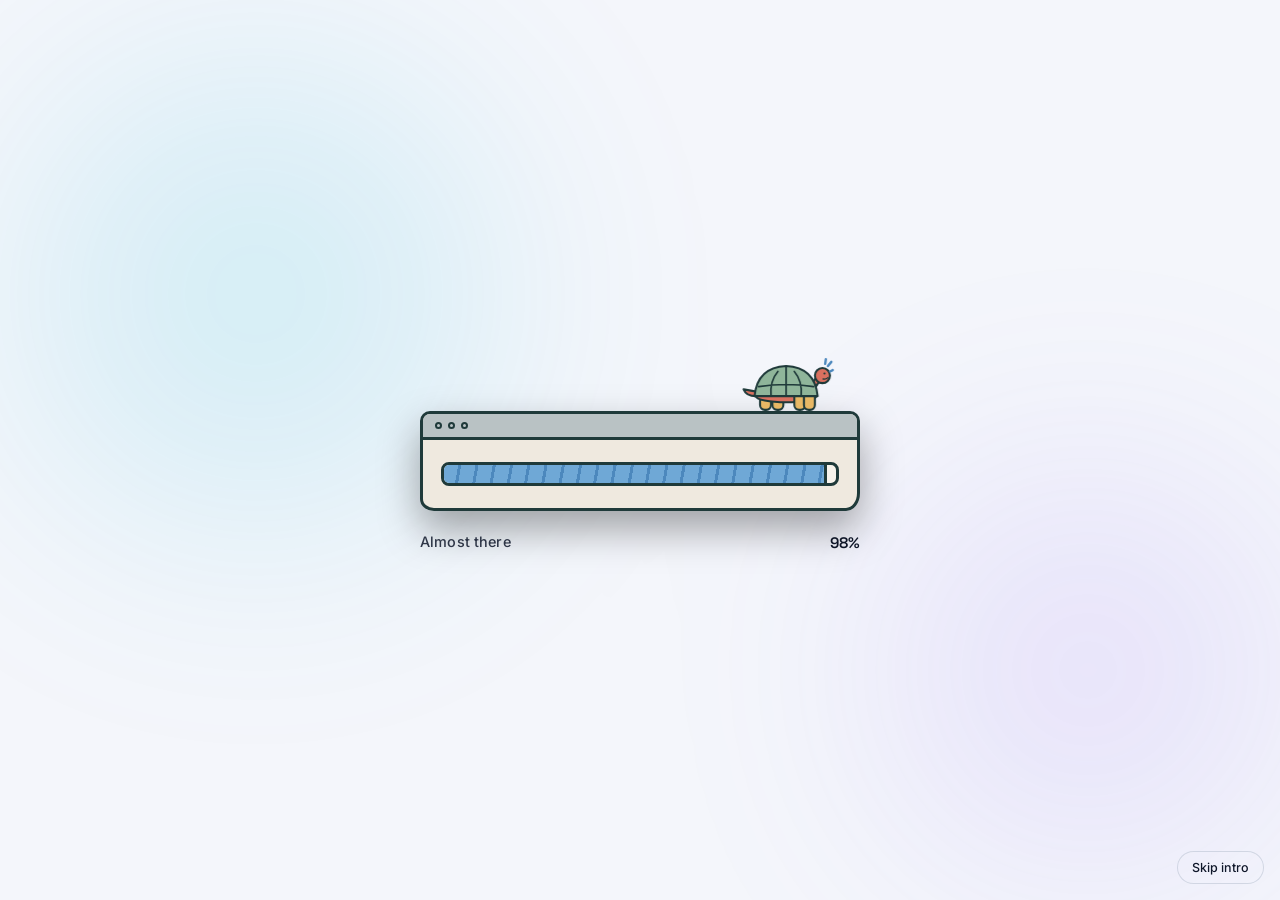
<file: index.html>
<!DOCTYPE html>
<html lang="en">

<head>
    <meta charset="UTF-8" />
    <meta name="viewport" content="width=device-width, initial-scale=1.0, viewport-fit=cover" />
    <meta name="google-site-verification" content="o4Kx3nv6QbTnX-3uEJTYt46DykIvtn0xxZeIbYy1yAg" />

    <title>Engr. Joever L. Sayson</title>
    <meta name="description" content="Software Engineer specializing in AI & Machine Learning, full-stack application development, system architecture, and hardware-software integration. Based in General Santos City, Philippines." />
    <meta name="author" content="Joever L. Sayson" />
    <meta name="theme-color" content="#030305" />
    <link rel="canonical" href="https://saysonjoever9.vercel.app/" />

    <!-- Open Graph -->
    <meta property="og:type" content="website" />
    <meta property="og:title" content="Joever L. Sayson  Software Engineer | AI & Systems" />
    <meta property="og:description" content="I design, build, and integrate intelligent software systems  AI, full-stack, and embedded." />
    <meta property="og:url" content="https://saysonjoever9.vercel.app/" />
    <meta property="og:image" content="https://saysonjoever9.vercel.app/image/og-cover.jpg" />
    <meta property="og:site_name" content="Joever L. Sayson" />

    <!-- Twitter -->
    <meta name="twitter:card" content="summary_large_image" />
    <meta name="twitter:title" content="Joever L. Sayson  Software Engineer" />
    <meta name="twitter:description" content="AI, full-stack, and embedded systems engineer building complete intelligent solutions." />
    <meta name="twitter:image" content="https://saysonjoever9.vercel.app/image/og-cover.jpg" />

    <link rel="icon" type="image/svg+xml" href="image/logo-mark.svg" />
    <link rel="preconnect" href="https://fonts.googleapis.com" />
    <link rel="preconnect" href="https://fonts.gstatic.com" crossorigin />
    <link href="https://fonts.googleapis.com/css2?family=Inter:wght@300;400;500;600;700;800&family=JetBrains+Mono:wght@400;500;600&family=Space+Grotesk:wght@500;600;700&display=swap" rel="stylesheet" />
    <link rel="stylesheet" href="https://cdnjs.cloudflare.com/ajax/libs/font-awesome/6.5.1/css/all.min.css" />

    <script>
        (function() {
            try {
                const saved = localStorage.getItem("theme");
                const prefersLight = window.matchMedia("(prefers-color-scheme: light)").matches;
                if (saved === "light" || (!saved && prefersLight)) {
                    document.documentElement.setAttribute("data-theme", "light");
                }
            } catch (e) {}
        })();
    </script>
    <link rel="stylesheet" href="style.css" />

</head>

<body>

    <!-- LOADER LOGIC: Kung wala pa naka-agi sa loader, i-redirect didto -->
    <script>
        if (!sessionStorage.getItem('introSeen')) {
            sessionStorage.setItem('introSeen', '1');
            window.location.replace('loader.html');
        }
    </script>
    <!-- Mobile header -->
    <header class="mobile-header" id="mobileHeader">
        <a href="home.html" class="mobile-logo" data-frame-link="home.html" aria-label="Home">
            <img src="image/logo-mark.svg" alt="Joever Sayson logo" class="logo-img" width="40" height="40" />
            <span class="logo-text">Engr. Joever<span>.dev</span></span>
        </a>
        <div class="mobile-actions">
            <button class="theme-toggle" id="themeToggleMobile" aria-label="Toggle theme">
        <i class="fa-solid fa-moon"></i>
      </button>
            <button class="menu-toggle" id="menuToggle" aria-label="Open menu" aria-expanded="false">
        <i class="fa-solid fa-bars"></i>
      </button>
        </div>
    </header>

    <!-- Sidebar -->
    <aside class="sidebar" id="sidebar">
        <a href="home.html" class="logo" data-frame-link="home.html" aria-label="Home">
            <img src="image/logo-mark.svg" alt="Joever Sayson logo" class="logo-img" onerror="this.style.display='none'; this.nextElementSibling.style.display='grid';" />
            <span class="logo-mark" style="display:none;">JS</span>
            <span class="logo-text">Engr. Joever<span>.dev</span></span>
        </a>

        <button class="mobile-close" id="mobileClose" aria-label="Close menu">
      <i class="fa-solid fa-xmark"></i>
    </button>

        <nav class="side-links" id="sideLinks" aria-label="Primary">
            <a href="home.html" class="nav-link active" data-frame-link="home.html"><i class="fa-solid fa-house"></i><span>Home</span></a>
            <a href="about.html" class="nav-link" data-frame-link="about.html"><i class="fa-solid fa-user"></i><span>About</span></a>
            <a href="experience.html" class="nav-link" data-frame-link="experience.html"><i class="fa-solid fa-briefcase"></i><span>Experience</span></a>
            <a href="skills.html" class="nav-link" data-frame-link="skills.html"><i class="fa-solid fa-code"></i><span>Skills</span></a>
            <a href="projects.html" class="nav-link" data-frame-link="projects.html"><i class="fa-solid fa-diagram-project"></i><span>Projects</span></a>
            <a href="research.html" class="nav-link" data-frame-link="research.html"><i class="fa-solid fa-flask"></i><span>Research</span></a>
            <a href="certificates.html" class="nav-link" data-frame-link="certificates.html"><i class="fa-solid fa-certificate"></i><span>Certificates</span></a>
            <a href="qa.html" class="nav-link" data-frame-link="qa.html"><i class="fa-solid fa-clipboard-check"></i><span>System Evaluator</span></a>
            <a href="approach.html" class="nav-link" data-frame-link="approach.html"><i class="fa-solid fa-compass-drafting"></i><span>Approach</span></a>
            <a href="contact.html" class="nav-link" data-frame-link="contact.html"><i class="fa-solid fa-envelope"></i><span>Contact</span></a>
        </nav>

        <div class="sidebar-bottom">
            <button class="theme-toggle" id="themeToggle" aria-label="Toggle theme" title="Toggle theme">
        <i class="fa-solid fa-moon"></i>
        <span>Dark Mode</span>
      </button>
        </div>
    </aside>

    <div class="nav-overlay" id="navOverlay" aria-hidden="true"></div>

    <main class="main-content">
        <iframe id="content-frame" src="home.html" title="Portfolio Content" loading="eager" allow="clipboard-write"></iframe>
    </main>

    <!-- Vercel Speed Insights -->
    <script type="module">
        import { injectSpeedInsights } from 'https://cdn.jsdelivr.net/npm/@vercel/speed-insights@1/dist/index.mjs';
        injectSpeedInsights();
    </script>

    <script src="script.js"></script>
</body>

</html>
</file>
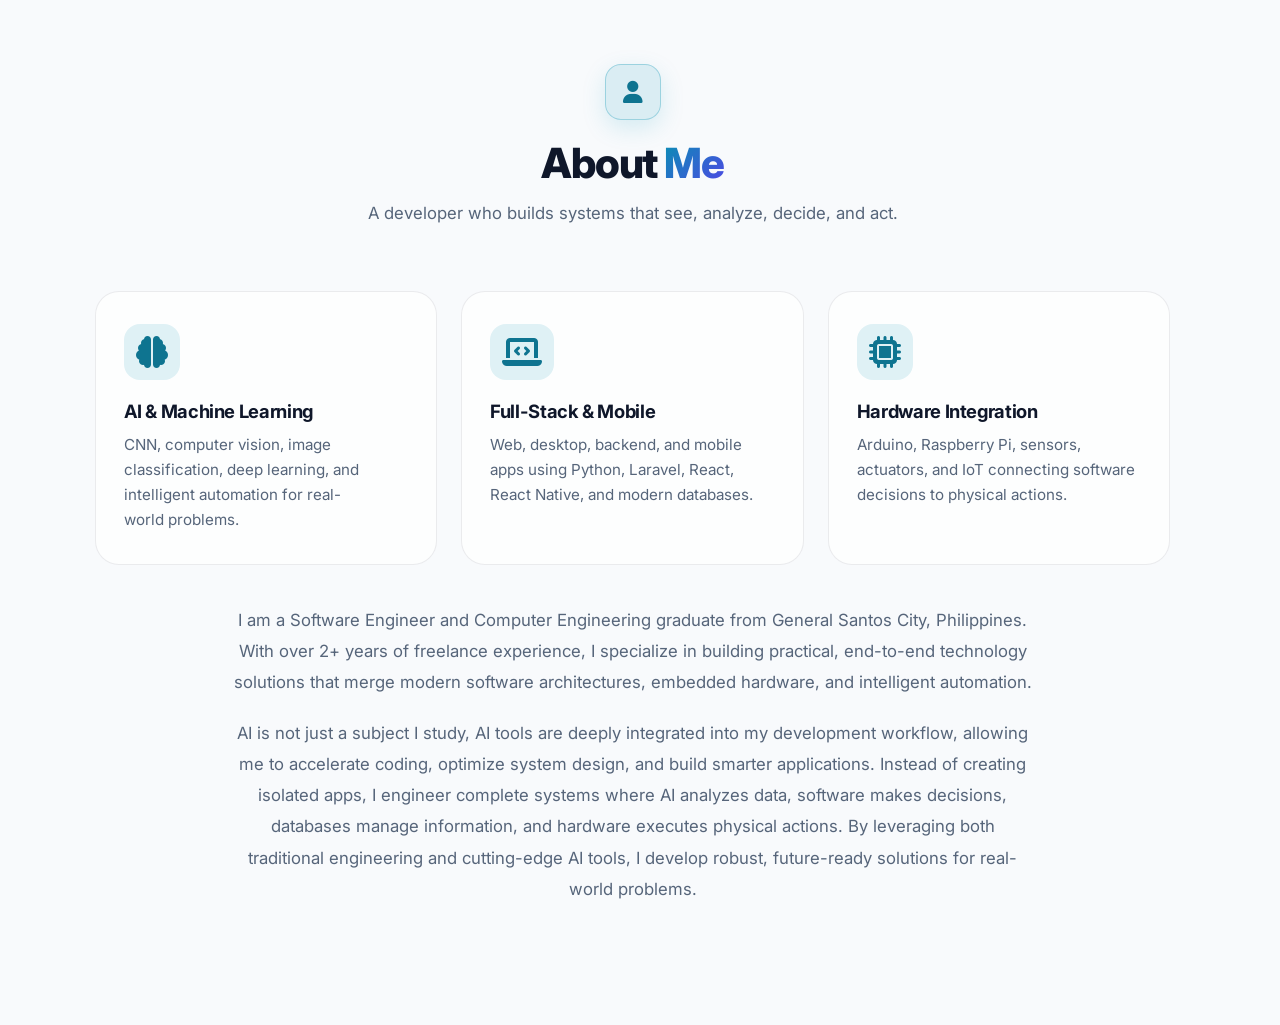
<file: about.html>
<!DOCTYPE html>
<html lang="en">

<head>
    <meta charset="UTF-8" />
    <meta name="viewport" content="width=device-width, initial-scale=1.0, viewport-fit=cover" />
    <title>About | Joever L. Sayson</title>
    <link rel="preconnect" href="https://fonts.googleapis.com" />
    <link rel="preconnect" href="https://fonts.gstatic.com" crossorigin />
    <link href="https://fonts.googleapis.com/css2?family=Inter:wght@300;400;500;600;700;800&family=JetBrains+Mono:wght@400;500;600&display=swap" rel="stylesheet" />
    <link rel="stylesheet" href="https://cdnjs.cloudflare.com/ajax/libs/font-awesome/6.5.1/css/all.min.css" />
    <link rel="stylesheet" href="style.css" />
    <script>
        (function() {
            const saved = localStorage.getItem("theme");
            const prefersLight = window.matchMedia("(prefers-color-scheme: light)").matches;
            if (saved === "light" || (!saved && prefersLight)) document.documentElement.setAttribute("data-theme", "light");
        })();
    </script>
</head>

<body class="frame-body">

    <section class="section" id="about">
        <div class="container">
            <div class="section-head reveal">
                <span class="section-icon"><i class="fa-solid fa-user"></i></span>
                <h2>About <span class="accent">Me</span></h2>
                <p class="section-sub">A developer who builds systems that see, analyze, decide, and act.</p>
            </div>

            <div class="about-grid">
                <!-- Card 1: AI & ML -->
                <div class="about-card reveal tilt">
                    <i class="fa-solid fa-brain about-icon"></i>
                    <h3>AI & Machine Learning</h3>
                    <p>CNN, computer vision, image classification, deep learning, and intelligent automation for real-world problems.</p>
                </div>

                <!-- Card 2: Full-Stack -->
                <div class="about-card reveal tilt">
                    <i class="fa-solid fa-laptop-code about-icon"></i>
                    <h3>Full-Stack & Mobile</h3>
                    <p>Web, desktop, backend, and mobile apps using Python, Laravel, React, React Native, and modern databases.</p>
                </div>

                <!-- Card 3: Hardware -->
                <div class="about-card reveal tilt">
                    <i class="fa-solid fa-microchip about-icon"></i>
                    <h3>Hardware Integration</h3>
                    <p>Arduino, Raspberry Pi, sensors, actuators, and IoT connecting software decisions to physical actions.</p>
                </div>

            </div>
        </div>

        <!-- UPDATED TEXT SUMMARY -->
        <div class="about-text reveal">
            <p>I am a Software Engineer and Computer Engineering graduate from General Santos City, Philippines. With over 2+ years of freelance experience, I specialize in building practical, end-to-end technology solutions that merge modern software architectures,
                embedded hardware, and intelligent automation.</p>

            <p>AI is not just a subject I study, AI tools are deeply integrated into my development workflow, allowing me to accelerate coding, optimize system design, and build smarter applications. Instead of creating isolated apps, I engineer complete
                systems where AI analyzes data, software makes decisions, databases manage information, and hardware executes physical actions. By leveraging both traditional engineering and cutting-edge AI tools, I develop robust, future-ready solutions
                for real-world problems.</p>
        </div>
    </section>

    <script src="script.js"></script>
</body>

</html>
</file>
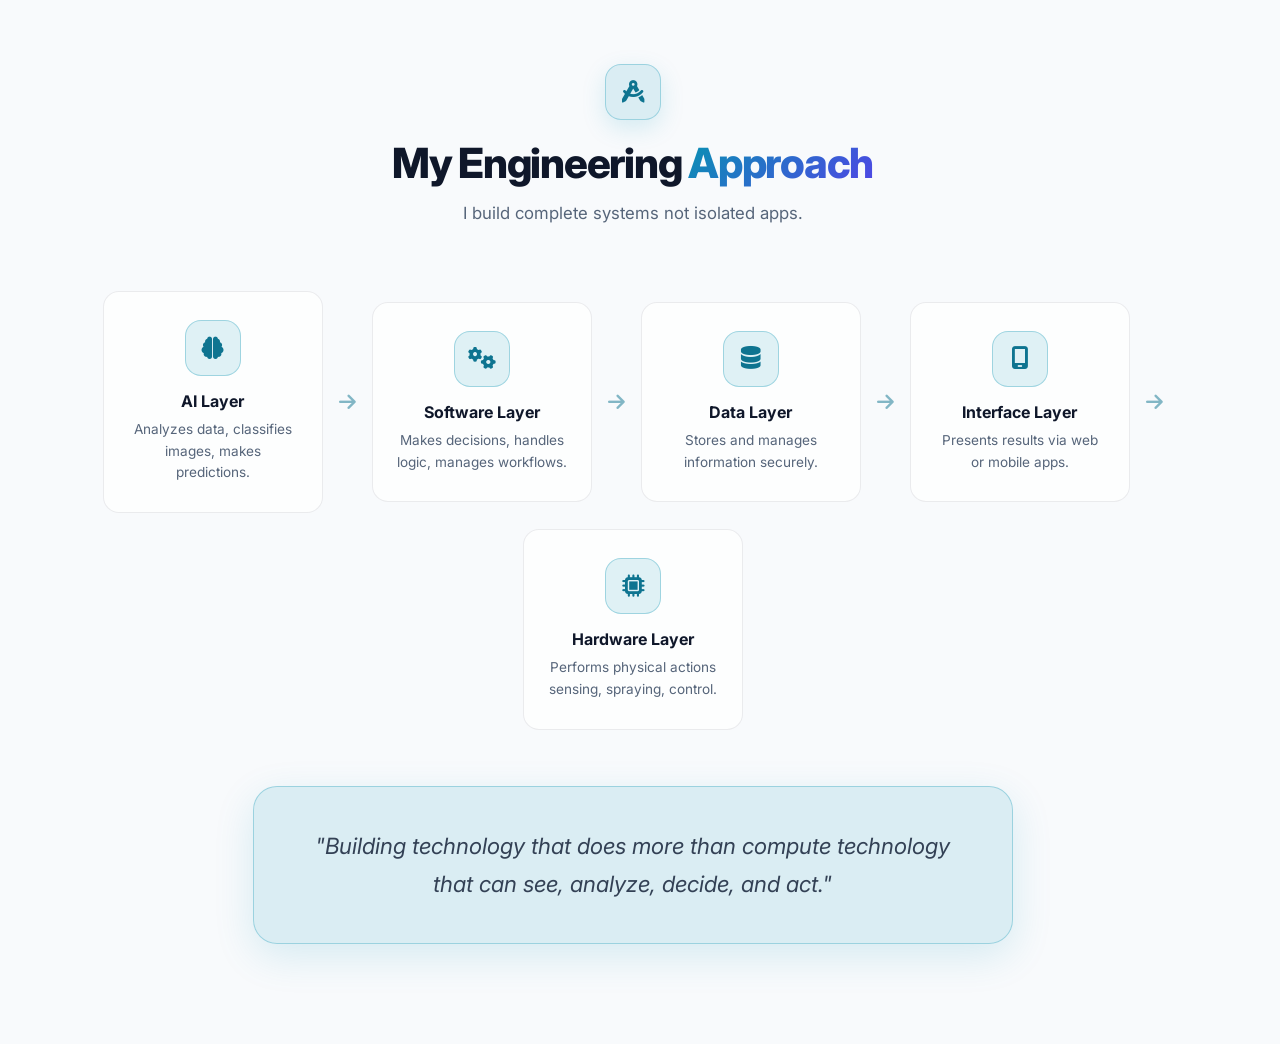
<file: approach.html>
<!DOCTYPE html>
<html lang="en">

<head>
    <meta charset="UTF-8" />
    <meta name="viewport" content="width=device-width, initial-scale=1.0, viewport-fit=cover" />
    <title>Approach | Joever L. Sayson</title>
    <link rel="preconnect" href="https://fonts.googleapis.com" />
    <link rel="preconnect" href="https://fonts.gstatic.com" crossorigin />
    <link href="https://fonts.googleapis.com/css2?family=Inter:wght@300;400;500;600;700;800&family=JetBrains+Mono:wght@400;500;600&display=swap" rel="stylesheet" />
    <link rel="stylesheet" href="https://cdnjs.cloudflare.com/ajax/libs/font-awesome/6.5.1/css/all.min.css" />
    <link rel="stylesheet" href="style.css" />
    <script>
        (function() {
            const saved = localStorage.getItem("theme");
            const prefersLight = window.matchMedia("(prefers-color-scheme: light)").matches;
            if (saved === "light" || (!saved && prefersLight)) document.documentElement.setAttribute("data-theme", "light");
        })();
    </script>
</head>

<body class="frame-body">

    <section class="section" id="approach">
        <div class="container">
            <div class="section-head reveal">
                <span class="section-icon"><i class="fa-solid fa-compass-drafting"></i></span>
                <h2>My Engineering <span class="accent">Approach</span></h2>
                <p class="section-sub">I build complete systems not isolated apps.</p>
            </div>

            <div class="approach-flow">
                <div class="flow-step reveal">
                    <div class="flow-icon"><i class="fa-solid fa-brain"></i></div>
                    <h4>AI Layer</h4>
                    <p>Analyzes data, classifies images, makes predictions.</p>
                </div>
                <div class="flow-arrow" aria-hidden="true"><i class="fa-solid fa-arrow-right"></i></div>

                <div class="flow-step reveal">
                    <div class="flow-icon"><i class="fa-solid fa-gears"></i></div>
                    <h4>Software Layer</h4>
                    <p>Makes decisions, handles logic, manages workflows.</p>
                </div>
                <div class="flow-arrow" aria-hidden="true"><i class="fa-solid fa-arrow-right"></i></div>

                <div class="flow-step reveal">
                    <div class="flow-icon"><i class="fa-solid fa-database"></i></div>
                    <h4>Data Layer</h4>
                    <p>Stores and manages information securely.</p>
                </div>
                <div class="flow-arrow" aria-hidden="true"><i class="fa-solid fa-arrow-right"></i></div>

                <div class="flow-step reveal">
                    <div class="flow-icon"><i class="fa-solid fa-mobile-screen"></i></div>
                    <h4>Interface Layer</h4>
                    <p>Presents results via web or mobile apps.</p>
                </div>
                <div class="flow-arrow" aria-hidden="true"><i class="fa-solid fa-arrow-right"></i></div>

                <div class="flow-step reveal">
                    <div class="flow-icon"><i class="fa-solid fa-microchip"></i></div>
                    <h4>Hardware Layer</h4>
                    <p>Performs physical actions sensing, spraying, control.</p>
                </div>
            </div>

            <blockquote class="quote reveal">
                "Building technology that does more than compute technology that can see, analyze, decide, and act."
            </blockquote>
        </div>
    </section>

    <script src="script.js"></script>
</body>

</html>
</file>
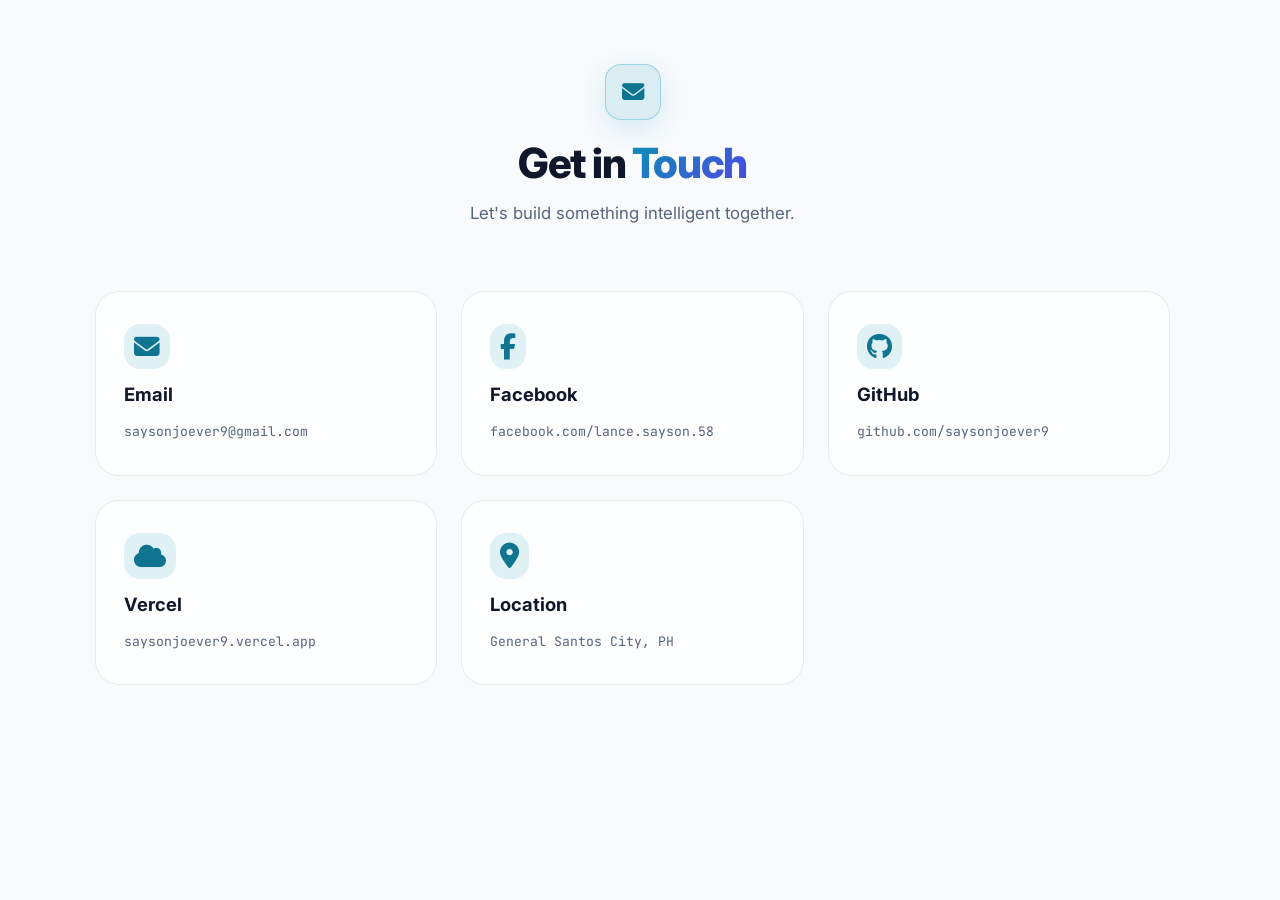
<file: contact.html>
<!DOCTYPE html>
<html lang="en">

<head>
    <meta charset="UTF-8" />
    <meta name="viewport" content="width=device-width, initial-scale=1.0, viewport-fit=cover" />
    <title>Contact | Joever L. Sayson</title>
    <link rel="preconnect" href="https://fonts.googleapis.com" />
    <link rel="preconnect" href="https://fonts.gstatic.com" crossorigin />
    <link href="https://fonts.googleapis.com/css2?family=Inter:wght@300;400;500;600;700;800&family=JetBrains+Mono:wght@400;500;600&display=swap" rel="stylesheet" />
    <link rel="stylesheet" href="https://cdnjs.cloudflare.com/ajax/libs/font-awesome/6.5.1/css/all.min.css" />
    <link rel="stylesheet" href="style.css" />
    <script>
        (function() {
            const saved = localStorage.getItem("theme");
            const prefersLight = window.matchMedia("(prefers-color-scheme: light)").matches;
            if (saved === "light" || (!saved && prefersLight)) document.documentElement.setAttribute("data-theme", "light");
        })();
    </script>
</head>

<body class="frame-body">

    <section class="section" id="contact">
        <div class="container">
            <div class="section-head reveal">
                <span class="section-icon"><i class="fa-solid fa-envelope"></i></span>
                <h2>Get in <span class="accent">Touch</span></h2>
                <p class="section-sub">Let's build something intelligent together.</p>
            </div>

            <div class="contact-grid">
                <a href="mailto:saysonjoever9@gmail.com" class="contact-card reveal tilt">
                    <i class="fa-solid fa-envelope"></i>
                    <h4>Email</h4>
                    <p>saysonjoever9@gmail.com</p>
                </a>

                <!-- GIDUGANG NGA FACEBOOK CARD -->
                <a href="https://www.facebook.com/lance.sayson.58" target="_blank" rel="noopener" class="contact-card reveal tilt">
                    <i class="fa-brands fa-facebook-f"></i>
                    <h4>Facebook</h4>
                    <p>facebook.com/lance.sayson.58</p>
                </a>

                <a href="https://github.com/saysonjoever9" target="_blank" rel="noopener" class="contact-card reveal tilt">
                    <i class="fa-brands fa-github"></i>
                    <h4>GitHub</h4>
                    <p>github.com/saysonjoever9</p>
                </a>

                <a href="https://saysonjoever9.vercel.app" target="_blank" rel="noopener" class="contact-card reveal tilt">
                    <i class="fa-solid fa-cloud"></i>
                    <h4>Vercel</h4>
                    <p>saysonjoever9.vercel.app</p>
                </a>

                <div class="contact-card reveal tilt">
                    <i class="fa-solid fa-location-dot"></i>
                    <h4>Location</h4>
                    <p>General Santos City, PH</p>
                </div>
            </div>
        </div>
    </section>

    <script src="script.js"></script>
</body>

</html>
</file>
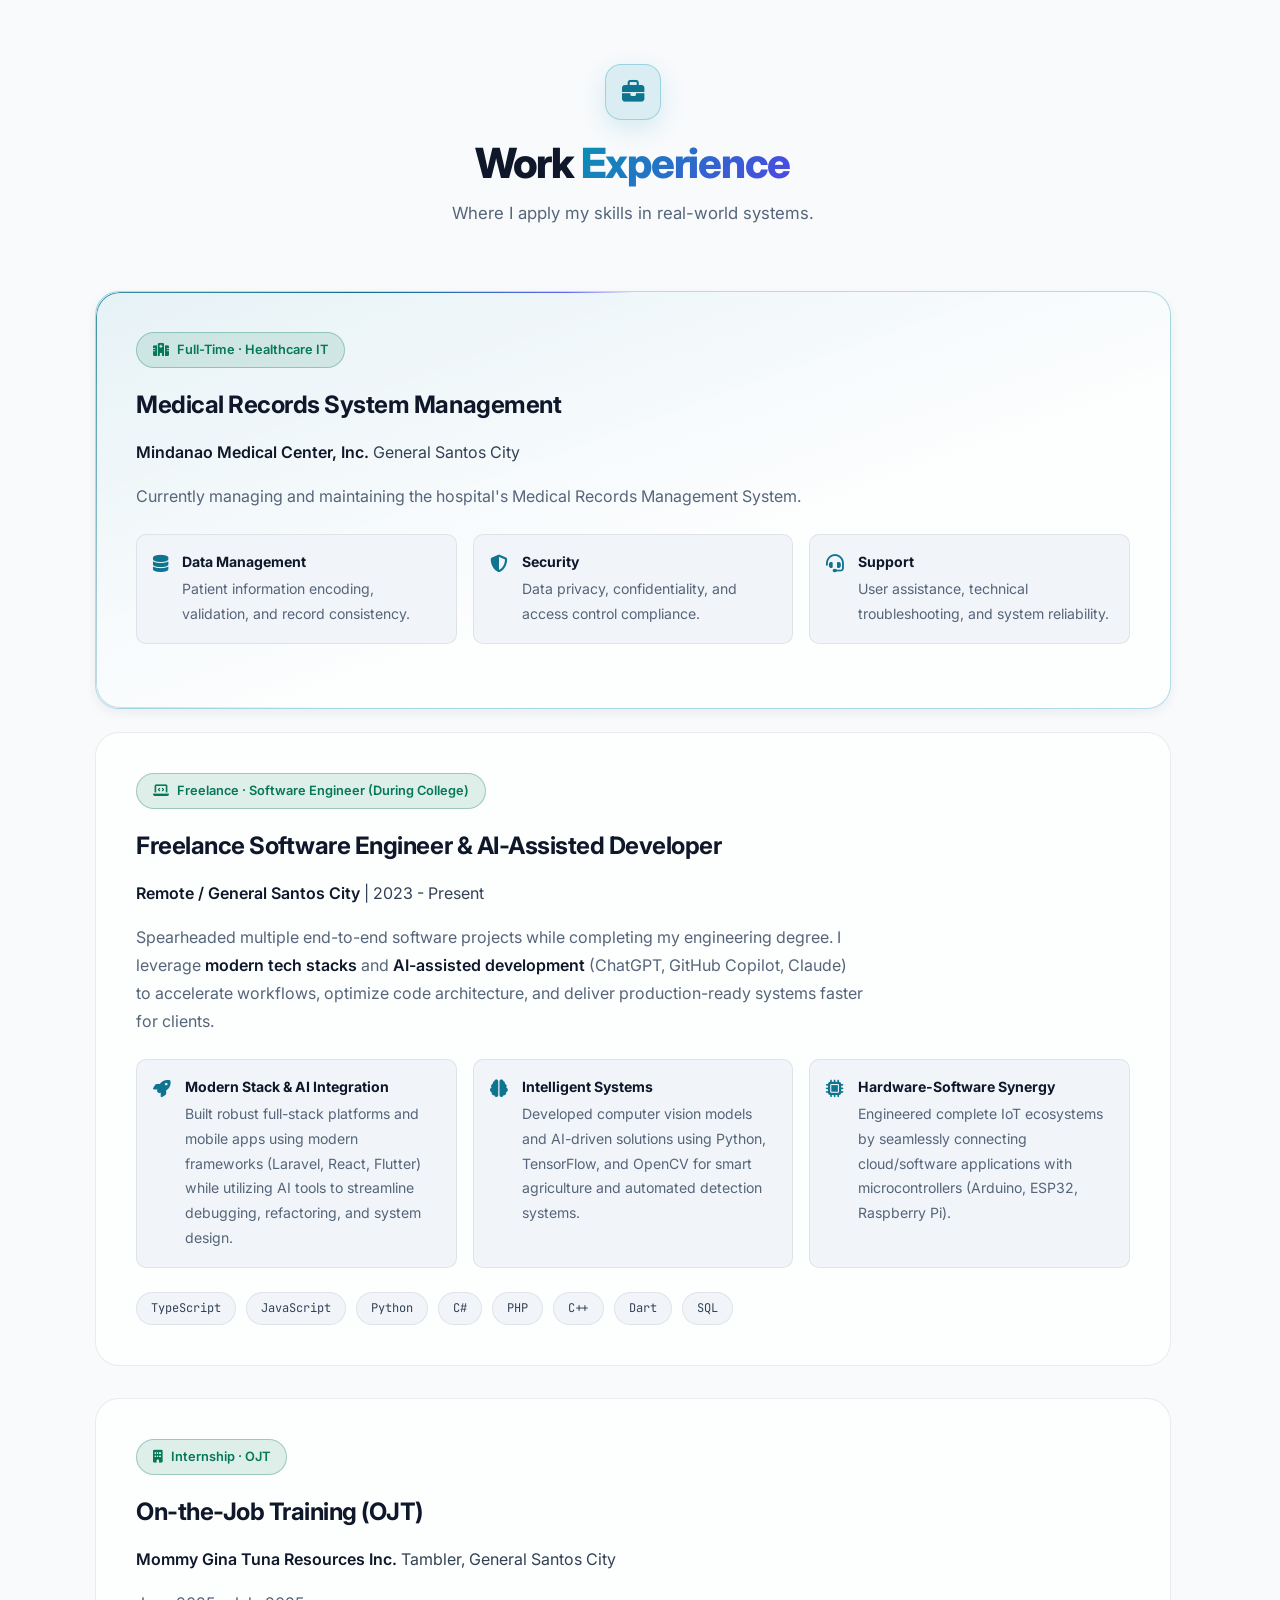
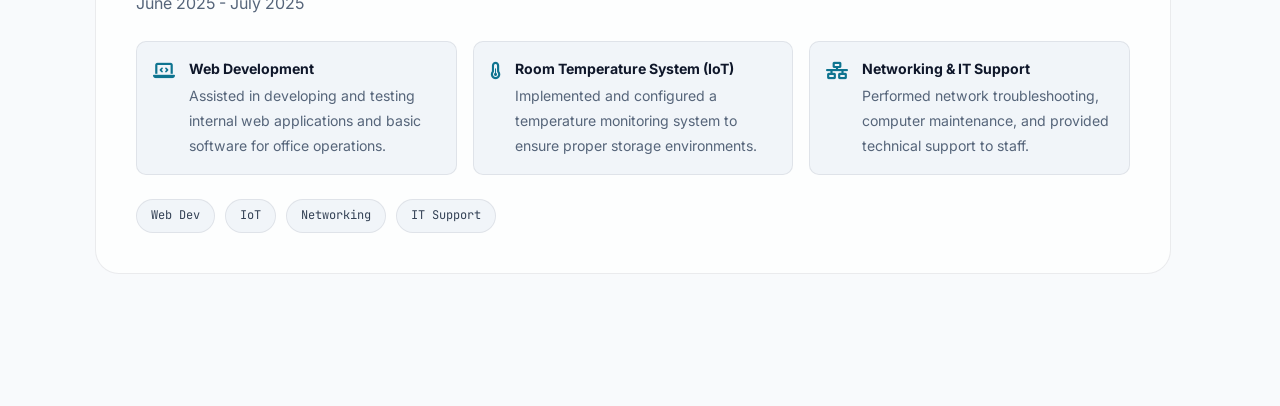
<file: experience.html>
<!DOCTYPE html>
<html lang="en">

<head>
    <meta charset="UTF-8" />
    <meta name="viewport" content="width=device-width, initial-scale=1.0, viewport-fit=cover" />
    <title>Experience | Joever L. Sayson</title>
    <link rel="preconnect" href="https://fonts.googleapis.com" />
    <link rel="preconnect" href="https://fonts.gstatic.com" crossorigin />
    <link href="https://fonts.googleapis.com/css2?family=Inter:wght@300;400;500;600;700;800&family=JetBrains+Mono:wght@400;500;600&display=swap" rel="stylesheet" />
    <link rel="stylesheet" href="https://cdnjs.cloudflare.com/ajax/libs/font-awesome/6.5.1/css/all.min.css" />
    <link rel="stylesheet" href="style.css" />
    <script>
        (function() {
            const saved = localStorage.getItem("theme");
            const prefersLight = window.matchMedia("(prefers-color-scheme: light)").matches;
            if (saved === "light" || (!saved && prefersLight)) document.documentElement.setAttribute("data-theme", "light");
        })();
    </script>
</head>

<body class="frame-body">

    <section class="section" id="experience">
        <div class="container">

            <div class="section-head reveal">
                <span class="section-icon"><i class="fa-solid fa-briefcase"></i></span>
                <h2>Work <span class="accent">Experience</span></h2>
                <p class="section-sub">Where I apply my skills in real-world systems.</p>
            </div>

            <!-- FULL-TIME EXPERIENCE -->
            <div class="project-card featured reveal" style="margin-bottom: 24px;">
                <div class="project-info">
                    <span class="project-badge badge-green">
                        <i class="fa-solid fa-hospital"></i> Full-Time · Healthcare IT
                    </span>
                    <h3>Medical Records System Management</h3>
                    <p><strong>Mindanao Medical Center, Inc.</strong> General Santos City</p>
                    <p>Currently managing and maintaining the hospital's Medical Records Management System.</p>

                    <div class="project-highlights">
                        <div class="highlight">
                            <i class="fa-solid fa-database"></i>
                            <div><strong>Data Management</strong><span>Patient information encoding, validation, and record consistency.</span></div>
                        </div>
                        <div class="highlight">
                            <i class="fa-solid fa-shield-halved"></i>
                            <div><strong>Security</strong><span>Data privacy, confidentiality, and access control compliance.</span></div>
                        </div>
                        <div class="highlight">
                            <i class="fa-solid fa-headset"></i>
                            <div><strong>Support</strong><span>User assistance, technical troubleshooting, and system reliability.</span></div>
                        </div>
                    </div>
                </div>
            </div>

            <!-- FREELANCE EXPERIENCE (UPDATED FOR COLLEGE & AI MODERN TOOLS) -->
            <div class="project-card reveal">
                <div class="project-info">
                    <span class="project-badge badge-green">
                        <i class="fa-solid fa-laptop-code"></i> Freelance · Software Engineer (During College)
                    </span>
                    <h3>Freelance Software Engineer & AI-Assisted Developer</h3>
                    <p><strong>Remote / General Santos City</strong> | 2023 - Present</p>
                    <p>Spearheaded multiple end-to-end software projects while completing my engineering degree. I leverage <strong>modern tech stacks</strong> and <strong>AI-assisted development</strong> (ChatGPT, GitHub Copilot, Claude) to accelerate workflows,
                        optimize code architecture, and deliver production-ready systems faster for clients.</p>

                    <div class="project-highlights">
                        <div class="highlight">
                            <i class="fa-solid fa-rocket"></i>
                            <div>
                                <strong>Modern Stack & AI Integration</strong>
                                <span>Built robust full-stack platforms and mobile apps using modern frameworks (Laravel, React, Flutter) while utilizing AI tools to streamline debugging, refactoring, and system design.</span>
                            </div>
                        </div>
                        <div class="highlight">
                            <i class="fa-solid fa-brain"></i>
                            <div>
                                <strong>Intelligent Systems</strong>
                                <span>Developed computer vision models and AI-driven solutions using Python, TensorFlow, and OpenCV for smart agriculture and automated detection systems.</span>
                            </div>
                        </div>
                        <div class="highlight">
                            <i class="fa-solid fa-microchip"></i>
                            <div>
                                <strong>Hardware-Software Synergy</strong>
                                <span>Engineered complete IoT ecosystems by seamlessly connecting cloud/software applications with microcontrollers (Arduino, ESP32, Raspberry Pi).</span>
                            </div>
                        </div>
                    </div>

                    <!-- CONVINCING PROGRAMMING LANGUAGES & TECH STACK -->
                    <div class="project-tech">
                        <span>TypeScript</span>
                        <span>JavaScript</span>
                        <span>Python</span>
                        <span>C#</span>
                        <span>PHP</span>
                        <span>C++</span>
                        <span>Dart</span>
                        <span>SQL</span>
                    </div>
                </div>
            </div>

            <!-- OJT EXPERIENCE -->
            <div class="project-card reveal">
                <div class="project-info">
                    <span class="project-badge badge-green">
                        <i class="fa-solid fa-building"></i> Internship · OJT
                    </span>
                    <h3>On-the-Job Training (OJT)</h3>
                    <p><strong>Mommy Gina Tuna Resources Inc.</strong> Tambler, General Santos City</p>
                    <p>June 2025 - July 2025</p>

                    <div class="project-highlights">
                        <div class="highlight">
                            <i class="fa-solid fa-laptop-code"></i>
                            <div>
                                <strong>Web Development</strong>
                                <span>Assisted in developing and testing internal web applications and basic software for office operations.</span>
                            </div>
                        </div>
                        <div class="highlight">
                            <i class="fa-solid fa-temperature-half"></i>
                            <div>
                                <strong>Room Temperature System (IoT)</strong>
                                <span>Implemented and configured a temperature monitoring system to ensure proper storage environments.</span>
                            </div>
                        </div>
                        <div class="highlight">
                            <i class="fa-solid fa-network-wired"></i>
                            <div>
                                <strong>Networking & IT Support</strong>
                                <span>Performed network troubleshooting, computer maintenance, and provided technical support to staff.</span>
                            </div>
                        </div>
                    </div>

                    <div class="project-tech">
                        <span>Web Dev</span><span>IoT</span><span>Networking</span><span>IT Support</span>
                    </div>
                </div>
            </div>

        </div>
    </section>

    <script src="script.js"></script>
</body>

</html>
</file>
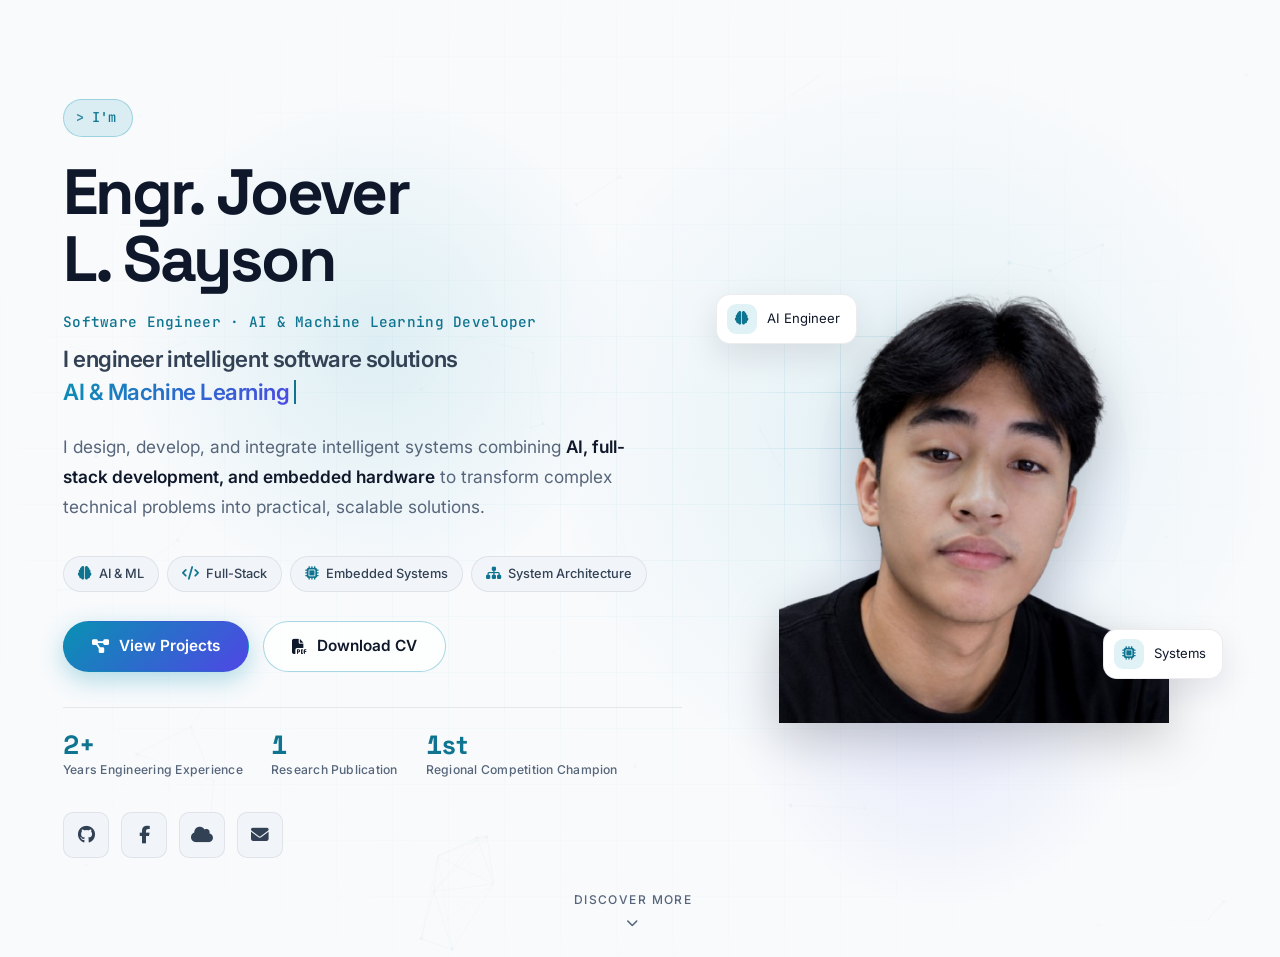
<file: home.html>
<!DOCTYPE html>
<html lang="en">

<head>
    <meta charset="UTF-8" />
    <meta name="viewport" content="width=device-width, initial-scale=1.0, viewport-fit=cover" />
    <title>Joever L. Sayson Software Engineer | AI & Machine Learning Developer</title>
    <meta name="description" content="Software Engineer specializing in AI & Machine Learning, full-stack application development, system architecture, and hardware-software integration. Based in General Santos City, Philippines." />
    <link rel="icon" type="image/svg+xml" href="image/logo-mark.svg" />
    <link rel="preconnect" href="https://fonts.googleapis.com" />
    <link rel="preconnect" href="https://fonts.gstatic.com" crossorigin />
    <link href="https://fonts.googleapis.com/css2?family=Inter:wght@300;400;500;600;700;800&family=JetBrains+Mono:wght@400;500;600&family=Space+Grotesk:wght@500;600;700&display=swap" rel="stylesheet" />
    <link rel="stylesheet" href="https://cdnjs.cloudflare.com/ajax/libs/font-awesome/6.5.1/css/all.min.css" />
    <link rel="stylesheet" href="style.css" />
    <script>
        (function() {
            const saved = localStorage.getItem("theme");
            const prefersLight = window.matchMedia("(prefers-color-scheme: light)").matches;
            if (saved === "light" || (!saved && prefersLight)) document.documentElement.setAttribute("data-theme", "light");
        })();
    </script>
</head>

<body class="frame-body">

    <section class="hero" id="home">
        <div class="hero-bg" aria-hidden="true">
            <canvas id="hero-canvas"></canvas>
            <div class="grid-overlay"></div>
            <div class="glow-orb glow-orb-1"></div>
            <div class="glow-orb glow-orb-2"></div>
        </div>

        <div class="hero-content">
            <div class="hero-text">
                <div class="hero-greeting-wrapper reveal-fade">
                    <span class="hero-greeting">I'm</span>
                </div>

                <h1 class="hero-name reveal-fade">Engr. Joever L. Sayson</h1>

                <p class="hero-positioning reveal-fade">
                    Software Engineer · AI &amp; Machine Learning Developer
                </p>

                <h2 class="hero-title reveal-fade">
                    <span class="hero-role">I engineer intelligent software solutions</span>
                    <span class="hero-role accent-text" id="typed">AI &amp; Machine Learning Developer</span>
                </h2>

                <p class="hero-desc reveal-fade">
                    I design, develop, and integrate intelligent systems combining <strong>AI, full-stack development, and embedded hardware</strong> to transform complex technical problems into practical, scalable solutions.
                </p>

                <div class="hero-pillars reveal-fade" aria-label="Engineering specialties">
                    <span class="hero-pillar"><i class="fa-solid fa-brain"></i> AI &amp; ML</span>
                    <span class="hero-pillar"><i class="fa-solid fa-code"></i> Full-Stack</span>
                    <span class="hero-pillar"><i class="fa-solid fa-microchip"></i> Embedded Systems</span>
                    <span class="hero-pillar"><i class="fa-solid fa-sitemap"></i> System Architecture</span>
                </div>

                <div class="hero-cta reveal-fade">
                    <a href="projects.html" class="btn btn-primary" data-frame-link="projects.html">
                        <i class="fa-solid fa-diagram-project"></i> View Projects
                    </a>
                    <a href="image/JOEVER_LOBO_SAYSON_CV.pdf" class="btn btn-outline" target="_blank" rel="noopener">
                        <i class="fa-solid fa-file-pdf"></i> Download CV
                    </a>
                </div>

                <div class="hero-proof reveal-fade" aria-label="Credentials">
                    <div class="hero-proof-item">
                        <strong>2+</strong>
                        <span>Years Engineering Experience</span>
                    </div>
                    <div class="hero-proof-item">
                        <strong>1</strong>
                        <span>Research Publication</span>
                    </div>
                    <div class="hero-proof-item">
                        <strong>1st</strong>
                        <span>Regional Competition Champion</span>
                    </div>
                </div>

                <div class="hero-socials reveal-fade">
                    <a href="https://github.com/saysonjoever9" target="_blank" rel="noopener" aria-label="GitHub"><i class="fa-brands fa-github"></i></a>
                    <a href="https://www.facebook.com/lance.sayson.58" target="_blank" rel="noopener" aria-label="Facebook"><i class="fa-brands fa-facebook-f"></i></a>
                    <a href="https://saysonjoever9.vercel.app" target="_blank" rel="noopener" aria-label="Vercel"><i class="fa-solid fa-cloud"></i></a>
                    <a href="mailto:saysonjoever9@gmail.com" aria-label="Email"><i class="fa-solid fa-envelope"></i></a>
                </div>
            </div>

            <div class="hero-image-wrapper reveal-fade">
                <div class="hero-image" id="heroCard">
                    <div class="image-frame">
                        <img src="image/profile.png" alt="Joever L. Sayson" loading="eager" />
                    </div>
                    <div class="glow-ring"></div>
                    <div class="floating-badge badge-1"><i class="fa-solid fa-brain"></i> AI Engineer</div>
                    <div class="floating-badge badge-2"><i class="fa-solid fa-microchip"></i> Systems</div>
                </div>
            </div>
        </div>

        <a href="about.html" class="scroll-down reveal-fade" data-frame-link="about.html" aria-label="Discover more">
            <span>Discover More</span>
            <i class="fa-solid fa-chevron-down"></i>
        </a>
    </section>

    <script src="script.js"></script>
</body>

</html>
</file>
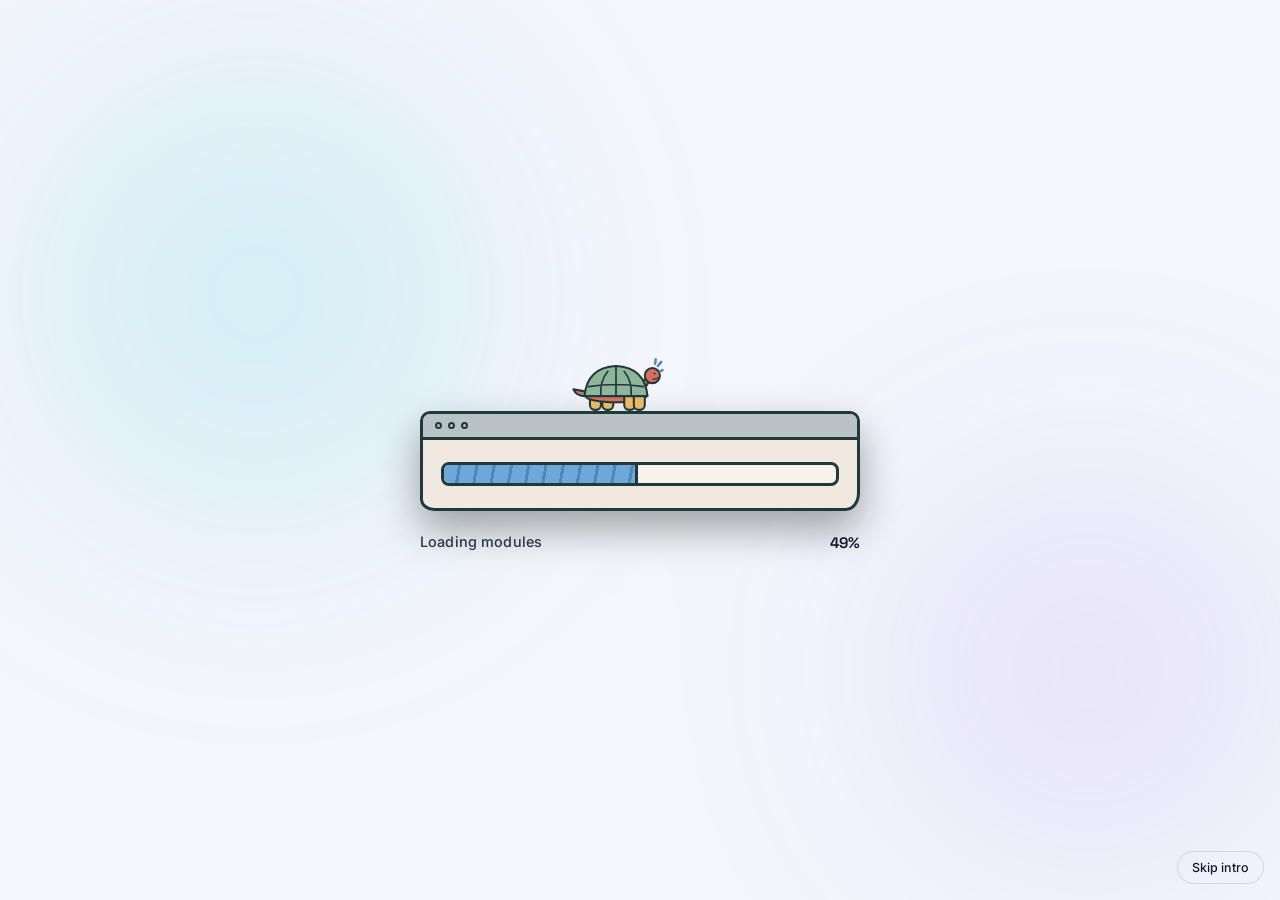
<file: loader.html>
<!DOCTYPE html>
<html lang="en">

<head>
    <meta charset="UTF-8" />
    <meta name="viewport" content="width=device-width, initial-scale=1.0, viewport-fit=cover" />
    <title>Loading | Joever L. Sayson</title>
    <link rel="preconnect" href="https://fonts.googleapis.com" />
    <link rel="preconnect" href="https://fonts.gstatic.com" crossorigin />
    <link href="https://fonts.googleapis.com/css2?family=Inter:wght@400;500;600&family=Space+Grotesk:wght@600;700&display=swap" rel="stylesheet" />
    <link rel="stylesheet" href="style.css" />
    <link rel="prefetch" href="index.html" />

    <style>
         :root {
            --ink: #1f3a3a;
            --paper: #efe9df;
            --bar: #b9c2c4;
            --blue: #6fa8d6;
            --blue-d: #4c88bd;
            --shell: #8fb59a;
            --skin: #d9705f;
            --leg: #e8b865;
        }
        
        body {
            margin: 0;
            overflow: hidden;
            background: #030305;
            color: #f1f5f9;
            font-family: 'Inter', sans-serif;
            -webkit-font-smoothing: antialiased;
        }
        
        [data-theme="light"] body {
            background: #f4f6fb;
            color: #0f172a;
        }
        
        .aurora-bg {
            position: fixed;
            inset: 0;
            z-index: 0;
            filter: blur(100px);
            opacity: .6;
            pointer-events: none;
        }
        
        [data-theme="light"] .aurora-bg {
            opacity: .35;
            filter: blur(120px);
        }
        
        .aurora-blob {
            position: absolute;
            border-radius: 50%;
            mix-blend-mode: screen;
            animation: float-blob 20s ease-in-out infinite alternate;
        }
        
        [data-theme="light"] .aurora-blob {
            mix-blend-mode: multiply;
        }
        
        .blob-1 {
            width: 60vw;
            height: 60vw;
            top: -10%;
            left: -10%;
            background: radial-gradient(circle, rgba(6, 182, 212, .6), transparent 60%);
        }
        
        .blob-2 {
            width: 50vw;
            height: 50vw;
            bottom: -10%;
            right: -10%;
            background: radial-gradient(circle, rgba(139, 92, 246, .6), transparent 60%);
            animation-delay: -7s;
        }
        
        @keyframes float-blob {
            to {
                transform: translate(8%, -8%) scale(1.15);
            }
        }
        
        .tt-main {
            position: relative;
            z-index: 2;
            min-height: 100vh;
            min-height: 100dvh;
            display: flex;
            flex-direction: column;
            align-items: center;
            justify-content: center;
            gap: 22px;
            padding: env(safe-area-inset-top, 0) 20px env(safe-area-inset-bottom, 0);
            animation: enter 1s cubic-bezier(.16, 1, .3, 1) backwards;
        }
        
        @keyframes enter {
            from {
                opacity: 0;
                transform: translateY(18px);
            }
            to {
                opacity: 1;
                transform: none;
            }
        }
        
        .entrance-loader.is-done .tt-main {
            opacity: 0;
            transform: translateY(-10px);
            transition: opacity .4s ease, transform .4s ease;
        }
        /* ---- Stage: turtle walks on top of the window ---- */
        
        .tt-stage {
            --p: 0;
            position: relative;
            width: min(440px, 88vw);
            padding-top: 62px;
        }
        
        .tt-turtle {
            position: absolute;
            top: 6px;
            left: 0;
            width: 96px;
            overflow: visible;
            will-change: transform;
        }
        
        .tt-body {
            animation: bob .6s ease-in-out infinite;
        }
        
        .tt-leg {
            transform-box: fill-box;
            transform-origin: 50% 8%;
            animation: step .6s ease-in-out infinite alternate;
        }
        
        .tt-leg.b {
            animation-direction: alternate-reverse;
        }
        
        .tt-spark {
            animation: spark .6s steps(2) infinite;
        }
        
        @keyframes bob {
            50% {
                transform: translateY(-1.5px);
            }
        }
        
        @keyframes step {
            from {
                transform: rotate(-20deg);
            }
            to {
                transform: rotate(20deg);
            }
        }
        
        @keyframes spark {
            50% {
                opacity: .15;
            }
        }
        
        .is-ready .tt-leg,
        .is-ready .tt-spark {
            animation: none;
        }
        
        .is-ready .tt-body {
            animation: hop .5s ease-out;
        }
        
        @keyframes hop {
            40% {
                transform: translateY(-14px);
            }
        }
        
        .is-still .tt-leg,
        .is-still .tt-spark,
        .is-still .tt-body {
            animation-play-state: paused;
        }
        /* ---- Browser window drawing ---- */
        
        .tt-window {
            background: var(--paper);
            border: 3px solid var(--ink);
            border-radius: 10px 10px 14px 14px / 10px 10px 18px 12px;
            box-shadow: 0 18px 40px rgba(0, 0, 0, .35);
            overflow: hidden;
        }
        
        .tt-titlebar {
            display: flex;
            gap: 6px;
            padding: 8px 12px;
            background: var(--bar);
            border-bottom: 3px solid var(--ink);
        }
        
        .tt-titlebar i {
            width: 7px;
            height: 7px;
            border-radius: 50%;
            border: 2px solid var(--ink);
        }
        
        .tt-track {
            margin: 22px 18px;
            height: 24px;
            border: 3px solid var(--ink);
            border-radius: 8px;
            background: #f7f3ec;
            overflow: hidden;
        }
        
        .tt-fill {
            height: 100%;
            width: 0;
            background: repeating-linear-gradient(100deg, var(--blue) 0 14px, var(--blue-d) 14px 17px);
            border-right: 3px solid var(--ink);
        }
        /* ---- Status line ---- */
        
        .tt-meta {
            width: min(440px, 88vw);
            display: flex;
            justify-content: space-between;
            font: 500 .9rem 'Inter', sans-serif;
            letter-spacing: .01em;
        }
        
        .tt-meta .tt-label {
            opacity: .85;
        }
        
        .tt-meta .tt-count {
            font: 600 .95rem 'Space Grotesk', sans-serif;
            font-variant-numeric: tabular-nums;
        }
        
        .skip-btn {
            position: fixed;
            right: max(16px, env(safe-area-inset-right, 0px));
            bottom: max(16px, env(safe-area-inset-bottom, 0px));
            z-index: 5;
            padding: 8px 14px;
            font: 500 .78rem 'Inter', sans-serif;
            color: inherit;
            background: rgba(255, 255, 255, .06);
            border: 1px solid rgba(148, 163, 184, .35);
            border-radius: 999px;
            cursor: pointer;
        }
        
        .skip-btn:hover {
            background: rgba(6, 182, 212, .18);
        }
        
        .skip-btn:focus-visible {
            outline: 2px solid #06b6d4;
            outline-offset: 3px;
        }
        
        .sr-only {
            position: absolute;
            width: 1px;
            height: 1px;
            overflow: hidden;
            clip: rect(0 0 0 0);
            white-space: nowrap;
        }
        
        @media (prefers-reduced-motion: reduce) {
            .aurora-blob,
            .tt-body,
            .tt-leg,
            .tt-spark,
            .tt-main {
                animation: none;
            }
        }
    </style>

    <script>
        (function() {
            try {
                const s = localStorage.getItem("theme");
                if (s === "light" || (!s && matchMedia("(prefers-color-scheme: light)").matches)) {
                    document.documentElement.setAttribute("data-theme", "light");
                }
            } catch (e) {}
        })();
    </script>
    <noscript><meta http-equiv="refresh" content="0; url=index.html#home" /></noscript>
</head>

<body>
    <div class="entrance-loader" id="entranceLoader">

        <div class="aurora-bg" aria-hidden="true">
            <div class="aurora-blob blob-1"></div>
            <div class="aurora-blob blob-2"></div>
        </div>
        <div class="loader-noise" aria-hidden="true"></div>

        <main class="tt-main">
            <div class="tt-stage" id="stage">

                <!-- Original doodle turtle, faces right -->
                <svg class="tt-turtle" viewBox="0 0 140 86" aria-hidden="true" fill="none" stroke="#1f3a3a" stroke-width="3" stroke-linecap="round" stroke-linejoin="round">
                    <g class="tt-body">
                        <!-- back legs -->
                        <g transform="translate(40 54)"><g class="tt-leg b"><rect x="-8" y="0" width="16" height="26" rx="7" fill="#e8b865" /></g></g>
                        <g transform="translate(58 54)"><g class="tt-leg"><rect x="-8" y="0" width="16" height="26" rx="7" fill="#e8b865" /></g></g>
                        <!-- tail -->
                        <path d="M26 60 Q12 60 8 50 Q18 52 30 54Z" fill="#d9705f" />
                        <!-- underbody -->
                        <ellipse cx="70" cy="60" rx="44" ry="9" fill="#d9705f" />
                        <!-- front legs -->
                        <g transform="translate(90 54)"><g class="tt-leg"><rect x="-8" y="0" width="16" height="26" rx="7" fill="#e8b865" /></g></g>
                        <g transform="translate(104 54)"><g class="tt-leg b"><rect x="-8" y="0" width="16" height="26" rx="7" fill="#e8b865" /></g></g>
                        <!-- neck + head -->
                        <path d="M102 56 Q114 40 118 32" stroke-width="10" stroke="#1f3a3a" />
                        <path d="M102 56 Q114 40 118 32" stroke-width="4" stroke="#d9705f" />
                        <circle cx="123" cy="30" r="11" fill="#d9705f" />
                        <circle cx="126" cy="27" r="1.6" fill="#1f3a3a" stroke="none" />
                        <path d="M124 35 q4 1 7 -2" stroke-width="2" />
                        <!-- shell -->
                        <path d="M24 60 Q28 18 70 16 Q112 18 116 60Z" fill="#8fb59a" />
                        <path d="M48 60 Q46 38 58 24 M70 60 V17 M92 60 Q94 38 82 24 M30 46 Q70 40 110 46" stroke-width="2.5" />
                    </g>
                    <!-- effort sparks in front of the head -->
                    <g class="tt-spark" stroke="#4c88bd" stroke-width="3.5">
                        <path d="M136 10 L131 16" /><path d="M138 22 L134 24" /><path d="M128 6 L127 13" />
                    </g>
                </svg>

                <div class="tt-window">
                    <div class="tt-titlebar" aria-hidden="true"><i></i><i></i><i></i></div>
                    <div class="tt-track" id="progressTrack" role="progressbar" aria-label="Page loading" aria-valuemin="0" aria-valuemax="100" aria-valuenow="0">
                        <div class="tt-fill" id="progressFill"></div>
                    </div>
                </div>
            </div>

            <div class="tt-meta">
                <span class="tt-label" id="progressStatus">Taking it slow</span>
                <span class="tt-count" id="progressCount" aria-hidden="true">0%</span>
            </div>
            <p class="sr-only" id="liveStatus" role="status" aria-live="polite"></p>
        </main>

        <button type="button" class="skip-btn" id="skipBtn">Skip intro</button>

        <div class="exit-curtain" aria-hidden="true">
            <span></span><span></span><span></span><span></span><span></span>
        </div>
    </div>

    <script>
        (function() {
            const TARGET = "index.html#home";
            const $ = (id) => document.getElementById(id);
            const loader = $("entranceLoader"),
                stage = $("stage"),
                fill = $("progressFill"),
                status = $("progressStatus"),
                count = $("progressCount"),
                track = $("progressTrack"),
                live = $("liveStatus");
            const reduced = matchMedia("(prefers-reduced-motion: reduce)").matches;

            let seen = false;
            try {
                seen = sessionStorage.getItem("introSeen") === "1";
                sessionStorage.setItem("introSeen", "1");
            } catch (e) {}

            // Long enough for the turtle to be seen, short for returning visitors
            const MIN_MS = reduced ? 300 : (seen ? 800 : 2800);
            const MAX_MS = 6500;
            const EXIT_MS = reduced ? 300 : 1100;

            const labels = [
                [0, "Taking it slow"],
                [25, "Loading modules"],
                [55, "Syncing data"],
                [85, "Almost there"],
                [100, "Made it"]
            ];

            const tasks = {
                fonts: false,
                page: false
            };
            const done = (k) => () => {
                tasks[k] = true;
            };
            if (document.fonts && document.fonts.ready) document.fonts.ready.then(done("fonts"), done("fonts"));
            else tasks.fonts = true;
            if (document.readyState === "complete") tasks.page = true;
            else addEventListener("load", done("page"));

            const real = () => {
                const v = Object.values(tasks);
                return v.filter(Boolean).length / v.length;
            };

            const turtle = stage.querySelector(".tt-turtle");
            let stageW = stage.clientWidth;
            addEventListener("resize", () => {
                stageW = stage.clientWidth;
            });
            let shown = 0,
                last = "",
                finished = false;
            const t0 = performance.now();

            function render(pct) {
                const p = Math.round(pct);
                fill.style.width = pct + "%";
                const x = stageW * (0.05 + pct * 0.008) - 48;
                turtle.style.transform = `translate3d(${x.toFixed(1)}px,0,0)`;
                count.textContent = p + "%";
                track.setAttribute("aria-valuenow", p);
                let label = labels[0][1];
                for (const [at, text] of labels)
                    if (pct >= at) label = text;
                if (label !== last) {
                    last = label;
                    status.textContent = label;
                    live.textContent = label;
                }
            }

            function finish() {
                if (finished) return;
                finished = true;
                render(100);
                stage.classList.remove("is-still");
                loader.classList.add("is-done", "is-ready");
                setTimeout(() => location.replace(TARGET), EXIT_MS);
            }

            function frame(now) {
                if (finished) return;
                const dt = Math.max(0, Math.min(now - (frame.prev || now), 50));
                frame.prev = now;
                const el = now - t0;
                const t = Math.min(el / MIN_MS, 1);
                const byTime = t * t * (3 - 2 * t) * 100;
                const r = real();
                const ceiling = r === 1 ? 100 : Math.min(25 + r * 70, 90);
                let target = Math.min(byTime, ceiling);
                if (el > MAX_MS) target = 100;
                const before = shown;
                shown += (target - shown) * (1 - Math.exp(-dt / 140));
                if (target - shown < 0.15) shown = target;
                stage.classList.toggle("is-still", shown - before < 0.01 && shown < 100);
                render(shown);
                if (shown >= 100) return finish();
                requestAnimationFrame(frame);
            }

            requestAnimationFrame(frame);
            $("skipBtn").addEventListener("click", finish);
            addEventListener("keydown", (e) => {
                if (e.key === "Escape" || e.key === "Enter") finish();
            });
        })();
    </script>
</body>

</html>
</file>
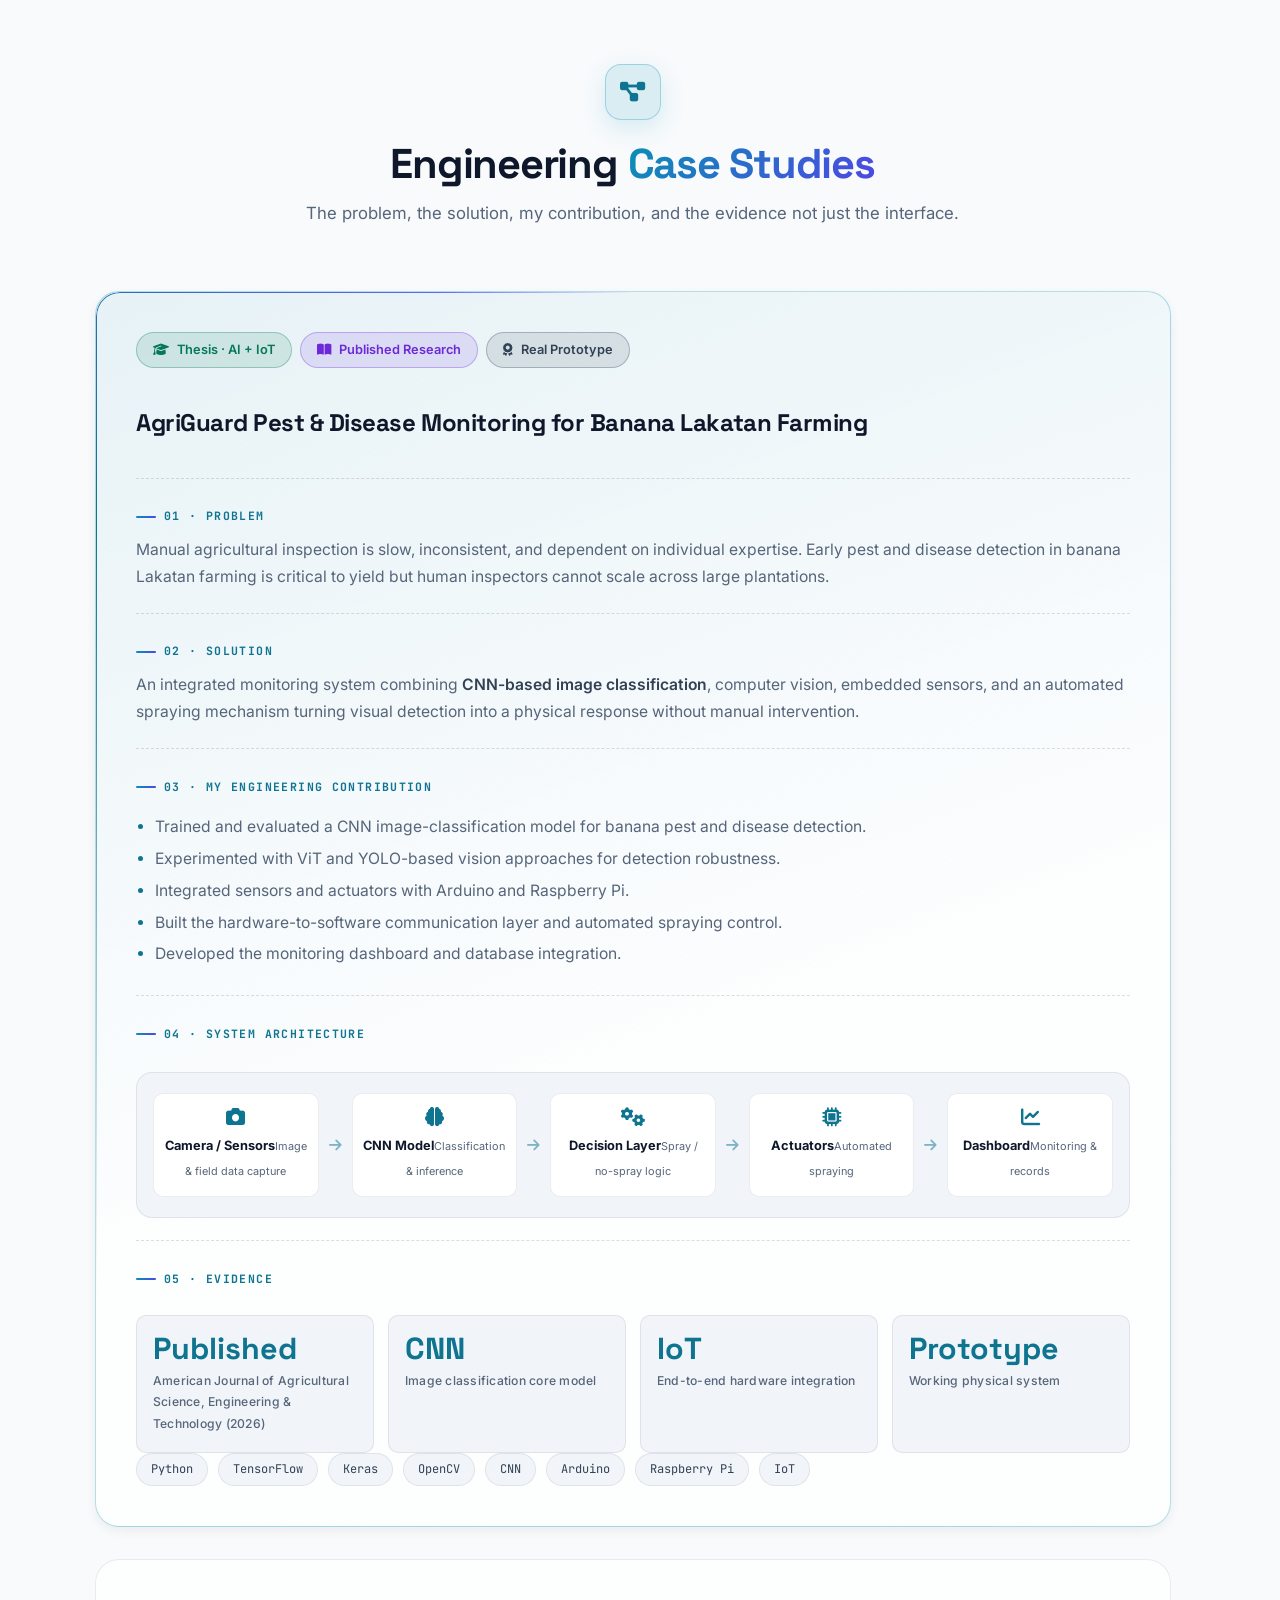
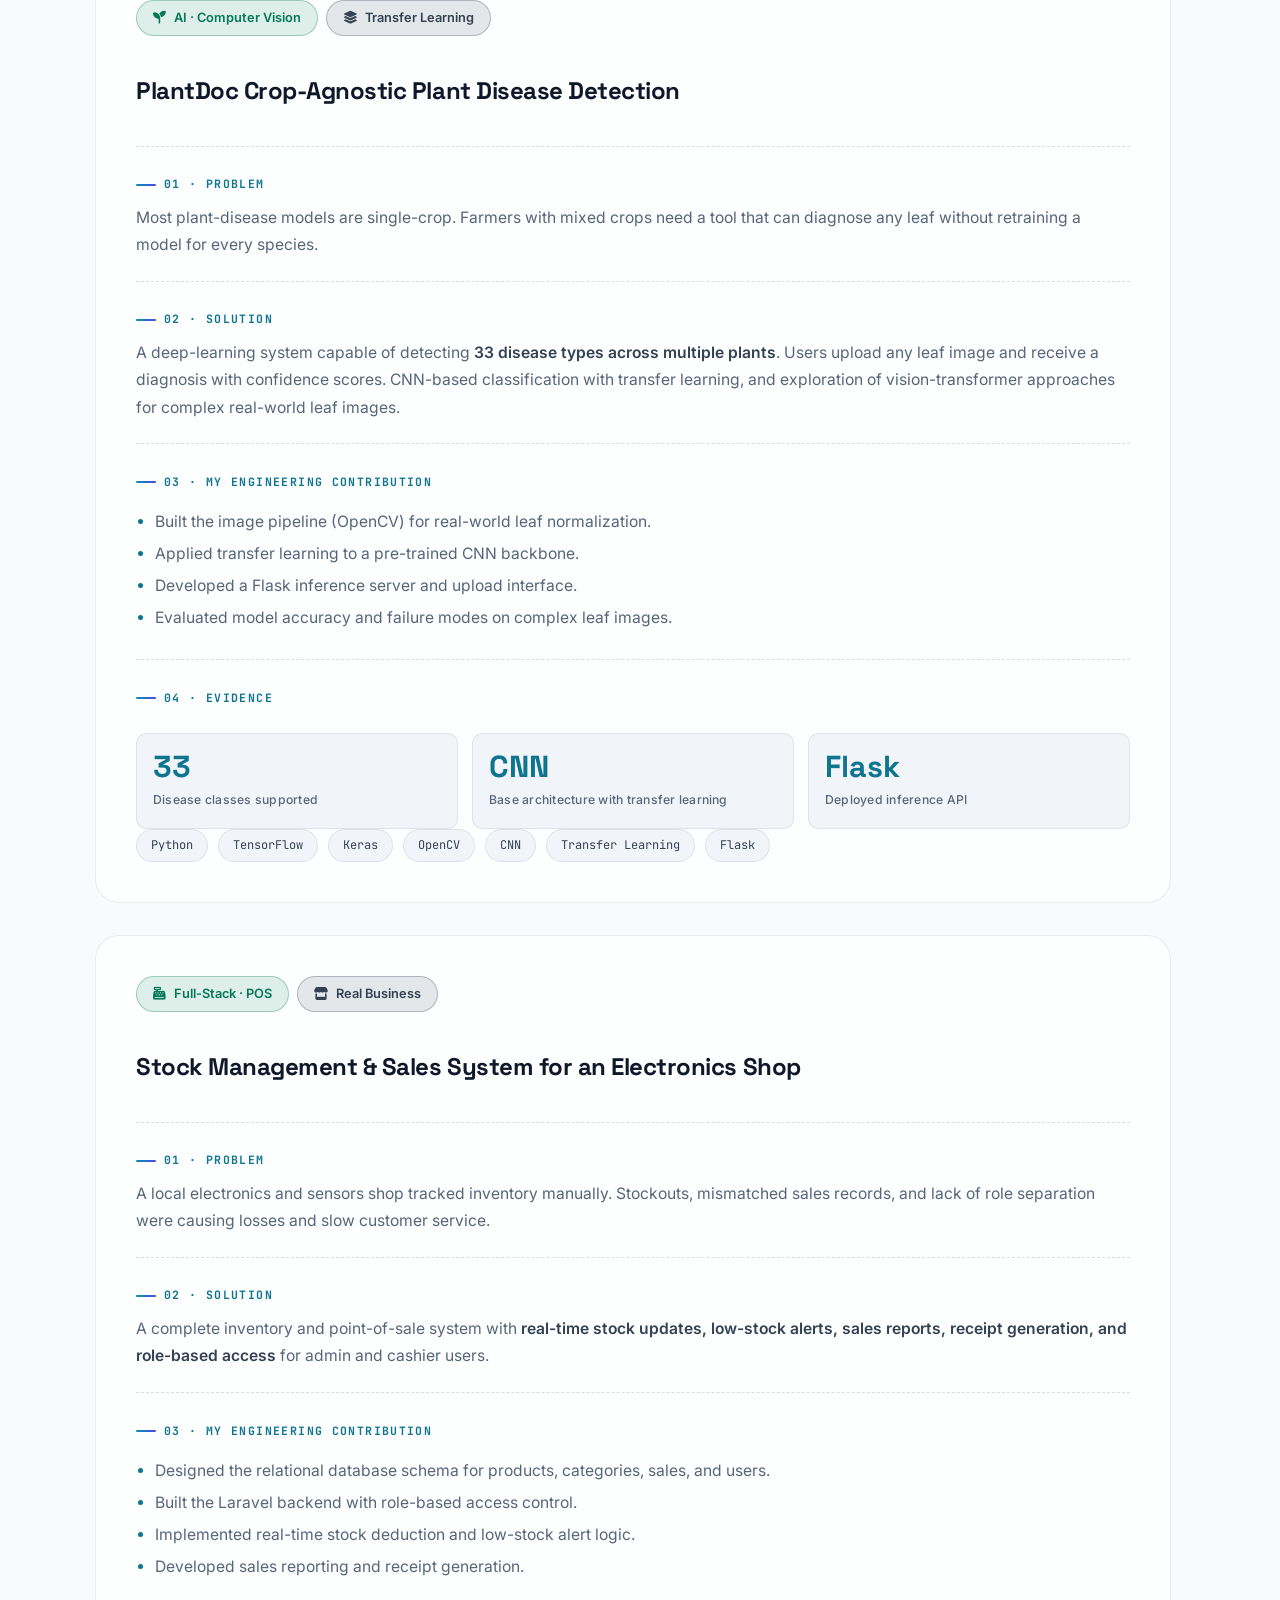
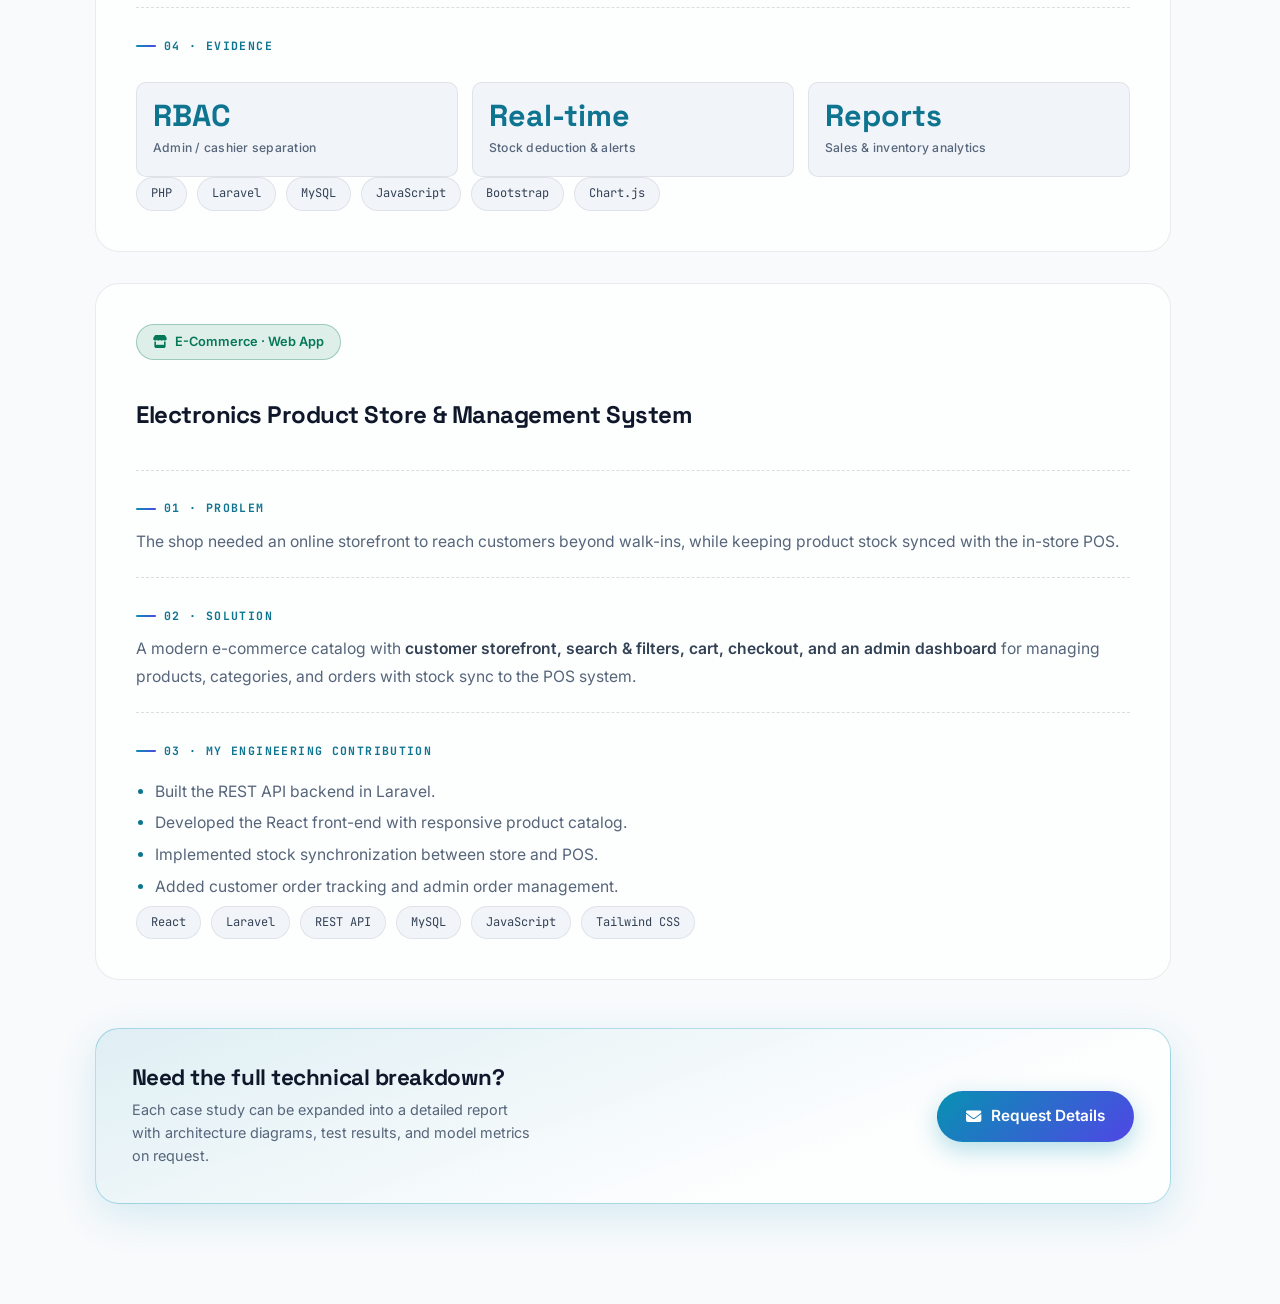
<file: projects.html>
<!DOCTYPE html>
<html lang="en">

<head>
    <meta charset="UTF-8" />
    <meta name="viewport" content="width=device-width, initial-scale=1.0, viewport-fit=cover" />
    <title>Projects | Joever L. Sayson</title>
    <meta name="description" content="Engineering case studies: AI, IoT, smart agriculture, full-stack systems, and hardware integration by Joever L. Sayson." />
    <link rel="icon" type="image/svg+xml" href="image/logo-mark.svg" />
    <link rel="preconnect" href="https://fonts.googleapis.com" />
    <link rel="preconnect" href="https://fonts.gstatic.com" crossorigin />
    <link href="https://fonts.googleapis.com/css2?family=Inter:wght@300;400;500;600;700;800&family=JetBrains+Mono:wght@400;500;600&family=Space+Grotesk:wght@500;600;700&display=swap" rel="stylesheet" />
    <link rel="stylesheet" href="https://cdnjs.cloudflare.com/ajax/libs/font-awesome/6.5.1/css/all.min.css" />
    <link rel="stylesheet" href="style.css" />
    <script>
        (function() {
            const saved = localStorage.getItem("theme");
            const prefersLight = window.matchMedia("(prefers-color-scheme: light)").matches;
            if (saved === "light" || (!saved && prefersLight)) document.documentElement.setAttribute("data-theme", "light");
        })();
    </script>
</head>

<body class="frame-body">

    <section class="section" id="project">
        <div class="container">
            <div class="section-head reveal">
                <span class="section-icon"><i class="fa-solid fa-diagram-project"></i></span>
                <h2>Engineering <span class="accent">Case Studies</span></h2>
                <p class="section-sub">The problem, the solution, my contribution, and the evidence not just the interface.</p>
            </div>

            <!-- ============ CASE STUDY 01: Thesis / AgriGuard ============ -->
            <article class="project-card featured case-study tilt reveal" aria-labelledby="cs1-title">
                <div class="project-info">
                    <div class="case-meta">
                        <span class="project-badge badge-green"><i class="fa-solid fa-graduation-cap"></i> Thesis · AI + IoT</span>
                        <span class="project-badge badge-violet"><i class="fa-solid fa-book-open"></i> Published Research</span>
                        <span class="project-badge"><i class="fa-solid fa-award"></i> Real Prototype</span>
                    </div>

                    <h3 id="cs1-title">AgriGuard Pest &amp; Disease Monitoring for Banana Lakatan Farming</h3>

                    <div class="case-section">
                        <span class="case-label">01 · Problem</span>
                        <div class="case-body">
                            Manual agricultural inspection is slow, inconsistent, and dependent on individual expertise. Early pest and disease detection in banana Lakatan farming is critical to yield but human inspectors cannot scale across large plantations.
                        </div>
                    </div>

                    <div class="case-section">
                        <span class="case-label">02 · Solution</span>
                        <div class="case-body">
                            An integrated monitoring system combining <strong>CNN-based image classification</strong>, computer vision, embedded sensors, and an automated spraying mechanism turning visual detection into a physical response without manual
                            intervention.
                        </div>
                    </div>

                    <div class="case-section">
                        <span class="case-label">03 · My Engineering Contribution</span>
                        <div class="case-body">
                            <ul>
                                <li>Trained and evaluated a CNN image-classification model for banana pest and disease detection.</li>
                                <li>Experimented with ViT and YOLO-based vision approaches for detection robustness.</li>
                                <li>Integrated sensors and actuators with Arduino and Raspberry Pi.</li>
                                <li>Built the hardware-to-software communication layer and automated spraying control.</li>
                                <li>Developed the monitoring dashboard and database integration.</li>
                            </ul>
                        </div>
                    </div>

                    <div class="case-section">
                        <span class="case-label">04 · System Architecture</span>
                        <div class="arch-diagram" aria-label="System architecture">
                            <div class="arch-node">
                                <i class="fa-solid fa-camera"></i>
                                <div><strong>Camera / Sensors</strong><span>Image &amp; field data capture</span></div>
                            </div>
                            <div class="arch-arrow" aria-hidden="true"><i class="fa-solid fa-arrow-right"></i></div>
                            <div class="arch-node">
                                <i class="fa-solid fa-brain"></i>
                                <div><strong>CNN Model</strong><span>Classification &amp; inference</span></div>
                            </div>
                            <div class="arch-arrow" aria-hidden="true"><i class="fa-solid fa-arrow-right"></i></div>
                            <div class="arch-node">
                                <i class="fa-solid fa-gears"></i>
                                <div><strong>Decision Layer</strong><span>Spray / no-spray logic</span></div>
                            </div>
                            <div class="arch-arrow" aria-hidden="true"><i class="fa-solid fa-arrow-right"></i></div>
                            <div class="arch-node">
                                <i class="fa-solid fa-microchip"></i>
                                <div><strong>Actuators</strong><span>Automated spraying</span></div>
                            </div>
                            <div class="arch-arrow" aria-hidden="true"><i class="fa-solid fa-arrow-right"></i></div>
                            <div class="arch-node">
                                <i class="fa-solid fa-chart-line"></i>
                                <div><strong>Dashboard</strong><span>Monitoring &amp; records</span></div>
                            </div>
                        </div>
                    </div>

                    <div class="case-section">
                        <span class="case-label">05 · Evidence</span>
                        <div class="case-body">
                            <div class="evidence-grid">
                                <div class="metric-card">
                                    <span class="metric-value">Published</span>
                                    <span class="metric-label">American Journal of Agricultural Science, Engineering &amp; Technology (2026)</span>
                                </div>
                                <div class="metric-card">
                                    <span class="metric-value">CNN</span>
                                    <span class="metric-label">Image classification core model</span>
                                </div>
                                <div class="metric-card">
                                    <span class="metric-value">IoT</span>
                                    <span class="metric-label">End-to-end hardware integration</span>
                                </div>
                                <div class="metric-card">
                                    <span class="metric-value">Prototype</span>
                                    <span class="metric-label">Working physical system</span>
                                </div>
                            </div>
                        </div>
                    </div>

                    <div class="project-tech">
                        <span>Python</span><span>TensorFlow</span><span>Keras</span><span>OpenCV</span>
                        <span>CNN</span><span>Arduino</span><span>Raspberry Pi</span><span>IoT</span>
                    </div>
                </div>
            </article>

            <!-- ============ CASE STUDY 02: PlantDoc ============ -->
            <article class="project-card case-study tilt reveal" aria-labelledby="cs2-title">
                <div class="project-info">
                    <div class="case-meta">
                        <span class="project-badge badge-green"><i class="fa-solid fa-seedling"></i> AI · Computer Vision</span>
                        <span class="project-badge"><i class="fa-solid fa-layer-group"></i> Transfer Learning</span>
                    </div>

                    <h3 id="cs2-title">PlantDoc Crop-Agnostic Plant Disease Detection</h3>

                    <div class="case-section">
                        <span class="case-label">01 · Problem</span>
                        <div class="case-body">
                            Most plant-disease models are single-crop. Farmers with mixed crops need a tool that can diagnose any leaf without retraining a model for every species.
                        </div>
                    </div>

                    <div class="case-section">
                        <span class="case-label">02 · Solution</span>
                        <div class="case-body">
                            A deep-learning system capable of detecting <strong>33 disease types across multiple plants</strong>. Users upload any leaf image and receive a diagnosis with confidence scores. CNN-based classification with transfer learning,
                            and exploration of vision-transformer approaches for complex real-world leaf images.
                        </div>
                    </div>

                    <div class="case-section">
                        <span class="case-label">03 · My Engineering Contribution</span>
                        <div class="case-body">
                            <ul>
                                <li>Built the image pipeline (OpenCV) for real-world leaf normalization.</li>
                                <li>Applied transfer learning to a pre-trained CNN backbone.</li>
                                <li>Developed a Flask inference server and upload interface.</li>
                                <li>Evaluated model accuracy and failure modes on complex leaf images.</li>
                            </ul>
                        </div>
                    </div>

                    <div class="case-section">
                        <span class="case-label">04 · Evidence</span>
                        <div class="case-body">
                            <div class="evidence-grid">
                                <div class="metric-card"><span class="metric-value">33</span><span class="metric-label">Disease classes supported</span></div>
                                <div class="metric-card"><span class="metric-value">CNN</span><span class="metric-label">Base architecture with transfer learning</span></div>
                                <div class="metric-card"><span class="metric-value">Flask</span><span class="metric-label">Deployed inference API</span></div>
                            </div>
                        </div>
                    </div>

                    <div class="project-tech">
                        <span>Python</span><span>TensorFlow</span><span>Keras</span><span>OpenCV</span>
                        <span>CNN</span><span>Transfer Learning</span><span>Flask</span>
                    </div>
                </div>
            </article>

            <!-- ============ CASE STUDY 03: Stock Management ============ -->
            <article class="project-card case-study tilt reveal" aria-labelledby="cs3-title">
                <div class="project-info">
                    <div class="case-meta">
                        <span class="project-badge badge-green"><i class="fa-solid fa-cash-register"></i> Full-Stack · POS</span>
                        <span class="project-badge"><i class="fa-solid fa-store"></i> Real Business</span>
                    </div>

                    <h3 id="cs3-title">Stock Management &amp; Sales System for an Electronics Shop</h3>

                    <div class="case-section">
                        <span class="case-label">01 · Problem</span>
                        <div class="case-body">
                            A local electronics and sensors shop tracked inventory manually. Stockouts, mismatched sales records, and lack of role separation were causing losses and slow customer service.
                        </div>
                    </div>

                    <div class="case-section">
                        <span class="case-label">02 · Solution</span>
                        <div class="case-body">
                            A complete inventory and point-of-sale system with <strong>real-time stock updates, low-stock alerts, sales reports, receipt generation, and role-based access</strong> for admin and cashier users.
                        </div>
                    </div>

                    <div class="case-section">
                        <span class="case-label">03 · My Engineering Contribution</span>
                        <div class="case-body">
                            <ul>
                                <li>Designed the relational database schema for products, categories, sales, and users.</li>
                                <li>Built the Laravel backend with role-based access control.</li>
                                <li>Implemented real-time stock deduction and low-stock alert logic.</li>
                                <li>Developed sales reporting and receipt generation.</li>
                            </ul>
                        </div>
                    </div>

                    <div class="case-section">
                        <span class="case-label">04 · Evidence</span>
                        <div class="case-body">
                            <div class="evidence-grid">
                                <div class="metric-card"><span class="metric-value">RBAC</span><span class="metric-label">Admin / cashier separation</span></div>
                                <div class="metric-card"><span class="metric-value">Real-time</span><span class="metric-label">Stock deduction &amp; alerts</span></div>
                                <div class="metric-card"><span class="metric-value">Reports</span><span class="metric-label">Sales &amp; inventory analytics</span></div>
                            </div>
                        </div>
                    </div>

                    <div class="project-tech">
                        <span>PHP</span><span>Laravel</span><span>MySQL</span><span>JavaScript</span>
                        <span>Bootstrap</span><span>Chart.js</span>
                    </div>
                </div>
            </article>

            <!-- ============ CASE STUDY 04: E-Commerce ============ -->
            <article class="project-card case-study tilt reveal" aria-labelledby="cs4-title">
                <div class="project-info">
                    <div class="case-meta">
                        <span class="project-badge badge-green"><i class="fa-solid fa-store"></i> E-Commerce · Web App</span>
                    </div>

                    <h3 id="cs4-title">Electronics Product Store &amp; Management System</h3>

                    <div class="case-section">
                        <span class="case-label">01 · Problem</span>
                        <div class="case-body">
                            The shop needed an online storefront to reach customers beyond walk-ins, while keeping product stock synced with the in-store POS.
                        </div>
                    </div>

                    <div class="case-section">
                        <span class="case-label">02 · Solution</span>
                        <div class="case-body">
                            A modern e-commerce catalog with <strong>customer storefront, search &amp; filters, cart, checkout, and an admin dashboard</strong> for managing products, categories, and orders with stock sync to the POS system.
                        </div>
                    </div>

                    <div class="case-section">
                        <span class="case-label">03 · My Engineering Contribution</span>
                        <div class="case-body">
                            <ul>
                                <li>Built the REST API backend in Laravel.</li>
                                <li>Developed the React front-end with responsive product catalog.</li>
                                <li>Implemented stock synchronization between store and POS.</li>
                                <li>Added customer order tracking and admin order management.</li>
                            </ul>
                        </div>
                    </div>

                    <div class="project-tech">
                        <span>React</span><span>Laravel</span><span>REST API</span><span>MySQL</span>
                        <span>JavaScript</span><span>Tailwind CSS</span>
                    </div>
                </div>
            </article>

            <div class="contact-band reveal">
                <div>
                    <h3>Need the full technical breakdown?</h3>
                    <p>Each case study can be expanded into a detailed report with architecture diagrams, test results, and model metrics on request.</p>
                </div>
                <div class="contact-band-actions">
                    <a href="contact.html" class="btn btn-primary" data-frame-link="contact.html"><i class="fa-solid fa-envelope"></i> Request Details</a>
                </div>
            </div>
        </div>
    </section>

    <script src="script.js"></script>
</body>

</html>
</file>
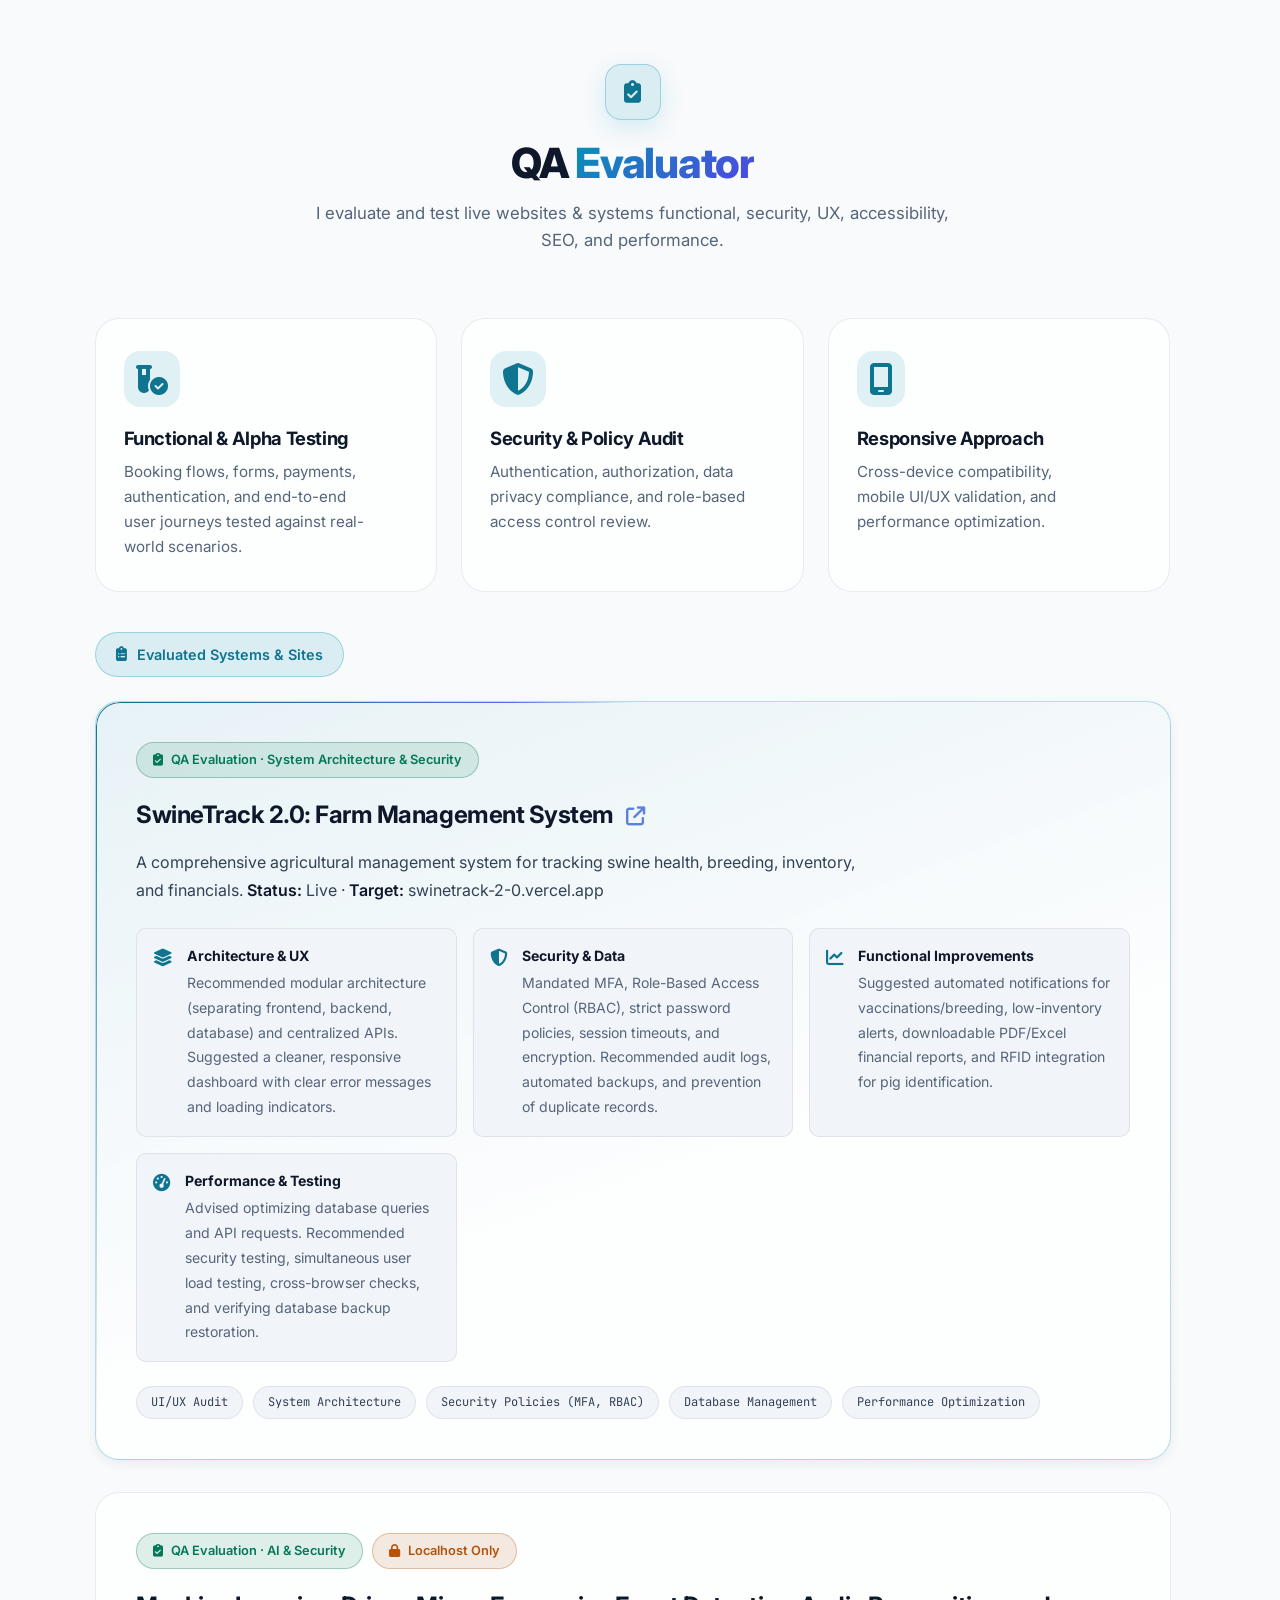
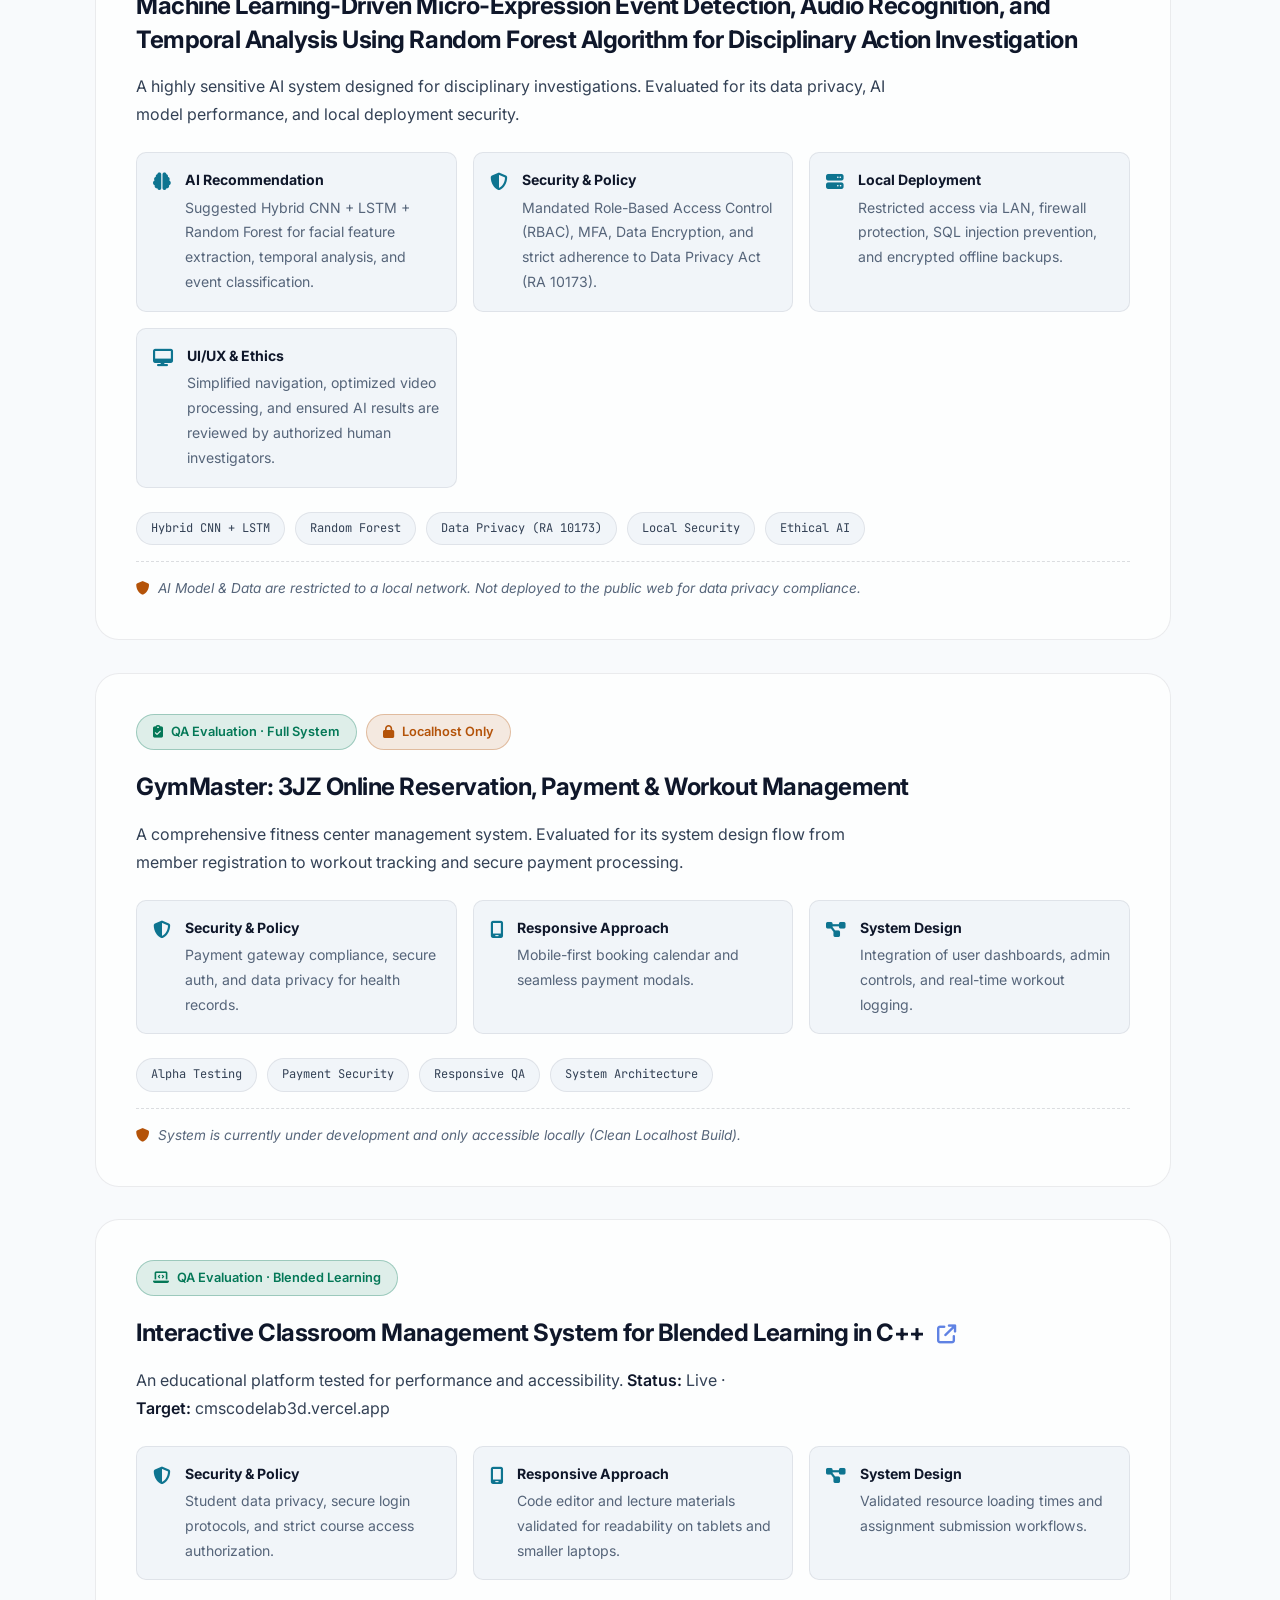
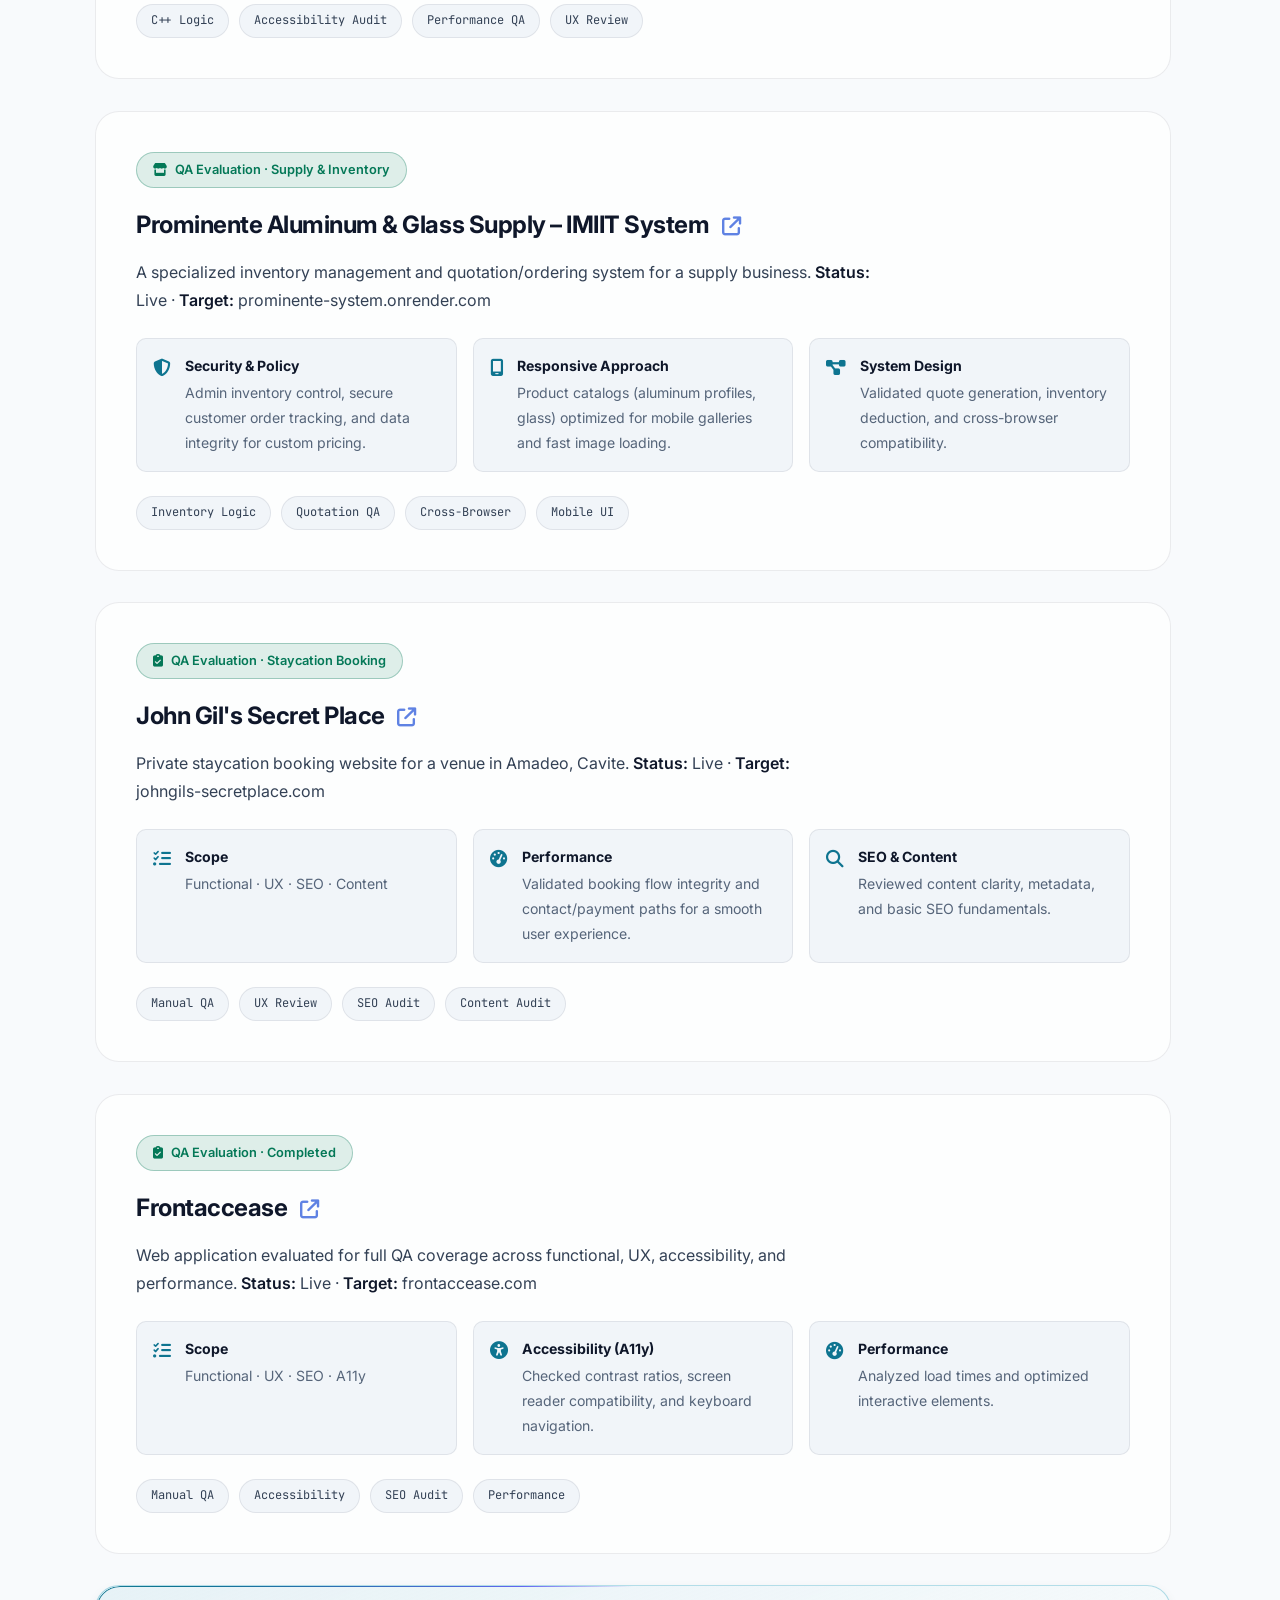
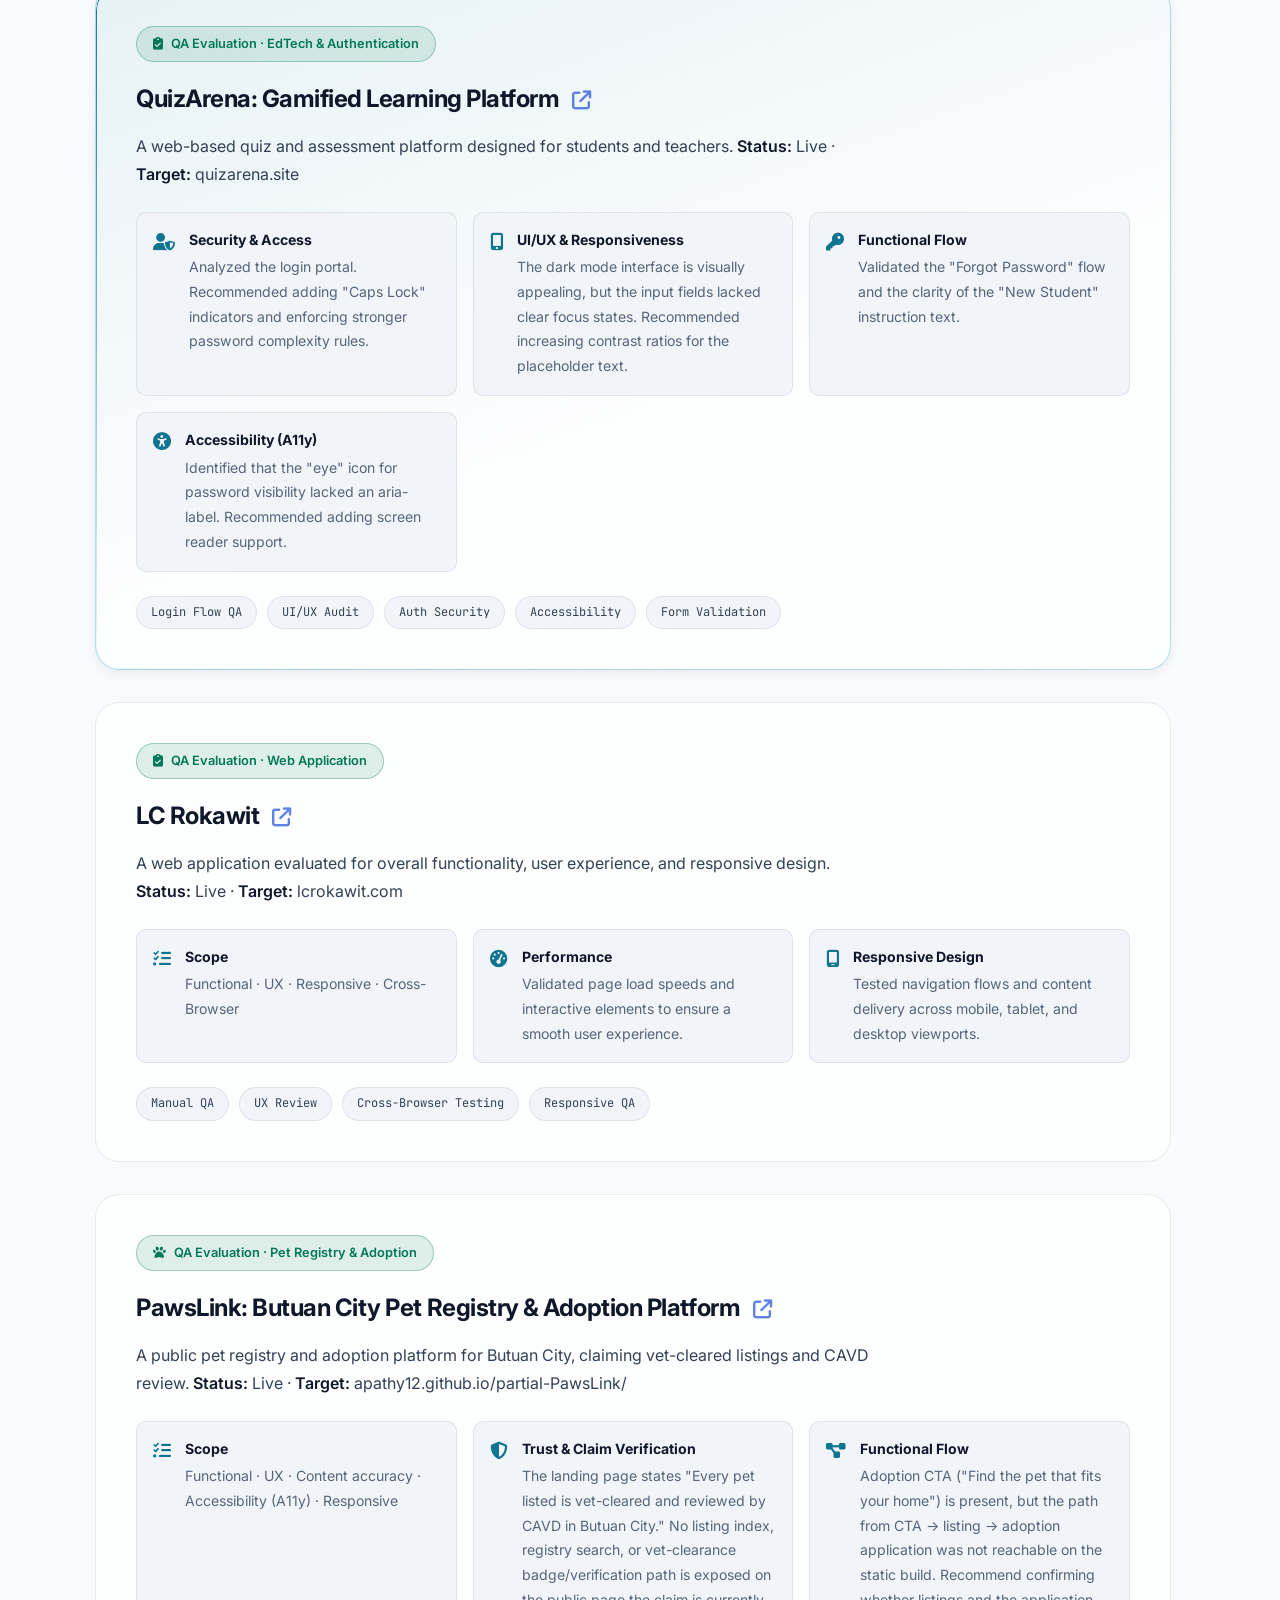
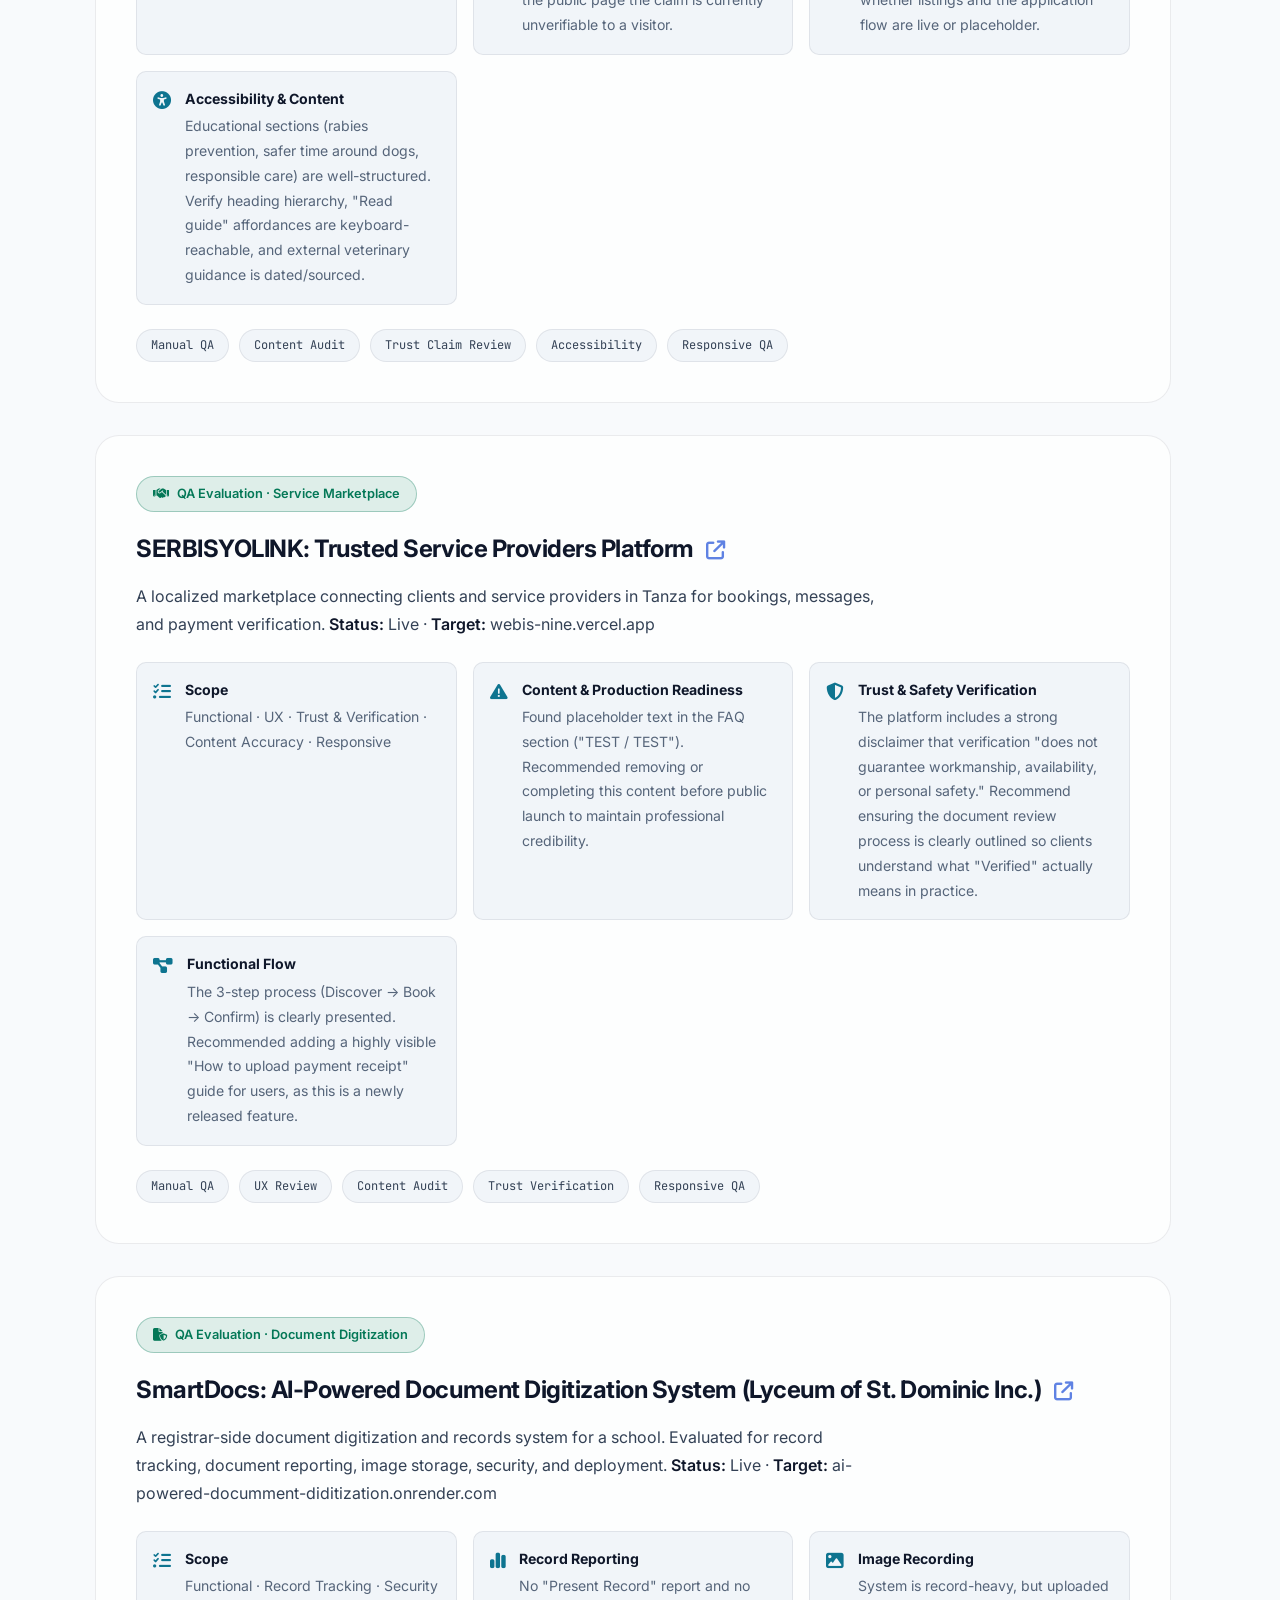
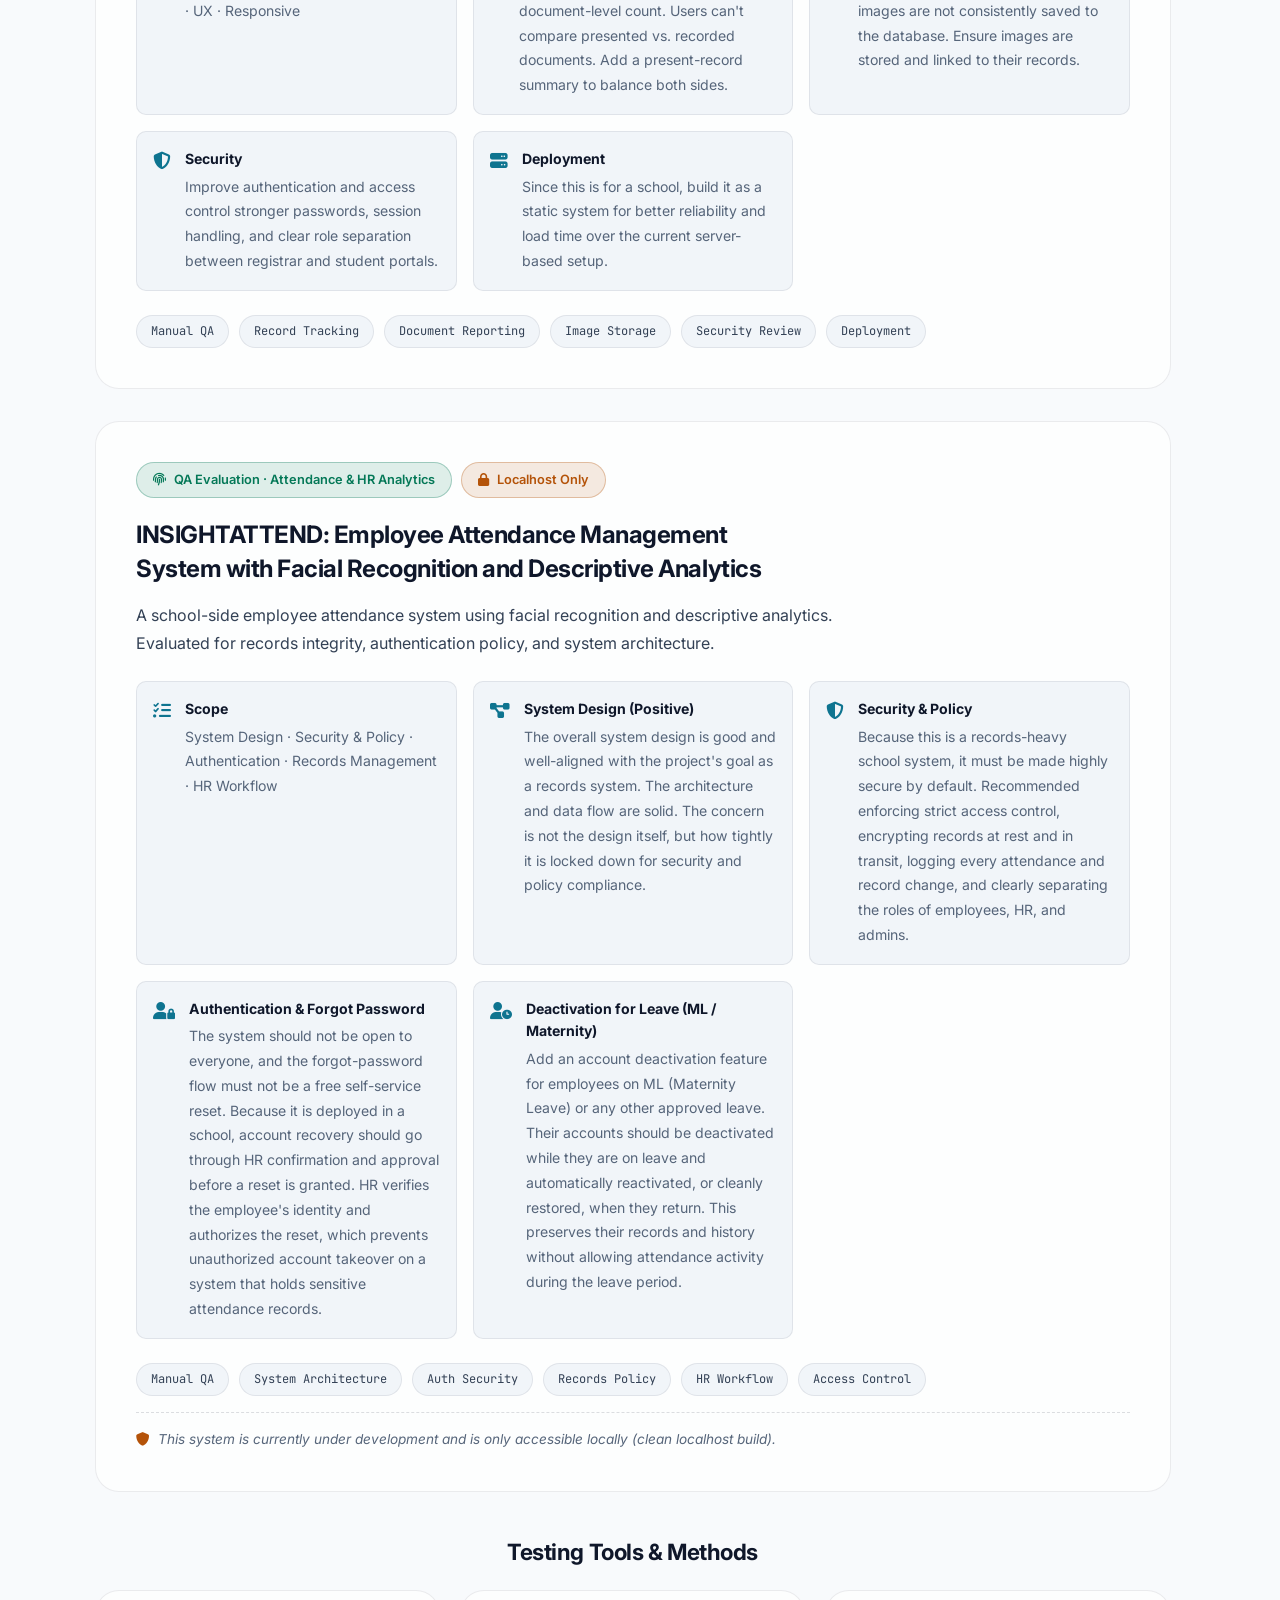
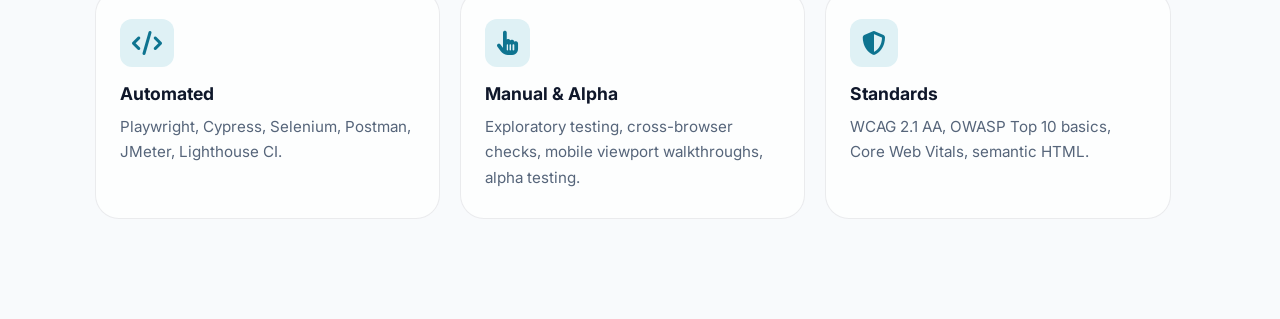
<file: qa.html>
<!DOCTYPE html>
<html lang="en">

<head>
    <meta charset="UTF-8" />
    <meta name="viewport" content="width=device-width, initial-scale=1.0, viewport-fit=cover" />
    <title>QA Evaluator | Joever L. Sayson</title>
    <meta name="description" content="QA evaluation portfolio  functional, security, UX, accessibility, SEO, and performance audits of live websites and systems by Joever L. Sayson." />
    <link rel="icon" type="image/svg+xml" href="image/logo-mark.svg" />
    <link rel="preconnect" href="https://fonts.googleapis.com" />
    <link rel="preconnect" href="https://fonts.gstatic.com" crossorigin />
    <link href="https://fonts.googleapis.com/css2?family=Inter:wght@300;400;500;600;700;800&family=JetBrains+Mono:wght@400;500;600&display=swap" rel="stylesheet" />
    <link rel="stylesheet" href="https://cdnjs.cloudflare.com/ajax/libs/font-awesome/6.5.1/css/all.min.css" />
    <script>
        (function() {
            const saved = localStorage.getItem("theme");
            const prefersLight = window.matchMedia("(prefers-color-scheme: light)").matches;
            if (saved === "light" || (!saved && prefersLight)) document.documentElement.setAttribute("data-theme", "light");
        })();
    </script>
    <link rel="stylesheet" href="style.css" />
</head>

<body class="frame-body">

    <section class="section" id="qa">
        <div class="container">

            <div class="section-head reveal">
                <span class="section-icon"><i class="fa-solid fa-clipboard-check"></i></span>
                <h2>QA <span class="accent">Evaluator</span></h2>
                <p class="section-sub">I evaluate and test live websites &amp; systems functional, security, UX, accessibility, SEO, and performance.</p>
            </div>

            <div class="about-grid">
                <div class="about-card reveal tilt">
                    <i class="fa-solid fa-vial-circle-check about-icon"></i>
                    <h3>Functional & Alpha Testing</h3>
                    <p>Booking flows, forms, payments, authentication, and end-to-end user journeys tested against real-world scenarios.</p>
                </div>
                <div class="about-card reveal tilt">
                    <i class="fa-solid fa-shield-halved about-icon"></i>
                    <h3>Security & Policy Audit</h3>
                    <p>Authentication, authorization, data privacy compliance, and role-based access control review.</p>
                </div>
                <div class="about-card reveal tilt">
                    <i class="fa-solid fa-mobile-screen about-icon"></i>
                    <h3>Responsive Approach</h3>
                    <p>Cross-device compatibility, mobile UI/UX validation, and performance optimization.</p>
                </div>
            </div>

            <div class="thesis-label reveal">
                <i class="fa-solid fa-clipboard-list"></i>
                <span>Evaluated Systems &amp; Sites</span>
            </div>

            <a href="https://swinetrack-2-0.vercel.app/" target="_blank" rel="noopener noreferrer" class="project-card featured reveal project-link">
                <div class="project-info">
                    <span class="project-badge badge-green">
                        <i class="fa-solid fa-clipboard-check"></i> QA Evaluation · System Architecture &amp; Security
                    </span>
                    <h3>SwineTrack 2.0: Farm Management System <i class="fa-solid fa-arrow-up-right-from-square link-icon"></i></h3>
                    <p>A comprehensive agricultural management system for tracking swine health, breeding, inventory, and financials. <strong>Status:</strong> Live · <strong>Target:</strong> swinetrack-2-0.vercel.app</p>

                    <div class="project-highlights">
                        <div class="highlight">
                            <i class="fa-solid fa-layer-group"></i>
                            <div>
                                <strong>Architecture &amp; UX</strong>
                                <span>Recommended modular architecture (separating frontend, backend, database) and centralized APIs. Suggested a cleaner, responsive dashboard with clear error messages and loading indicators.</span>
                            </div>
                        </div>
                        <div class="highlight">
                            <i class="fa-solid fa-shield-halved"></i>
                            <div>
                                <strong>Security &amp; Data</strong>
                                <span>Mandated MFA, Role-Based Access Control (RBAC), strict password policies, session timeouts, and encryption. Recommended audit logs, automated backups, and prevention of duplicate records.</span>
                            </div>
                        </div>
                        <div class="highlight">
                            <i class="fa-solid fa-chart-line"></i>
                            <div>
                                <strong>Functional Improvements</strong>
                                <span>Suggested automated notifications for vaccinations/breeding, low-inventory alerts, downloadable PDF/Excel financial reports, and RFID integration for pig identification.</span>
                            </div>
                        </div>
                        <div class="highlight">
                            <i class="fa-solid fa-gauge-high"></i>
                            <div>
                                <strong>Performance &amp; Testing</strong>
                                <span>Advised optimizing database queries and API requests. Recommended security testing, simultaneous user load testing, cross-browser checks, and verifying database backup restoration.</span>
                            </div>
                        </div>
                    </div>

                    <div class="project-tech">
                        <span>UI/UX Audit</span>
                        <span>System Architecture</span>
                        <span>Security Policies (MFA, RBAC)</span>
                        <span>Database Management</span>
                        <span>Performance Optimization</span>
                    </div>
                </div>
            </a>

            <div class="project-card reveal">
                <div class="project-info">
                    <span class="project-badge badge-green">
                        <i class="fa-solid fa-clipboard-check"></i> QA Evaluation · AI &amp; Security
                    </span>
                    <span class="project-badge badge-warning" style="margin-left: 5px;">
                        <i class="fa-solid fa-lock"></i> Localhost Only
                    </span>

                    <h3>Machine Learning-Driven Micro-Expression Event Detection, Audio Recognition, and Temporal Analysis Using Random Forest Algorithm for Disciplinary Action Investigation</h3>
                    <p>A highly sensitive AI system designed for disciplinary investigations. Evaluated for its data privacy, AI model performance, and local deployment security.</p>

                    <div class="project-highlights">
                        <div class="highlight">
                            <i class="fa-solid fa-brain"></i>
                            <div>
                                <strong>AI Recommendation</strong>
                                <span>Suggested Hybrid CNN + LSTM + Random Forest for facial feature extraction, temporal analysis, and event classification.</span>
                            </div>
                        </div>
                        <div class="highlight">
                            <i class="fa-solid fa-shield-halved"></i>
                            <div>
                                <strong>Security &amp; Policy</strong>
                                <span>Mandated Role-Based Access Control (RBAC), MFA, Data Encryption, and strict adherence to Data Privacy Act (RA 10173).</span>
                            </div>
                        </div>
                        <div class="highlight">
                            <i class="fa-solid fa-server"></i>
                            <div>
                                <strong>Local Deployment</strong>
                                <span>Restricted access via LAN, firewall protection, SQL injection prevention, and encrypted offline backups.</span>
                            </div>
                        </div>
                        <div class="highlight">
                            <i class="fa-solid fa-desktop"></i>
                            <div>
                                <strong>UI/UX &amp; Ethics</strong>
                                <span>Simplified navigation, optimized video processing, and ensured AI results are reviewed by authorized human investigators.</span>
                            </div>
                        </div>
                    </div>

                    <div class="project-tech">
                        <span>Hybrid CNN + LSTM</span><span>Random Forest</span><span>Data Privacy (RA 10173)</span><span>Local Security</span><span>Ethical AI</span>
                    </div>
                    <div class="privacy-note">
                        <i class="fa-solid fa-shield"></i> AI Model &amp; Data are restricted to a local network. Not deployed to the public web for data privacy compliance.
                    </div>
                </div>
            </div>

            <div class="project-card reveal">
                <div class="project-info">
                    <span class="project-badge badge-green">
                        <i class="fa-solid fa-clipboard-check"></i> QA Evaluation · Full System
                    </span>
                    <span class="project-badge badge-warning" style="margin-left: 5px;">
                        <i class="fa-solid fa-lock"></i> Localhost Only
                    </span>

                    <h3>GymMaster: 3JZ Online Reservation, Payment &amp; Workout Management</h3>
                    <p>A comprehensive fitness center management system. Evaluated for its system design flow from member registration to workout tracking and secure payment processing.</p>

                    <div class="project-highlights">
                        <div class="highlight">
                            <i class="fa-solid fa-shield-halved"></i>
                            <div>
                                <strong>Security &amp; Policy</strong>
                                <span>Payment gateway compliance, secure auth, and data privacy for health records.</span>
                            </div>
                        </div>
                        <div class="highlight">
                            <i class="fa-solid fa-mobile-screen"></i>
                            <div>
                                <strong>Responsive Approach</strong>
                                <span>Mobile-first booking calendar and seamless payment modals.</span>
                            </div>
                        </div>
                        <div class="highlight">
                            <i class="fa-solid fa-diagram-project"></i>
                            <div>
                                <strong>System Design</strong>
                                <span>Integration of user dashboards, admin controls, and real-time workout logging.</span>
                            </div>
                        </div>
                    </div>

                    <div class="project-tech">
                        <span>Alpha Testing</span><span>Payment Security</span><span>Responsive QA</span><span>System Architecture</span>
                    </div>
                    <div class="privacy-note">
                        <i class="fa-solid fa-shield"></i> System is currently under development and only accessible locally (Clean Localhost Build).
                    </div>
                </div>
            </div>

            <a href="https://cmscodelab3d.vercel.app/" target="_blank" rel="noopener noreferrer" class="project-card reveal project-link">
                <div class="project-info">
                    <span class="project-badge badge-green">
                        <i class="fa-solid fa-laptop-code"></i> QA Evaluation · Blended Learning
                    </span>
                    <h3>Interactive Classroom Management System for Blended Learning in C++ <i class="fa-solid fa-arrow-up-right-from-square link-icon"></i></h3>
                    <p>An educational platform tested for performance and accessibility. <strong>Status:</strong> Live · <strong>Target:</strong> cmscodelab3d.vercel.app</p>

                    <div class="project-highlights">
                        <div class="highlight">
                            <i class="fa-solid fa-shield-halved"></i>
                            <div>
                                <strong>Security &amp; Policy</strong>
                                <span>Student data privacy, secure login protocols, and strict course access authorization.</span>
                            </div>
                        </div>
                        <div class="highlight">
                            <i class="fa-solid fa-mobile-screen"></i>
                            <div>
                                <strong>Responsive Approach</strong>
                                <span>Code editor and lecture materials validated for readability on tablets and smaller laptops.</span>
                            </div>
                        </div>
                        <div class="highlight">
                            <i class="fa-solid fa-diagram-project"></i>
                            <div>
                                <strong>System Design</strong>
                                <span>Validated resource loading times and assignment submission workflows.</span>
                            </div>
                        </div>
                    </div>

                    <div class="project-tech">
                        <span>C++ Logic</span><span>Accessibility Audit</span><span>Performance QA</span><span>UX Review</span>
                    </div>
                </div>
            </a>

            <a href="https://prominente-system.onrender.com/app.html" target="_blank" rel="noopener noreferrer" class="project-card reveal project-link">
                <div class="project-info">
                    <span class="project-badge badge-green">
                        <i class="fa-solid fa-store"></i> QA Evaluation · Supply &amp; Inventory
                    </span>
                    <h3>Prominente Aluminum &amp; Glass Supply – IMIIT System <i class="fa-solid fa-arrow-up-right-from-square link-icon"></i></h3>
                    <p>A specialized inventory management and quotation/ordering system for a supply business. <strong>Status:</strong> Live · <strong>Target:</strong> prominente-system.onrender.com</p>

                    <div class="project-highlights">
                        <div class="highlight">
                            <i class="fa-solid fa-shield-halved"></i>
                            <div>
                                <strong>Security &amp; Policy</strong>
                                <span>Admin inventory control, secure customer order tracking, and data integrity for custom pricing.</span>
                            </div>
                        </div>
                        <div class="highlight">
                            <i class="fa-solid fa-mobile-screen"></i>
                            <div>
                                <strong>Responsive Approach</strong>
                                <span>Product catalogs (aluminum profiles, glass) optimized for mobile galleries and fast image loading.</span>
                            </div>
                        </div>
                        <div class="highlight">
                            <i class="fa-solid fa-diagram-project"></i>
                            <div>
                                <strong>System Design</strong>
                                <span>Validated quote generation, inventory deduction, and cross-browser compatibility.</span>
                            </div>
                        </div>
                    </div>

                    <div class="project-tech">
                        <span>Inventory Logic</span><span>Quotation QA</span><span>Cross-Browser</span><span>Mobile UI</span>
                    </div>
                </div>
            </a>

            <a href="https://johngils-secretplace.com/" target="_blank" rel="noopener noreferrer" class="project-card reveal project-link">
                <div class="project-info">
                    <span class="project-badge badge-green">
                        <i class="fa-solid fa-clipboard-check"></i> QA Evaluation · Staycation Booking
                    </span>
                    <h3>John Gil's Secret Place <i class="fa-solid fa-arrow-up-right-from-square link-icon"></i></h3>
                    <p>Private staycation booking website for a venue in Amadeo, Cavite. <strong>Status:</strong> Live · <strong>Target:</strong> johngils-secretplace.com</p>

                    <div class="project-highlights">
                        <div class="highlight">
                            <i class="fa-solid fa-list-check"></i>
                            <div>
                                <strong>Scope</strong>
                                <span>Functional · UX · SEO · Content</span>
                            </div>
                        </div>
                        <div class="highlight">
                            <i class="fa-solid fa-gauge-high"></i>
                            <div>
                                <strong>Performance</strong>
                                <span>Validated booking flow integrity and contact/payment paths for a smooth user experience.</span>
                            </div>
                        </div>
                        <div class="highlight">
                            <i class="fa-solid fa-magnifying-glass"></i>
                            <div>
                                <strong>SEO &amp; Content</strong>
                                <span>Reviewed content clarity, metadata, and basic SEO fundamentals.</span>
                            </div>
                        </div>
                    </div>

                    <div class="project-tech">
                        <span>Manual QA</span><span>UX Review</span><span>SEO Audit</span><span>Content Audit</span>
                    </div>
                </div>
            </a>

            <a href="https://www.frontaccease.com/" target="_blank" rel="noopener noreferrer" class="project-card reveal project-link">
                <div class="project-info">
                    <span class="project-badge badge-green">
                        <i class="fa-solid fa-clipboard-check"></i> QA Evaluation · Completed
                    </span>
                    <h3>Frontaccease <i class="fa-solid fa-arrow-up-right-from-square link-icon"></i></h3>
                    <p>Web application evaluated for full QA coverage across functional, UX, accessibility, and performance. <strong>Status:</strong> Live · <strong>Target:</strong> frontaccease.com</p>

                    <div class="project-highlights">
                        <div class="highlight">
                            <i class="fa-solid fa-list-check"></i>
                            <div>
                                <strong>Scope</strong>
                                <span>Functional · UX · SEO · A11y</span>
                            </div>
                        </div>
                        <div class="highlight">
                            <i class="fa-solid fa-universal-access"></i>
                            <div>
                                <strong>Accessibility (A11y)</strong>
                                <span>Checked contrast ratios, screen reader compatibility, and keyboard navigation.</span>
                            </div>
                        </div>
                        <div class="highlight">
                            <i class="fa-solid fa-gauge-high"></i>
                            <div>
                                <strong>Performance</strong>
                                <span>Analyzed load times and optimized interactive elements.</span>
                            </div>
                        </div>
                    </div>

                    <div class="project-tech">
                        <span>Manual QA</span><span>Accessibility</span><span>SEO Audit</span><span>Performance</span>
                    </div>
                </div>
            </a>

            <a href="https://quizarena.site/" target="_blank" rel="noopener noreferrer" class="project-card featured reveal project-link">
                <div class="project-info">
                    <span class="project-badge badge-green">
                        <i class="fa-solid fa-clipboard-check"></i> QA Evaluation · EdTech &amp; Authentication
                    </span>
                    <h3>QuizArena: Gamified Learning Platform <i class="fa-solid fa-arrow-up-right-from-square link-icon"></i></h3>
                    <p>A web-based quiz and assessment platform designed for students and teachers. <strong>Status:</strong> Live · <strong>Target:</strong> quizarena.site</p>
                    <div class="project-highlights">
                        <div class="highlight">
                            <i class="fa-solid fa-user-shield"></i>
                            <div>
                                <strong>Security &amp; Access</strong>
                                <span>Analyzed the login portal. Recommended adding "Caps Lock" indicators and enforcing stronger password complexity rules.</span>
                            </div>
                        </div>
                        <div class="highlight">
                            <i class="fa-solid fa-mobile-screen-button"></i>
                            <div>
                                <strong>UI/UX &amp; Responsiveness</strong>
                                <span>The dark mode interface is visually appealing, but the input fields lacked clear focus states. Recommended increasing contrast ratios for the placeholder text.</span>
                            </div>
                        </div>
                        <div class="highlight">
                            <i class="fa-solid fa-key"></i>
                            <div>
                                <strong>Functional Flow</strong>
                                <span>Validated the "Forgot Password" flow and the clarity of the "New Student" instruction text.</span>
                            </div>
                        </div>
                        <div class="highlight">
                            <i class="fa-solid fa-universal-access"></i>
                            <div>
                                <strong>Accessibility (A11y)</strong>
                                <span>Identified that the "eye" icon for password visibility lacked an aria-label. Recommended adding screen reader support.</span>
                            </div>
                        </div>
                    </div>

                    <div class="project-tech">
                        <span>Login Flow QA</span>
                        <span>UI/UX Audit</span>
                        <span>Auth Security</span>
                        <span>Accessibility</span>
                        <span>Form Validation</span>
                    </div>
                </div>
            </a>

            <a href="https://lcrokawit.com/" target="_blank" rel="noopener noreferrer" class="project-card reveal project-link">
                <div class="project-info">
                    <span class="project-badge badge-green">
                        <i class="fa-solid fa-clipboard-check"></i> QA Evaluation · Web Application
                    </span>
                    <h3>LC Rokawit <i class="fa-solid fa-arrow-up-right-from-square link-icon"></i></h3>
                    <p>A web application evaluated for overall functionality, user experience, and responsive design. <strong>Status:</strong> Live · <strong>Target:</strong> lcrokawit.com</p>

                    <div class="project-highlights">
                        <div class="highlight">
                            <i class="fa-solid fa-list-check"></i>
                            <div>
                                <strong>Scope</strong>
                                <span>Functional · UX · Responsive · Cross-Browser</span>
                            </div>
                        </div>
                        <div class="highlight">
                            <i class="fa-solid fa-gauge-high"></i>
                            <div>
                                <strong>Performance</strong>
                                <span>Validated page load speeds and interactive elements to ensure a smooth user experience.</span>
                            </div>
                        </div>
                        <div class="highlight">
                            <i class="fa-solid fa-mobile-screen"></i>
                            <div>
                                <strong>Responsive Design</strong>
                                <span>Tested navigation flows and content delivery across mobile, tablet, and desktop viewports.</span>
                            </div>
                        </div>
                    </div>

                    <div class="project-tech">
                        <span>Manual QA</span>
                        <span>UX Review</span>
                        <span>Cross-Browser Testing</span>
                        <span>Responsive QA</span>
                    </div>
                </div>
            </a>

            <!-- ============ QA: PawsLink ============ -->
            <a href="https://apathy12.github.io/partial-PawsLink/" target="_blank" rel="noopener noreferrer" class="project-card reveal project-link">
                <div class="project-info">
                    <span class="project-badge badge-green">
                        <i class="fa-solid fa-paw"></i> QA Evaluation · Pet Registry &amp; Adoption
                    </span>

                    <h3>PawsLink: Butuan City Pet Registry &amp; Adoption Platform <i class="fa-solid fa-arrow-up-right-from-square link-icon"></i></h3>
                    <p>A public pet registry and adoption platform for Butuan City, claiming vet-cleared listings and CAVD review. <strong>Status:</strong> Live · <strong>Target:</strong> apathy12.github.io/partial-PawsLink/</p>

                    <div class="project-highlights">
                        <div class="highlight">
                            <i class="fa-solid fa-list-check"></i>
                            <div>
                                <strong>Scope</strong>
                                <span>Functional · UX · Content accuracy · Accessibility (A11y) · Responsive</span>
                            </div>
                        </div>
                        <div class="highlight">
                            <i class="fa-solid fa-shield-halved"></i>
                            <div>
                                <strong>Trust &amp; Claim Verification</strong>
                                <span>The landing page states "Every pet listed is vet-cleared and reviewed by CAVD in Butuan City." No listing index, registry search, or vet-clearance badge/verification path is exposed on the public page  the claim is currently unverifiable to a visitor.</span>
                            </div>
                        </div>
                        <div class="highlight">
                            <i class="fa-solid fa-diagram-project"></i>
                            <div>
                                <strong>Functional Flow</strong>
                                <span>Adoption CTA ("Find the pet that fits your home") is present, but the path from CTA → listing → adoption application was not reachable on the static build. Recommend confirming whether listings and the application flow are live or placeholder.</span>
                            </div>
                        </div>
                        <div class="highlight">
                            <i class="fa-solid fa-universal-access"></i>
                            <div>
                                <strong>Accessibility &amp; Content</strong>
                                <span>Educational sections (rabies prevention, safer time around dogs, responsible care) are well-structured. Verify heading hierarchy, "Read guide" affordances are keyboard-reachable, and external veterinary guidance is dated/sourced.</span>
                            </div>
                        </div>
                    </div>

                    <div class="project-tech">
                        <span>Manual QA</span>
                        <span>Content Audit</span>
                        <span>Trust Claim Review</span>
                        <span>Accessibility</span>
                        <span>Responsive QA</span>
                    </div>
                </div>
            </a>

            <!-- ============ QA: SERBISYOLINK ============ -->
            <a href="https://webis-nine.vercel.app/" target="_blank" rel="noopener noreferrer" class="project-card reveal project-link">
                <div class="project-info">
                    <span class="project-badge badge-green">
                        <i class="fa-solid fa-handshake"></i> QA Evaluation · Service Marketplace
                    </span>

                    <h3>SERBISYOLINK: Trusted Service Providers Platform <i class="fa-solid fa-arrow-up-right-from-square link-icon"></i></h3>
                    <p>A localized marketplace connecting clients and service providers in Tanza for bookings, messages, and payment verification. <strong>Status:</strong> Live · <strong>Target:</strong> webis-nine.vercel.app</p>

                    <div class="project-highlights">
                        <div class="highlight">
                            <i class="fa-solid fa-list-check"></i>
                            <div>
                                <strong>Scope</strong>
                                <span>Functional · UX · Trust &amp; Verification · Content Accuracy · Responsive</span>
                            </div>
                        </div>
                        <div class="highlight">
                            <i class="fa-solid fa-triangle-exclamation"></i>
                            <div>
                                <strong>Content &amp; Production Readiness</strong>
                                <span>Found placeholder text in the FAQ section ("TEST / TEST"). Recommended removing or completing this content before public launch to maintain professional credibility.</span>
                            </div>
                        </div>
                        <div class="highlight">
                            <i class="fa-solid fa-shield-halved"></i>
                            <div>
                                <strong>Trust &amp; Safety Verification</strong>
                                <span>The platform includes a strong disclaimer that verification "does not guarantee workmanship, availability, or personal safety." Recommend ensuring the document review process is clearly outlined so clients understand what "Verified" actually means in practice.</span>
                            </div>
                        </div>
                        <div class="highlight">
                            <i class="fa-solid fa-diagram-project"></i>
                            <div>
                                <strong>Functional Flow</strong>
                                <span>The 3-step process (Discover → Book → Confirm) is clearly presented. Recommended adding a highly visible "How to upload payment receipt" guide for users, as this is a newly released feature.</span>
                            </div>
                        </div>
                    </div>

                    <div class="project-tech">
                        <span>Manual QA</span>
                        <span>UX Review</span>
                        <span>Content Audit</span>
                        <span>Trust Verification</span>
                        <span>Responsive QA</span>
                    </div>
                </div>
            </a>

            <!-- ============ QA: SmartDocs AI Document Digitization ============ -->
            <a href="https://ai-powered-documment-diditization.onrender.com/registrar/login" target="_blank" rel="noopener noreferrer" class="project-card reveal project-link">
                <div class="project-info">
                    <span class="project-badge badge-green">
                        <i class="fa-solid fa-file-shield"></i> QA Evaluation · Document Digitization
                    </span>

                    <h3>SmartDocs: AI-Powered Document Digitization System (Lyceum of St. Dominic Inc.) <i class="fa-solid fa-arrow-up-right-from-square link-icon"></i></h3>
                    <p>A registrar-side document digitization and records system for a school. Evaluated for record tracking, document reporting, image storage, security, and deployment. <strong>Status:</strong> Live · <strong>Target:</strong> ai-powered-documment-diditization.onrender.com</p>

                    <div class="project-highlights">
                        <div class="highlight">
                            <i class="fa-solid fa-list-check"></i>
                            <div>
                                <strong>Scope</strong>
                                <span>Functional · Record Tracking · Security · UX · Responsive</span>
                            </div>
                        </div>
                        <div class="highlight">
                            <i class="fa-solid fa-chart-simple"></i>
                            <div>
                                <strong>Record Reporting</strong>
                                <span>No "Present Record" report and no document-level count. Users can't compare presented vs. recorded documents. Add a present-record summary to balance both sides.</span>
                            </div>
                        </div>
                        <div class="highlight">
                            <i class="fa-solid fa-image"></i>
                            <div>
                                <strong>Image Recording</strong>
                                <span>System is record-heavy, but uploaded images are not consistently saved to the database. Ensure images are stored and linked to their records.</span>
                            </div>
                        </div>
                        <div class="highlight">
                            <i class="fa-solid fa-shield-halved"></i>
                            <div>
                                <strong>Security</strong>
                                <span>Improve authentication and access control  stronger passwords, session handling, and clear role separation between registrar and student portals.</span>
                            </div>
                        </div>
                        <div class="highlight">
                            <i class="fa-solid fa-server"></i>
                            <div>
                                <strong>Deployment</strong>
                                <span>Since this is for a school, build it as a static system for better reliability and load time over the current server-based setup.</span>
                            </div>
                        </div>
                    </div>

                    <div class="project-tech">
                        <span>Manual QA</span>
                        <span>Record Tracking</span>
                        <span>Document Reporting</span>
                        <span>Image Storage</span>
                        <span>Security Review</span>
                        <span>Deployment</span>
                    </div>
                </div>
            </a>
            <div class="project-card reveal">
                <div class="project-info">
                    <span class="project-badge badge-green">
            <i class="fa-solid fa-fingerprint"></i> QA Evaluation · Attendance &amp; HR Analytics
        </span>
                    <span class="project-badge badge-warning" style="margin-left: 5px;">
            <i class="fa-solid fa-lock"></i> Localhost Only
        </span>

                    <h3>INSIGHTATTEND: Employee Attendance Management System with Facial Recognition and Descriptive Analytics</h3>
                    <p>A school-side employee attendance system using facial recognition and descriptive analytics. Evaluated for records integrity, authentication policy, and system architecture.</p>

                    <div class="project-highlights">
                        <div class="highlight">
                            <i class="fa-solid fa-list-check"></i>
                            <div>
                                <strong>Scope</strong>
                                <span>System Design · Security &amp; Policy · Authentication · Records Management · HR Workflow</span>
                            </div>
                        </div>
                        <div class="highlight">
                            <i class="fa-solid fa-diagram-project"></i>
                            <div>
                                <strong>System Design (Positive)</strong>
                                <span>The overall system design is good and well-aligned with the project's goal as a records system. The architecture and data flow are solid. The concern is not the design itself, but how tightly it is locked down for security and policy compliance.</span>
                            </div>
                        </div>
                        <div class="highlight">
                            <i class="fa-solid fa-shield-halved"></i>
                            <div>
                                <strong>Security &amp; Policy</strong>
                                <span>Because this is a records-heavy school system, it must be made highly secure by default. Recommended enforcing strict access control, encrypting records at rest and in transit, logging every attendance and record change, and clearly separating the roles of employees, HR, and admins.</span>
                            </div>
                        </div>
                        <div class="highlight">
                            <i class="fa-solid fa-user-lock"></i>
                            <div>
                                <strong>Authentication &amp; Forgot Password</strong>
                                <span>The system should not be open to everyone, and the forgot-password flow must not be a free self-service reset. Because it is deployed in a school, account recovery should go through HR confirmation and approval before a reset is granted. HR verifies the employee's identity and authorizes the reset, which prevents unauthorized account takeover on a system that holds sensitive attendance records.</span>
                            </div>
                        </div>
                        <div class="highlight">
                            <i class="fa-solid fa-user-clock"></i>
                            <div>
                                <strong>Deactivation for Leave (ML / Maternity)</strong>
                                <span>Add an account deactivation feature for employees on ML (Maternity Leave) or any other approved leave. Their accounts should be deactivated while they are on leave and automatically reactivated, or cleanly restored, when they return. This preserves their records and history without allowing attendance activity during the leave period.</span>
                            </div>
                        </div>
                    </div>

                    <div class="project-tech">
                        <span>Manual QA</span>
                        <span>System Architecture</span>
                        <span>Auth Security</span>
                        <span>Records Policy</span>
                        <span>HR Workflow</span>
                        <span>Access Control</span>
                    </div>
                    <div class="privacy-note">
                        <i class="fa-solid fa-shield"></i> This system is currently under development and is only accessible locally (clean localhost build).
                    </div>
                </div>
            </div>
            <div class="other-projects reveal">
                <h3 class="mini-title">Testing Tools &amp; Methods</h3>
                <div class="mini-grid">
                    <div class="mini-card tilt">
                        <i class="fa-solid fa-code"></i>
                        <h4>Automated</h4>
                        <p>Playwright, Cypress, Selenium, Postman, JMeter, Lighthouse CI.</p>
                    </div>
                    <div class="mini-card tilt">
                        <i class="fa-solid fa-hand-pointer"></i>
                        <h4>Manual &amp; Alpha</h4>
                        <p>Exploratory testing, cross-browser checks, mobile viewport walkthroughs, alpha testing.</p>
                    </div>
                    <div class="mini-card tilt">
                        <i class="fa-solid fa-shield-halved"></i>
                        <h4>Standards</h4>
                        <p>WCAG 2.1 AA, OWASP Top 10 basics, Core Web Vitals, semantic HTML.</p>
                    </div>
                </div>
            </div>

        </div>
    </section>

    <script src="script.js"></script>
</body>

</html>
</file>
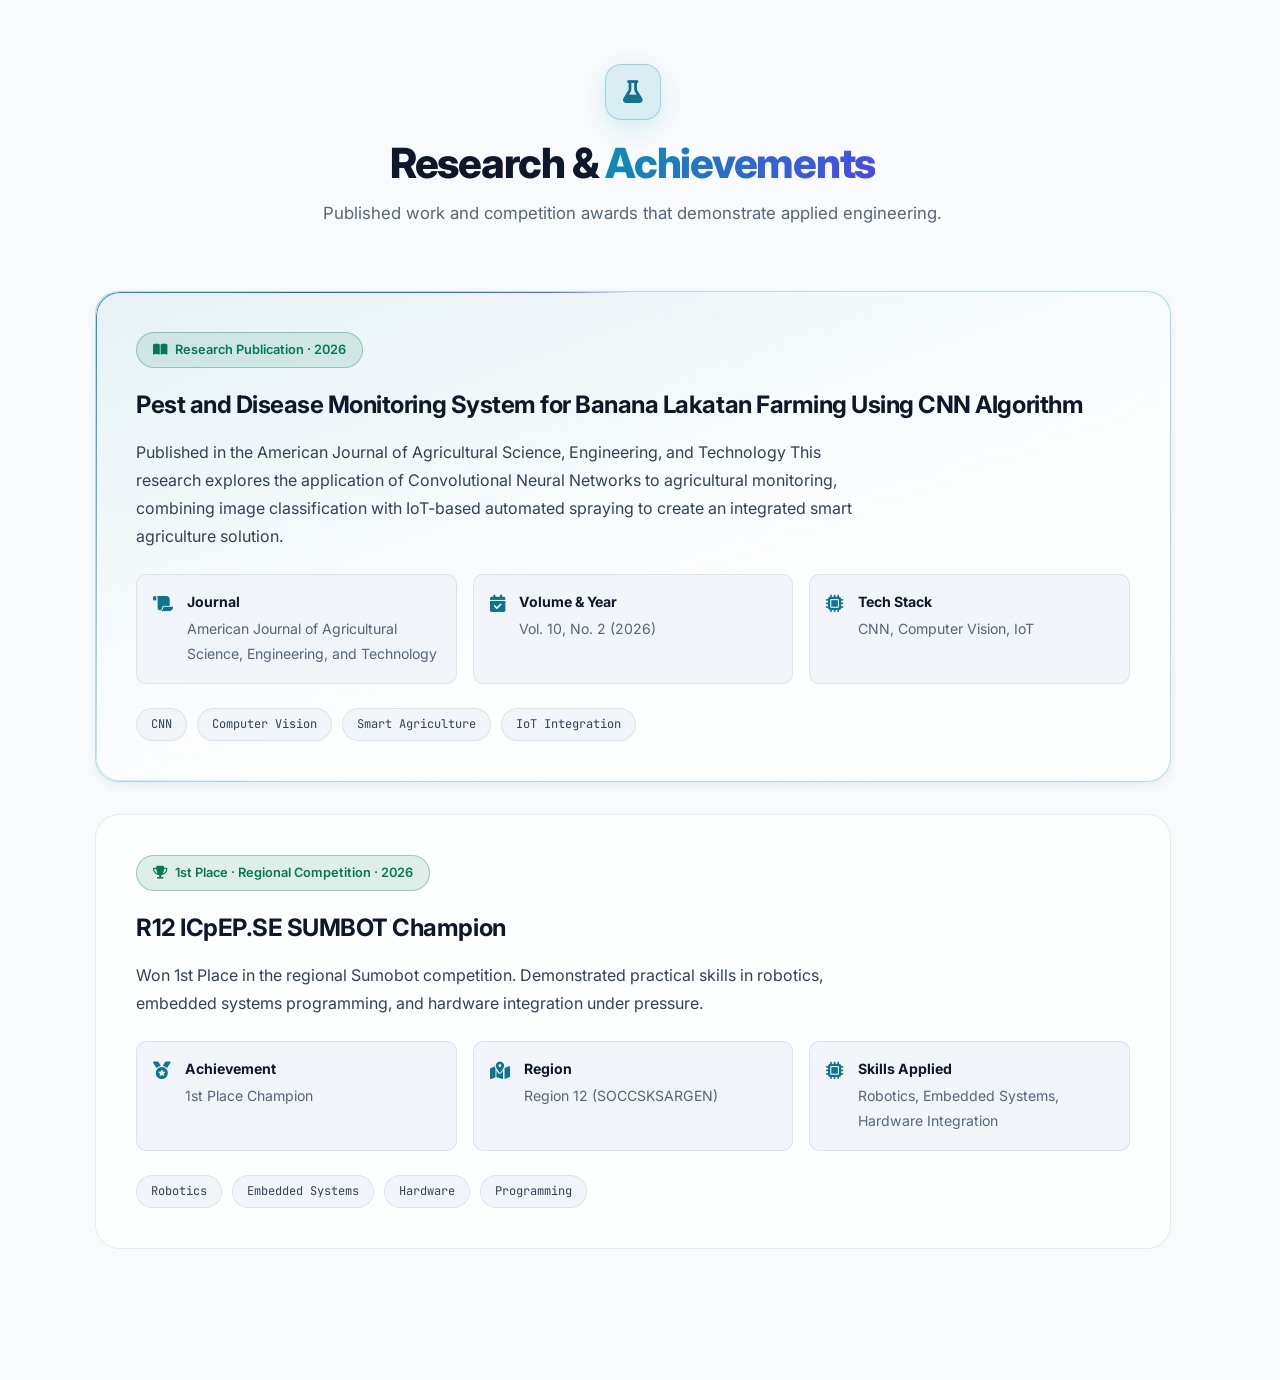
<file: research.html>
<!DOCTYPE html>
<html lang="en">

<head>
    <meta charset="UTF-8" />
    <meta name="viewport" content="width=device-width, initial-scale=1.0, viewport-fit=cover" />
    <title>Research | Joever L. Sayson</title>
    <link rel="preconnect" href="https://fonts.googleapis.com" />
    <link rel="preconnect" href="https://fonts.gstatic.com" crossorigin />
    <link href="https://fonts.googleapis.com/css2?family=Inter:wght@300;400;500;600;700;800&family=JetBrains+Mono:wght@400;500;600&display=swap" rel="stylesheet" />
    <link rel="stylesheet" href="https://cdnjs.cloudflare.com/ajax/libs/font-awesome/6.5.1/css/all.min.css" />
    <link rel="stylesheet" href="style.css" />
    <script>
        (function() {
            const saved = localStorage.getItem("theme");
            const prefersLight = window.matchMedia("(prefers-color-scheme: light)").matches;
            if (saved === "light" || (!saved && prefersLight)) document.documentElement.setAttribute("data-theme", "light");
        })();
    </script>
</head>

<body class="frame-body">

    <section class="section" id="research">
        <div class="container">

            <!-- Section Header -->
            <div class="section-head reveal">
                <span class="section-icon"><i class="fa-solid fa-flask"></i></span>
                <h2>Research & <span class="accent">Achievements</span></h2>
                <p class="section-sub">Published work and competition awards that demonstrate applied engineering.</p>
            </div>

            <!-- Research Publication Card -->
            <div class="project-card featured tilt reveal">
                <div class="project-info">
                    <span class="project-badge badge-green">
                        <i class="fa-solid fa-book-open"></i> Research Publication · 2026
                    </span>
                    <h3>Pest and Disease Monitoring System for Banana Lakatan Farming Using CNN Algorithm</h3>

                    <p>Published in the American Journal of Agricultural Science, Engineering, and Technology This research explores the application of Convolutional Neural Networks to agricultural monitoring, combining image classification with IoT-based
                        automated spraying to create an integrated smart agriculture solution.</p>

                    <div class="project-highlights">
                        <div class="highlight">
                            <i class="fa-solid fa-scroll"></i>
                            <div>
                                <strong>Journal</strong>
                                <span>American Journal of Agricultural Science, Engineering, and Technology</span>
                            </div>
                        </div>
                        <div class="highlight">
                            <i class="fa-solid fa-calendar-check"></i>
                            <div>
                                <strong>Volume & Year</strong>
                                <span>Vol. 10, No. 2 (2026)</span>
                            </div>
                        </div>
                        <div class="highlight">
                            <i class="fa-solid fa-microchip"></i>
                            <div>
                                <strong>Tech Stack</strong>
                                <span>CNN, Computer Vision, IoT</span>
                            </div>
                        </div>
                    </div>

                    <div class="project-tech">
                        <span>CNN</span><span>Computer Vision</span><span>Smart Agriculture</span><span>IoT Integration</span>
                    </div>
                </div>
            </div>

            <!-- Competition Award Card -->
            <div class="project-card tilt reveal">
                <div class="project-info">
                    <span class="project-badge badge-green">
                        <i class="fa-solid fa-trophy"></i> 1st Place · Regional Competition · 2026
                    </span>
                    <h3>R12 ICpEP.SE SUMBOT Champion</h3>

                    <p>Won 1st Place in the regional Sumobot competition. Demonstrated practical skills in robotics, embedded systems programming, and hardware integration under pressure.</p>

                    <div class="project-highlights">
                        <div class="highlight">
                            <i class="fa-solid fa-medal"></i>
                            <div>
                                <strong>Achievement</strong>
                                <span>1st Place Champion</span>
                            </div>
                        </div>
                        <div class="highlight">
                            <i class="fa-solid fa-map-location-dot"></i>
                            <div>
                                <strong>Region</strong>
                                <span>Region 12 (SOCCSKSARGEN)</span>
                            </div>
                        </div>
                        <div class="highlight">
                            <i class="fa-solid fa-microchip"></i>
                            <div>
                                <strong>Skills Applied</strong>
                                <span>Robotics, Embedded Systems, Hardware Integration</span>
                            </div>
                        </div>
                    </div>

                    <div class="project-tech">
                        <span>Robotics</span><span>Embedded Systems</span><span>Hardware</span><span>Programming</span>
                    </div>
                </div>
            </div>

        </div>
    </section>

    <script src="script.js"></script>
</body>

</html>
</file>
<file: style.css>
/* ============================================================
   JOEVER L. SAYSON — PORTFOLIO
   Refined stylesheet: same class names, cleaner architecture.
   ============================================================ */


/* ============ 1. TOKENS ============ */

:root {
    color-scheme: dark;
    /* Brand */
    --primary-rgb: 6, 182, 212;
    --primary: #22d3ee;
    --primary-strong: #06b6d4;
    --primary-soft: rgba(var(--primary-rgb), 0.12);
    --primary-line: rgba(var(--primary-rgb), 0.30);
    --gradient: linear-gradient(135deg, #06b6d4, #6366f1);
    --on-primary: #ffffff;
    /* Surfaces */
    --bg: #030305;
    --bg-alt: #0a0a0f;
    --surface: rgba(18, 18, 26, 0.55);
    --surface-solid: #0e0e16;
    --surface-hover: rgba(28, 28, 40, 0.7);
    --header-bg: rgba(3, 3, 5, 0.8);
    --scrim: rgba(0, 0, 0, 0.7);
    /* Lines */
    --border: rgba(255, 255, 255, 0.07);
    --border-hover: rgba(var(--primary-rgb), 0.35);
    --divider-dash: rgba(255, 255, 255, 0.12);
    /* Text */
    --text: #ffffff;
    --text-soft: #cbd5e1;
    --text-muted: #9aa8bd;
    /* Semantic accents */
    --green: #34d399;
    --orange: #fb923c;
    --pink: #f472b6;
    --violet: #a78bfa;
    --amber: #fbbf24;
    --link-blue: #60a5fa;
    --red: #f87171;
    /* Shape */
    --radius-sm: 10px;
    --radius: 16px;
    --radius-lg: 24px;
    --radius-full: 999px;
    /* Elevation */
    --shadow-sm: 0 4px 12px rgba(0, 0, 0, 0.2);
    --shadow: 0 12px 32px rgba(0, 0, 0, 0.4);
    --shadow-glow: 0 12px 40px rgba(var(--primary-rgb), 0.15);
    /* Motion */
    --ease-spring: cubic-bezier(0.175, 0.885, 0.32, 1.275);
    --ease-out: cubic-bezier(0.16, 1, 0.3, 1);
    --transition: color .3s var(--ease-out), background-color .3s var(--ease-out), border-color .3s var(--ease-out), box-shadow .3s var(--ease-out), transform .3s var(--ease-out), opacity .3s var(--ease-out);
    /* Type */
    --font-sans: 'Inter', system-ui, -apple-system, 'Segoe UI', Roboto, sans-serif;
    --font-display: 'Space Grotesk', 'Inter', system-ui, sans-serif;
    --font-mono: 'JetBrains Mono', ui-monospace, 'SF Mono', Menlo, Consolas, monospace;
    /* Layout */
    --sidebar-width: 280px;
    --header-height: 70px;
    --container-max: 1140px;
    --container-pad: clamp(20px, 4vw, 32px);
    --section-pad-y: clamp(64px, 8vw, 100px);
    --safe-top: env(safe-area-inset-top, 0px);
    --safe-bottom: env(safe-area-inset-bottom, 0px);
    /* Layers */
    --z-base: 1;
    --z-overlay: 1000;
    --z-header: 1001;
    --z-sidebar: 1002;
    --z-lightbox: 9999;
}

[data-theme="light"] {
    color-scheme: light;
    --primary-rgb: 8, 145, 178;
    --primary: #0e7490;
    --primary-strong: #0891b2;
    --gradient: linear-gradient(135deg, #0891b2, #4f46e5);
    --bg: #f8fafc;
    --bg-alt: #f1f5f9;
    --surface: rgba(255, 255, 255, 0.7);
    --surface-solid: #ffffff;
    --surface-hover: #ffffff;
    --header-bg: rgba(248, 250, 252, 0.85);
    --scrim: rgba(15, 23, 42, 0.55);
    --border: rgba(15, 23, 42, 0.08);
    --divider-dash: rgba(15, 23, 42, 0.14);
    --text: #0f172a;
    --text-soft: #334155;
    --text-muted: #56657a;
    --green: #047857;
    --orange: #c2410c;
    --pink: #be185d;
    --violet: #6d28d9;
    --amber: #b45309;
    --link-blue: #1d4ed8;
    --red: #b91c1c;
    --shadow-sm: 0 4px 12px rgba(15, 23, 42, 0.06);
    --shadow: 0 12px 32px rgba(15, 23, 42, 0.10);
    --shadow-glow: 0 12px 40px rgba(var(--primary-rgb), 0.14);
}


/* ============ 2. RESET & BASE ============ */

*,
*::before,
*::after {
    margin: 0;
    padding: 0;
    box-sizing: border-box;
}

html {
    scroll-behavior: smooth;
    scroll-padding-top: calc(var(--header-height) + 16px);
    -webkit-text-size-adjust: 100%;
    text-size-adjust: 100%;
}

body {
    font-family: var(--font-sans);
    font-size: 15.5px;
    line-height: 1.6;
    background: var(--bg);
    color: var(--text);
    -webkit-font-smoothing: antialiased;
    -moz-osx-font-smoothing: grayscale;
    text-rendering: auto;
    font-optical-sizing: auto;
    overflow-wrap: break-word;
    transition: background-color .3s var(--ease-out), color .3s var(--ease-out);
}

body:not(.frame-body) {
    height: 100vh;
    height: 100dvh;
    overflow: hidden;
}

body.frame-body {
    min-height: 100vh;
    min-height: 100dvh;
    overflow-x: hidden;
    scrollbar-width: thin;
    scrollbar-color: var(--primary-line) transparent;
}

h1,
h2,
h3,
h4 {
    line-height: 1.2;
    text-wrap: balance;
}

p {
    text-wrap: pretty;
}

a {
    color: inherit;
    text-decoration: none;
    transition: var(--transition);
}

img,
svg {
    display: block;
    max-width: 100%;
}

img {
    height: auto;
}

button {
    font: inherit;
    color: inherit;
    background: none;
    border: none;
    cursor: pointer;
    -webkit-tap-highlight-color: transparent;
    touch-action: manipulation;
}

::selection {
    background: rgba(var(--primary-rgb), 0.35);
    color: var(--text);
}

:focus-visible {
    outline: 2px solid var(--primary);
    outline-offset: 3px;
    border-radius: 6px;
}

.frame-body::-webkit-scrollbar {
    width: 10px;
}

.frame-body::-webkit-scrollbar-track {
    background: transparent;
}

.frame-body::-webkit-scrollbar-thumb {
    background: var(--primary-line);
    border: 2px solid transparent;
    border-radius: 10px;
    background-clip: content-box;
}

.frame-body::-webkit-scrollbar-thumb:hover {
    background: var(--primary);
    background-clip: content-box;
}

.sr-only {
    position: absolute;
    width: 1px;
    height: 1px;
    padding: 0;
    margin: -1px;
    overflow: hidden;
    clip: rect(0, 0, 0, 0);
    white-space: nowrap;
    border: 0;
}

.skip-link {
    position: fixed;
    top: 8px;
    left: 8px;
    z-index: calc(var(--z-lightbox) + 1);
    padding: 10px 18px;
    border-radius: var(--radius-full);
    background: var(--primary);
    color: var(--on-primary);
    font-weight: 600;
    transform: translateY(-200%);
}

.skip-link:focus {
    transform: none;
}


/* ============ 3. LAYOUT SHELL ============ */

.mobile-header {
    display: none;
    position: fixed;
    inset: 0 0 auto 0;
    height: calc(var(--header-height) + var(--safe-top));
    padding: var(--safe-top) 16px 0;
    align-items: center;
    justify-content: space-between;
    gap: 12px;
    background: var(--header-bg);
    border-bottom: 1px solid var(--border);
    z-index: var(--z-header);
}

.mobile-logo {
    display: flex;
    align-items: center;
    gap: 10px;
    min-width: 0;
}

.mobile-logo .logo-circle {
    display: grid;
    place-items: center;
    flex-shrink: 0;
    width: 40px;
    height: 40px;
    border-radius: 12px;
    background: var(--gradient);
    color: var(--on-primary);
    font-weight: 700;
    font-size: 1.1rem;
    box-shadow: 0 4px 12px rgba(var(--primary-rgb), 0.3);
}

.mobile-logo .logo-text {
    font-weight: 700;
    font-size: 1rem;
    white-space: nowrap;
    overflow: hidden;
    text-overflow: ellipsis;
}

.mobile-actions {
    display: flex;
    align-items: center;
    justify-content: flex-end;
    gap: 8px;
    flex-shrink: 0;
}

.sidebar {
    position: fixed;
    inset: 0 auto 0 0;
    width: var(--sidebar-width);
    height: 100vh;
    height: 100dvh;
    display: flex;
    flex-direction: column;
    padding: 32px 24px calc(32px + var(--safe-bottom));
    background: var(--surface);
    border-right: 1px solid var(--border);
    box-shadow: 4px 0 24px rgba(0, 0, 0, 0.18);
    z-index: var(--z-overlay);
    overflow-y: auto;
    overscroll-behavior: contain;
    scrollbar-width: none;
}

.sidebar::-webkit-scrollbar {
    display: none;
}

.logo {
    display: flex;
    align-items: center;
    gap: 14px;
    flex-shrink: 0;
    margin-bottom: 40px;
    padding-left: 8px;
    font-family: var(--font-display);
    font-weight: 700;
    font-size: 1.25rem;
    color: var(--text);
}

.logo-img,
.logo-mark {
    flex-shrink: 0;
    width: 42px;
    height: 42px;
    border-radius: 12px;
}

.logo-img {
    object-fit: contain;
}

.logo-mark {
    display: grid;
    place-items: center;
    background: var(--gradient);
    color: var(--on-primary);
    font-size: 1rem;
    box-shadow: 0 4px 16px rgba(var(--primary-rgb), 0.3);
}

.logo-text span {
    color: var(--primary);
}

.side-links {
    display: flex;
    flex-direction: column;
    gap: 6px;
    flex: 1;
    padding-right: 4px;
    overflow-y: auto;
    scrollbar-width: none;
}

.side-links::-webkit-scrollbar {
    display: none;
}

.nav-link {
    position: relative;
    display: flex;
    align-items: center;
    gap: 14px;
    flex-shrink: 0;
    min-height: 48px;
    padding: 12px 18px;
    border: 1px solid transparent;
    border-radius: var(--radius-sm);
    font-size: 0.95rem;
    font-weight: 500;
    color: var(--text-muted);
    overflow: hidden;
}

.nav-link i {
    flex-shrink: 0;
    width: 22px;
    text-align: center;
    font-size: 1.15rem;
    color: var(--text-muted);
    transition: var(--transition);
}

.nav-link.active {
    color: var(--primary);
    font-weight: 600;
    background: linear-gradient(90deg, rgba(var(--primary-rgb), 0.16), rgba(var(--primary-rgb), 0.04));
    border-color: var(--primary-line);
    box-shadow: 0 4px 20px rgba(var(--primary-rgb), 0.10);
}

.nav-link.active i {
    color: var(--primary);
    filter: drop-shadow(0 0 8px rgba(var(--primary-rgb), 0.5));
}

.nav-link.active::before {
    content: '';
    position: absolute;
    left: 0;
    top: 15%;
    bottom: 15%;
    width: 3px;
    border-radius: 0 4px 4px 0;
    background: var(--primary);
    box-shadow: 0 0 12px var(--primary);
}

.sidebar-bottom {
    margin-top: auto;
    padding-top: 24px;
    border-top: 1px solid var(--border);
    flex-shrink: 0;
}

.theme-toggle,
.menu-toggle,
.mobile-close {
    display: none;
    align-items: center;
    justify-content: center;
    flex-shrink: 0;
    width: 44px;
    height: 44px;
    border-radius: 12px;
    background: var(--bg-alt);
    border: 1px solid var(--border);
    color: var(--text-soft);
    font-size: 1.1rem;
    transition: var(--transition);
}

.sidebar-bottom .theme-toggle {
    display: flex;
    justify-content: flex-start;
    width: 100%;
    height: 50px;
    gap: 14px;
    padding: 0 18px;
    border-radius: var(--radius-sm);
    font-size: 0.95rem;
    font-weight: 600;
}

.main-content {
    position: relative;
    z-index: var(--z-base);
    width: calc(100% - var(--sidebar-width));
    height: 100vh;
    height: 100dvh;
    margin-left: var(--sidebar-width);
}

#content-frame {
    display: block;
    width: 100%;
    height: 100%;
    border: 0;
    background: transparent;
}

.nav-overlay {
    position: fixed;
    inset: 0;
    background: var(--scrim);
    opacity: 0;
    visibility: hidden;
    transition: opacity .4s var(--ease-out), visibility .4s;
    z-index: var(--z-overlay);
}

.nav-overlay.active {
    opacity: 1;
    visibility: visible;
}

@supports (backdrop-filter: blur(1px)) or (-webkit-backdrop-filter: blur(1px)) {
    /* PERF: backdrop-filter is expensive (re-blurs every scroll frame).
       Kept only on the 2 fixed bars; removed from cards, overlay, buttons. */
    .mobile-header {
        -webkit-backdrop-filter: blur(14px);
        backdrop-filter: blur(14px);
    }
    .sidebar {
        -webkit-backdrop-filter: blur(16px);
        backdrop-filter: blur(16px);
    }
}


/* ============ 4. BUTTONS ============ */

.btn {
    position: relative;
    isolation: isolate;
    display: inline-flex;
    align-items: center;
    justify-content: center;
    gap: 10px;
    min-height: 50px;
    padding: 12px 28px;
    border: 1px solid transparent;
    border-radius: var(--radius-full);
    font-weight: 600;
    font-size: clamp(0.9rem, 1.2vw, 1rem);
    white-space: nowrap;
    overflow: hidden;
    transition: var(--transition);
}

.btn-primary {
    background: var(--gradient);
    color: var(--on-primary);
    box-shadow: 0 8px 24px rgba(var(--primary-rgb), 0.3);
}

.btn-primary::before {
    content: '';
    position: absolute;
    inset: 0;
    z-index: -1;
    background: linear-gradient(90deg, transparent, rgba(255, 255, 255, 0.22), transparent);
    transform: translateX(-100%);
    transition: transform .6s var(--ease-out);
}

.btn-outline {
    background: var(--surface);
    border-color: var(--border-hover);
    color: var(--text);
}

.btn:active {
    transform: translateY(0) scale(0.98);
}

.btn i {
    transition: transform .3s var(--ease-out);
}

.btn:focus-visible {
    border-radius: var(--radius-full);
    outline-offset: 4px;
}


/* ============ 5. SECTIONS ============ */

.container {
    width: 100%;
    max-width: var(--container-max);
    margin-inline: auto;
    padding-inline: var(--container-pad);
}

.section {
    position: relative;
    padding-block: var(--section-pad-y);
}

.frame-body .section:first-of-type {
    padding-top: clamp(40px, 6vw, 64px);
}

.section-head {
    max-width: 680px;
    margin: 0 auto clamp(40px, 6vw, 64px);
    padding-inline: 4px;
    text-align: center;
}

.section-icon {
    display: inline-grid;
    place-items: center;
    width: 56px;
    height: 56px;
    margin-bottom: 20px;
    border-radius: var(--radius);
    background: var(--primary-soft);
    border: 1px solid var(--primary-line);
    color: var(--primary);
    font-size: 1.4rem;
    box-shadow: 0 8px 24px rgba(var(--primary-rgb), 0.15);
}

.section-head h2 {
    margin-bottom: 12px;
    font-family: var(--font-display);
    font-size: clamp(1.7rem, 4vw, 2.6rem);
    font-weight: 800;
    letter-spacing: -0.03em;
    line-height: 1.15;
}

.section-head h2 .accent,
.accent-text {
    color: var(--primary);
    background: var(--gradient);
    -webkit-background-clip: text;
    background-clip: text;
    -webkit-text-fill-color: transparent;
}

.section-sub {
    color: var(--text-muted);
    font-size: clamp(0.95rem, 2.5vw, 1.05rem);
    max-width: 60ch;
    margin-inline: auto;
}


/* ============ 6. HERO ============ */

.hero {
    --portrait-pos: 50% 14%;
    --portrait-zoom: 1;
    position: relative;
    isolation: isolate;
    display: flex;
    flex-direction: column;
    align-items: center;
    justify-content: center;
    min-height: 100vh;
    min-height: 100dvh;
    padding: clamp(88px, 11vh, 128px) var(--container-pad) clamp(88px, 11vh, 112px);
    overflow: hidden;
}

.hero::before {
    content: '';
    position: absolute;
    inset: 0;
    z-index: 0;
    pointer-events: none;
    background: radial-gradient(520px circle at var(--mx, 72%) var(--my, 45%), rgba(var(--primary-rgb), 0.09), transparent 70%);
}

.hero-bg {
    position: absolute;
    inset: 0;
    z-index: 0;
    overflow: hidden;
    pointer-events: none;
}

#hero-canvas {
    position: absolute;
    inset: 0;
    width: 100%;
    height: 100%;
    opacity: 0.3;
    pointer-events: none;
}

[data-theme="light"] #hero-canvas {
    opacity: 0.14;
}

.grid-overlay {
    position: absolute;
    inset: 0;
    background-image: linear-gradient(rgba(var(--primary-rgb), 0.035) 1px, transparent 1px), linear-gradient(90deg, rgba(var(--primary-rgb), 0.035) 1px, transparent 1px);
    background-size: 56px 56px;
    -webkit-mask-image: radial-gradient(ellipse at center, #000 10%, transparent 80%);
    mask-image: radial-gradient(ellipse at center, #000 10%, transparent 80%);
}

.grid-overlay::after {
    content: '';
    position: absolute;
    inset: 0;
    background-image: linear-gradient(rgba(var(--primary-rgb), 0.28) 1px, transparent 1px), linear-gradient(90deg, rgba(var(--primary-rgb), 0.28) 1px, transparent 1px);
    background-size: 56px 56px;
    -webkit-mask-image: radial-gradient(240px circle at var(--mx, 72%) var(--my, 45%), #000, transparent 70%);
    mask-image: radial-gradient(240px circle at var(--mx, 72%) var(--my, 45%), #000, transparent 70%);
}

.glow-orb {
    position: absolute;
    border-radius: 50%;
    opacity: 0.4;
    pointer-events: none;
    contain: strict;
}

.glow-orb-1 {
    top: 10%;
    left: 10%;
    width: clamp(300px, 40vw, 500px);
    aspect-ratio: 1;
    background: radial-gradient(circle closest-side, rgba(var(--primary-rgb), 0.28), transparent);
}

.glow-orb-2 {
    bottom: 5%;
    right: 10%;
    width: clamp(250px, 35vw, 400px);
    aspect-ratio: 1;
    background: radial-gradient(circle closest-side, rgba(99, 102, 241, 0.30), transparent);
}

.hero-content {
    position: relative;
    z-index: var(--z-base);
    display: grid;
    grid-template-columns: minmax(0, 1.15fr) minmax(0, 0.85fr);
    gap: clamp(32px, 5vw, 72px);
    align-items: center;
    width: 100%;
    max-width: var(--container-max);
}

.hero-text {
    order: 1;
    display: flex;
    flex-direction: column;
    align-items: flex-start;
    min-width: 0;
}

.hero-greeting-wrapper {
    margin-bottom: 22px;
}

.hero-greeting {
    display: inline-flex;
    align-items: center;
    gap: 8px;
    padding: 7px 16px 7px 12px;
    border-radius: var(--radius-full);
    background: var(--primary-soft);
    border: 1px solid var(--primary-line);
    color: var(--primary);
    font-family: var(--font-mono);
    font-size: clamp(0.76rem, 1.4vw, 0.85rem);
    font-weight: 500;
}

.hero-greeting::before {
    content: '>';
    font-weight: 700;
    opacity: 0.8;
}

.hero-name {
    margin-bottom: 18px;
    font-family: var(--font-display);
    font-size: clamp(2.4rem, 5vw, 4.4rem);
    font-weight: 800;
    letter-spacing: -0.04em;
    line-height: 1.04;
    color: var(--text);
    background: none;
    -webkit-text-fill-color: currentColor;
}

.hero-prefix {
    display: block;
    margin-bottom: 0.5em;
    font-family: var(--font-mono);
    font-size: clamp(0.9rem, 1.5vw, 1.1rem);
    font-weight: 500;
    letter-spacing: 0;
    color: var(--primary);
}

.hero-title {
    display: flex;
    flex-direction: column;
    align-items: flex-start;
    gap: 2px;
    margin-bottom: 24px;
    font-size: clamp(1.05rem, 1.9vw, 1.4rem);
    font-weight: 600;
    line-height: 1.4;
    color: var(--text-soft);
}

.hero-role {
    display: block;
}

.hero-title .divider {
    display: none;
}

#typed {
    width: fit-content;
    max-width: 100%;
    min-height: 1.4em;
}

#typed::after {
    content: '';
    display: inline-block;
    width: 2px;
    height: 1.05em;
    margin-left: 4px;
    vertical-align: -0.15em;
    background: var(--primary);
    animation: caretBlink 1s steps(1) infinite;
}

@keyframes caretBlink {
    50% {
        opacity: 0;
    }
}

.hero-positioning {
    max-width: 56ch;
    margin-bottom: 10px;
    font-family: var(--font-mono);
    font-size: clamp(0.78rem, 1.4vw, 0.9rem);
    font-weight: 500;
    letter-spacing: 0.02em;
    color: var(--primary);
}

.hero-pillars {
    display: flex;
    flex-wrap: wrap;
    gap: 8px;
    width: 100%;
    margin-bottom: 28px;
}

.hero-pillar {
    display: inline-flex;
    align-items: center;
    gap: 7px;
    padding: 7px 14px;
    border-radius: var(--radius-full);
    background: var(--bg-alt);
    border: 1px solid var(--border);
    color: var(--text-soft);
    font-size: 0.8rem;
    font-weight: 500;
    transition: var(--transition);
}

.hero-pillar i {
    color: var(--primary);
    font-size: 0.85rem;
}

.hero-desc {
    max-width: 54ch;
    margin-bottom: 34px;
    font-size: clamp(0.95rem, 1.5vw, 1.08rem);
    line-height: 1.75;
    color: var(--text-muted);
}

.hero-desc strong {
    color: var(--text);
    font-weight: 600;
}

.hero-cta {
    display: flex;
    flex-wrap: wrap;
    gap: 14px;
    width: 100%;
    margin-bottom: 36px;
}

.hero-socials {
    display: flex;
    flex-wrap: wrap;
    align-items: center;
    gap: 12px;
}

.hero-socials a {
    display: grid;
    place-items: center;
    width: 46px;
    height: 46px;
    border-radius: var(--radius-sm);
    background: var(--bg-alt);
    border: 1px solid var(--border);
    color: var(--text-soft);
    font-size: 1.1rem;
    transition: var(--transition);
}

.hero-proof {
    display: flex;
    flex-wrap: wrap;
    gap: 28px;
    width: 100%;
    margin-bottom: 32px;
    padding-top: 24px;
    border-top: 1px solid var(--border);
}

.hero-proof-item {
    display: flex;
    flex-direction: column;
    gap: 2px;
}

.hero-proof-item strong {
    font-family: var(--font-display);
    font-size: clamp(1.3rem, 2.5vw, 1.65rem);
    font-weight: 700;
    line-height: 1;
    color: var(--primary);
    font-variant-numeric: tabular-nums;
}

.hero-proof-item span {
    font-size: 0.76rem;
    font-weight: 500;
    letter-spacing: 0.02em;
    color: var(--text-muted);
}

.hero-image-wrapper {
    order: 2;
    position: relative;
    display: flex;
    align-items: center;
    justify-content: center;
}

.hero-image {
    position: relative;
    isolation: isolate;
    width: clamp(250px, 31vw, 390px);
    aspect-ratio: 4 / 5;
}

.image-frame {
    position: relative;
    z-index: 2;
    width: 100%;
    height: 100%;
    display: flex;
    align-items: flex-end;
    justify-content: center;
    background: transparent !important;
    border: none !important;
    box-shadow: none !important;
    mix-blend-mode: screen;
    transition: transform 0.4s var(--ease-out);
}

[data-theme="light"] .image-frame {
    mix-blend-mode: multiply;
}

.image-frame::after {
    display: none;
}

.image-frame img {
    width: 100%;
    height: 100%;
    object-fit: cover;
    object-position: var(--portrait-pos);
    transform: scale(var(--portrait-zoom));
    transform-origin: 50% 100%;
    transition: transform 0.5s var(--ease-out);
    filter: contrast(1.1) brightness(0.95) drop-shadow(0 15px 25px rgba(0, 0, 0, 0.6));
    image-rendering: -webkit-optimize-contrast;
}

[data-theme="light"] .image-frame img {
    filter: contrast(1.1) brightness(0.95) drop-shadow(0 15px 25px rgba(0, 0, 0, 0.2));
}

.glow-ring {
    position: absolute;
    top: 10%;
    left: 50%;
    transform: translateX(-50%);
    width: 80%;
    height: 80%;
    z-index: 1;
    border-radius: 50%;
    background: radial-gradient(circle, rgba(var(--primary-rgb), 0.3) 0%, rgba(99, 102, 241, 0.1) 50%, transparent 70%);
    opacity: 0.8;
    pointer-events: none;
}

[data-theme="light"] .glow-ring {
    opacity: 0.4;
}

.floating-badge {
    position: absolute;
    z-index: 3;
    display: flex;
    align-items: center;
    gap: 10px;
    padding: 9px 16px 9px 10px;
    border-radius: 14px;
    background: var(--surface-solid);
    border: 1px solid var(--border);
    box-shadow: var(--shadow);
    font-size: 0.82rem;
    line-height: 1.25;
    color: var(--text);
}

.floating-badge i {
    display: grid;
    place-items: center;
    flex-shrink: 0;
    width: 30px;
    height: 30px;
    border-radius: 9px;
    background: var(--primary-soft);
    color: var(--primary);
    font-size: 0.85rem;
}

.floating-badge small {
    display: block;
    font-size: 0.68rem;
    font-weight: 500;
    color: var(--text-muted);
}

.floating-badge strong {
    font-weight: 700;
}

.badge-1 {
    top: 12%;
    left: -16%;
}

.badge-2 {
    bottom: 9%;
    right: -14%;
}

.scroll-down {
    position: absolute;
    bottom: 28px;
    left: 50%;
    translate: -50% 0;
    z-index: 10;
    display: flex;
    flex-direction: column;
    align-items: center;
    gap: 8px;
    font-size: 0.75rem;
    font-weight: 500;
    letter-spacing: 0.12em;
    text-transform: uppercase;
    color: var(--text-muted);
}

.scroll-down i {
    animation: bounce 2s infinite;
}

.reveal-fade {
    animation: heroIn .7s var(--ease-out) both;
    will-change: opacity, transform;
}

.hero-text>.reveal-fade:nth-child(1),
.hero-text>.reveal-fade:nth-child(2),
.hero-text>.reveal-fade:nth-child(3),
.hero-text>.reveal-fade:nth-child(4),
.hero-text>.reveal-fade:nth-child(5),
.hero-text>.reveal-fade:nth-child(6),
.hero-image-wrapper.reveal-fade,
.scroll-down.reveal-fade {
    --d: 0s;
}

.hero-text>.reveal-fade:nth-child(2) {
    animation-delay: .06s;
}

.hero-text>.reveal-fade:nth-child(3) {
    animation-delay: .12s;
}

.hero-text>.reveal-fade:nth-child(4) {
    animation-delay: .18s;
}

.hero-text>.reveal-fade:nth-child(5) {
    animation-delay: .24s;
}

.hero-text>.reveal-fade:nth-child(6) {
    animation-delay: .30s;
}

.hero-image-wrapper.reveal-fade {
    animation-delay: .15s;
}

@keyframes heroIn {
    from {
        opacity: 0;
        transform: translate3d(0, 16px, 0);
    }
    to {
        opacity: 1;
        transform: none;
    }
}

@keyframes bounce {
    0%,
    20%,
    50%,
    80%,
    100% {
        transform: translateY(0);
    }
    40% {
        transform: translateY(-10px);
    }
    60% {
        transform: translateY(-5px);
    }
}


/* ============ 7. CARDS & GRIDS ============ */

.about-grid,
.contact-grid {
    display: grid;
    grid-template-columns: repeat(auto-fit, minmax(min(100%, 280px), 1fr));
    gap: 24px;
    margin-bottom: 40px;
}

.skills-grid {
    display: grid;
    grid-template-columns: repeat(2, minmax(0, 1fr));
    gap: 24px;
    margin-bottom: 40px;
}

.about-card,
.skill-card,
.contact-card,
.project-card,
.mini-card,
.flow-step {
    background: var(--surface);
    border: 1px solid var(--border);
    transition: var(--transition);
}

.about-card,
.skill-card,
.contact-card {
    position: relative;
    overflow: hidden;
    padding: clamp(24px, 4vw, 32px) clamp(20px, 3.5vw, 28px);
    border-radius: var(--radius-lg);
}

.about-card::before,
.skill-card::before,
.contact-card::before {
    content: '';
    position: absolute;
    inset: 0 0 auto 0;
    height: 1px;
    background: linear-gradient(90deg, transparent, rgba(var(--primary-rgb), 0.6), transparent);
    opacity: 0;
    transition: opacity .4s ease;
}

.about-icon {
    display: inline-block;
    margin-bottom: 20px;
    padding: 12px;
    border-radius: var(--radius);
    background: var(--primary-soft);
    color: var(--primary);
    font-size: 2rem;
}

.about-card h3,
.contact-card h4 {
    margin-bottom: 10px;
    font-size: clamp(1.05rem, 2.5vw, 1.15rem);
    font-weight: 700;
    color: var(--text);
}

.about-card p,
.contact-card p {
    font-size: clamp(0.9rem, 2vw, 0.95rem);
    line-height: 1.65;
    color: var(--text-muted);
}

.about-text {
    max-width: 800px;
    margin-inline: auto;
    text-align: center;
    font-size: clamp(0.95rem, 2vw, 1.05rem);
    line-height: 1.85;
    color: var(--text-muted);
}

.about-text p {
    margin-bottom: 20px;
}

.about-text strong {
    color: var(--text);
}

.contact-card {
    display: flex;
    flex-direction: column;
    align-items: flex-start;
    gap: 6px;
}

.contact-card i {
    display: inline-block;
    margin-bottom: 8px;
    padding: 10px;
    border-radius: var(--radius);
    background: var(--primary-soft);
    color: var(--primary);
    font-size: 1.6rem;
}

.contact-card p {
    font-family: var(--font-mono);
    font-size: 0.82rem;
    overflow-wrap: anywhere;
}


/* ============ 8. SKILLS (BASE) ============ */

#skills .container {
    display: flex;
    flex-direction: column;
    align-items: center;
}

#skills .skills-grid {
    width: 100%;
}

.skill-head {
    display: flex;
    align-items: center;
    gap: 14px;
    margin-bottom: 24px;
}

.skill-head i {
    font-size: 1.4rem;
    color: var(--primary);
}

.skill-head h3 {
    font-size: clamp(1rem, 2.5vw, 1.1rem);
    font-weight: 700;
}

.skill-discipline {
    margin-top: 10px;
}

.skill-discipline h4 {
    display: flex;
    align-items: center;
    gap: 8px;
    margin-bottom: 10px;
    font-family: var(--font-mono);
    font-size: 0.72rem;
    font-weight: 700;
    letter-spacing: 0.12em;
    text-transform: uppercase;
    color: var(--primary);
}

.skill-discipline h4::before {
    content: '';
    width: 16px;
    height: 2px;
    border-radius: 2px;
    background: var(--gradient);
}

.tags {
    display: flex;
    flex-wrap: wrap;
    gap: 10px;
}

.tags span {
    padding: 6px 14px;
    border-radius: var(--radius-full);
    background: var(--bg-alt);
    border: 1px solid var(--border);
    color: var(--text-soft);
    font-size: clamp(0.75rem, 1.8vw, 0.8rem);
    cursor: default;
    transition: var(--transition);
}

.skill-images-grid {
    display: flex;
    flex-wrap: wrap;
    align-items: flex-start;
    gap: 12px;
    margin-top: 10px;
}

.skill-img-item {
    position: relative;
    display: flex;
    flex-direction: column;
    align-items: center;
    justify-content: center;
    flex-shrink: 0;
    gap: 8px;
    width: clamp(75px, 12vw, 90px);
    padding: 12px 6px;
    border-radius: var(--radius);
    background: var(--bg-alt);
    border: 1px solid var(--border);
    cursor: pointer;
    transition: var(--transition);
}

:root:not([data-theme="light"]) .skill-img-item {
    background: rgba(255, 255, 255, 0.06);
}

.skill-img-item img {
    width: 38px;
    height: 38px;
    object-fit: contain;
    filter: drop-shadow(0 2px 4px rgba(0, 0, 0, 0.2));
    transition: transform .3s var(--ease-out);
    image-rendering: -webkit-optimize-contrast;
}

:root:not([data-theme="light"]) .skill-img-item img {
    filter: drop-shadow(0 2px 4px rgba(255, 255, 255, 0.1));
}

.fallback-icon {
    display: flex;
    align-items: center;
    height: 38px;
    font-size: 1.8rem;
    color: var(--primary);
    transition: var(--transition);
}

.exp-text {
    width: 100%;
    max-width: 65px;
    margin-top: 2px;
    padding: 4px 8px;
    border-radius: 6px;
    background: #d1fae5;
    border: 1px solid rgba(16, 185, 129, 0.3);
    font-family: var(--font-mono);
    font-size: 0.75rem;
    font-weight: 800;
    line-height: 1.2;
    text-align: center;
    white-space: nowrap;
    color: #065f46;
    font-variant-numeric: tabular-nums;
}

:root:not([data-theme="light"]) .exp-text {
    background: rgba(16, 185, 129, 0.18);
    color: var(--green);
}

.exp-stat {
    display: inline-flex;
    align-items: center;
    gap: 12px;
    margin: 0 auto 32px;
    padding: 14px 22px;
    border-radius: var(--radius-full);
    background: var(--primary-soft);
    border: 1px solid var(--primary-line);
    box-shadow: 0 4px 20px rgba(var(--primary-rgb), 0.08);
}

.exp-stat span:first-child {
    font-family: var(--font-mono);
    font-size: 1.6rem;
    font-weight: 800;
    line-height: 1;
    color: var(--primary);
    font-variant-numeric: tabular-nums;
}

.exp-stat span:last-child {
    font-size: 0.9rem;
    font-weight: 500;
    color: var(--text-soft);
}


/* ============ 9. PROJECTS / CASE STUDIES ============ */

.project-card,
.case-study {
    position: relative;
    overflow: hidden;
    margin-bottom: 32px;
    padding: clamp(24px, 4vw, 40px);
    border-radius: var(--radius-lg);
    container-type: inline-size;
    container-name: project;
}

.project-card.featured {
    border-color: var(--primary-line);
    background: linear-gradient(160deg, rgba(var(--primary-rgb), 0.07), var(--surface) 60%);
    box-shadow: var(--shadow-sm);
}

.project-header {
    margin-bottom: 20px;
    padding-bottom: 20px;
    border-bottom: 1px solid var(--border);
}

.project-header h3 {
    font-family: var(--font-display);
    font-size: clamp(1.2rem, 2.5vw, 1.5rem);
    font-weight: 700;
    letter-spacing: -0.02em;
    line-height: 1.3;
    color: var(--text);
}

.project-badge {
    --badge: var(--text-soft);
    display: inline-flex;
    align-items: center;
    gap: 8px;
    margin-bottom: 20px;
    padding: 8px 16px;
    border-radius: var(--radius-full);
    border: 1px solid color-mix(in srgb, var(--badge) 30%, transparent);
    background: color-mix(in srgb, var(--badge) 12%, transparent);
    color: var(--badge);
    font-size: clamp(0.72rem, 1.8vw, 0.8rem);
    font-weight: 600;
    line-height: 1.4;
}

.badge-warning {
    --badge: var(--amber);
}

.badge-violet,
.thesis-badge {
    --badge: var(--violet);
}

.badge-green {
    --badge: var(--green);
}

.badge-orange {
    --badge: var(--orange);
}

.badge-pink {
    --badge: var(--pink);
}

.project-body p,
.project-info p {
    margin-bottom: 16px;
    font-size: clamp(0.92rem, 2vw, 1rem);
    line-height: 1.75;
    color: var(--text-muted);
    max-width: 75ch;
}

.project-body p:last-child {
    margin-bottom: 0;
}

.project-body strong {
    color: var(--text-soft);
    font-weight: 600;
}

.project-info h3 {
    margin-bottom: 16px;
    font-family: var(--font-display);
    font-size: clamp(1.15rem, 2.5vw, 1.5rem);
    font-weight: 700;
    line-height: 1.4;
    color: var(--text);
}

.project-card .project-info>p:first-of-type {
    color: var(--text-soft);
}

.project-card .project-info>p strong {
    color: var(--text);
    font-weight: 600;
}

.project-footer {
    margin-top: 24px;
    padding-top: 20px;
    border-top: 1px dashed var(--divider-dash);
}

.project-tech {
    display: flex;
    flex-wrap: wrap;
    gap: 10px;
}

.project-tech span {
    padding: 6px 14px;
    border-radius: var(--radius-full);
    background: var(--bg-alt);
    border: 1px solid var(--border);
    color: var(--text-soft);
    font-family: var(--font-mono);
    font-size: 0.75rem;
    transition: var(--transition);
}

.project-highlights {
    display: grid;
    grid-template-columns: repeat(auto-fit, minmax(min(100%, 250px), 1fr));
    gap: 16px;
    margin-block: 24px;
}

.highlight {
    display: flex;
    align-items: flex-start;
    gap: 14px;
    padding: 16px;
    border-radius: var(--radius-sm);
    background: var(--bg-alt);
    border: 1px solid var(--border);
    transition: var(--transition);
}

.highlight i {
    flex-shrink: 0;
    margin-top: 4px;
    color: var(--primary);
    font-size: 1.1rem;
}

.highlight strong {
    display: block;
    margin-bottom: 4px;
    font-size: clamp(0.82rem, 2vw, 0.88rem);
    color: var(--text);
}

.highlight span {
    font-size: clamp(0.82rem, 2vw, 0.88rem);
    line-height: 1.55;
    color: var(--text-muted);
}

.thesis-label {
    display: inline-flex;
    flex-wrap: wrap;
    align-items: center;
    gap: 10px;
    max-width: 100%;
    margin-bottom: 24px;
    padding: 10px 20px;
    border-radius: var(--radius-full);
    background: var(--primary-soft);
    border: 1px solid var(--primary-line);
    font-size: clamp(0.82rem, 2vw, 0.9rem);
    font-weight: 600;
    color: var(--primary);
}

.privacy-note {
    display: flex;
    align-items: center;
    gap: 8px;
    margin-top: 1rem;
    padding-top: 1rem;
    border-top: 1px dashed var(--divider-dash);
    font-size: 0.85rem;
    font-style: italic;
    color: var(--text-muted);
}

.privacy-note i {
    color: var(--amber);
}

a.project-link {
    display: block;
    color: inherit;
}

.link-icon {
    margin-left: 8px;
    font-size: 0.8em;
    color: var(--link-blue);
    opacity: 0.7;
    transition: var(--transition);
}

.project-preview {
    position: relative;
    max-width: 100%;
    margin: 1.5rem 0;
    overflow: hidden;
    border-radius: 12px;
    border: 1px solid var(--border);
    background: var(--bg-alt);
}

.project-preview img {
    width: 100%;
    transition: transform .4s var(--ease-out);
}

.preview-caption {
    position: absolute;
    inset: auto 0 0 0;
    padding: 0.5rem;
    background: rgba(0, 0, 0, 0.72);
    color: #fff;
    font-family: var(--font-mono);
    font-size: 0.75rem;
    text-align: center;
}


/* ============ 10. CASE STUDY STRUCTURE (v3) ============ */

.case-study .project-info {
    display: flex;
    flex-direction: column;
}

.case-meta {
    display: flex;
    flex-wrap: wrap;
    align-items: center;
    gap: 8px;
    margin-bottom: 18px;
}

.case-section {
    margin-top: 22px;
    padding-top: 22px;
    border-top: 1px dashed var(--divider-dash);
}

.case-section:first-of-type {
    margin-top: 8px;
    padding-top: 0;
    border-top: 0;
}

.case-label {
    display: inline-flex;
    align-items: center;
    gap: 8px;
    margin-bottom: 10px;
    font-family: var(--font-mono);
    font-size: 0.72rem;
    font-weight: 700;
    letter-spacing: 0.12em;
    text-transform: uppercase;
    color: var(--primary);
}

.case-label::before {
    content: '';
    width: 20px;
    height: 2px;
    border-radius: 2px;
    background: var(--gradient);
}

.case-body {
    font-size: clamp(0.9rem, 2vw, 0.98rem);
    line-height: 1.75;
    color: var(--text-muted);
}

.case-body strong {
    color: var(--text-soft);
    font-weight: 600;
}

.case-body ul {
    margin-top: 8px;
    padding-left: 1.2rem;
}

.case-body li {
    margin-bottom: 6px;
    line-height: 1.65;
}

.case-body li::marker {
    color: var(--primary);
}


/* ============ 11. EVIDENCE & METRIC CARDS ============ */

.evidence-grid {
    display: grid;
    grid-template-columns: repeat(auto-fit, minmax(min(100%, 180px), 1fr));
    gap: 14px;
    margin-top: 16px;
}

.metric-card {
    padding: 18px 16px;
    border-radius: var(--radius-sm);
    background: var(--bg-alt);
    border: 1px solid var(--border);
    transition: var(--transition);
}

.metric-card .metric-value {
    display: block;
    font-family: var(--font-display);
    font-size: clamp(1.4rem, 3vw, 1.9rem);
    font-weight: 700;
    line-height: 1;
    color: var(--primary);
    margin-bottom: 6px;
    font-variant-numeric: tabular-nums;
}

.metric-card .metric-label {
    display: block;
    font-size: 0.76rem;
    font-weight: 500;
    letter-spacing: 0.02em;
    color: var(--text-muted);
}


/* ============ 12. ARCHITECTURE DIAGRAM ============ */

.arch-diagram {
    display: flex;
    flex-wrap: wrap;
    align-items: stretch;
    justify-content: center;
    gap: 10px;
    margin-top: 18px;
    padding: 20px 16px;
    border-radius: var(--radius);
    background: var(--bg-alt);
    border: 1px solid var(--border);
}

.arch-node {
    flex: 1 1 120px;
    max-width: 180px;
    display: flex;
    flex-direction: column;
    align-items: center;
    gap: 6px;
    padding: 14px 10px;
    border-radius: var(--radius-sm);
    background: var(--surface-solid);
    border: 1px solid var(--border);
    text-align: center;
    transition: var(--transition);
}

.arch-node i {
    font-size: 1.2rem;
    color: var(--primary);
}

.arch-node strong {
    font-size: 0.8rem;
    font-weight: 700;
    color: var(--text);
}

.arch-node span {
    font-size: 0.68rem;
    line-height: 1.4;
    color: var(--text-muted);
}

.arch-arrow {
    display: flex;
    align-items: center;
    color: var(--primary);
    opacity: 0.5;
    font-size: 0.9rem;
}


/* ============ 13. EVIDENCE MEDIA STRIP ============ */

.evidence-media {
    display: grid;
    grid-template-columns: repeat(auto-fit, minmax(min(100%, 220px), 1fr));
    gap: 14px;
    margin-top: 16px;
}

.evidence-media figure {
    margin: 0;
    overflow: hidden;
    border-radius: var(--radius-sm);
    border: 1px solid var(--border);
    background: var(--bg-alt);
}

.evidence-media img {
    width: 100%;
    aspect-ratio: 16 / 10;
    object-fit: cover;
    transition: transform 0.4s var(--ease-out);
}

.evidence-media figcaption {
    padding: 10px 12px;
    font-family: var(--font-mono);
    font-size: 0.72rem;
    line-height: 1.4;
    color: var(--text-muted);
    border-top: 1px solid var(--border);
}


/* ============ 14. RESULT LIST ============ */

.result-list {
    display: flex;
    flex-direction: column;
    gap: 10px;
    margin-top: 16px;
    list-style: none;
    padding: 0;
}

.result-list li {
    display: flex;
    align-items: flex-start;
    gap: 12px;
    padding: 12px 14px;
    border-radius: var(--radius-sm);
    background: var(--bg-alt);
    border: 1px solid var(--border);
    font-size: clamp(0.86rem, 2vw, 0.94rem);
    line-height: 1.6;
    color: var(--text-muted);
    transition: var(--transition);
}

.result-list li i {
    flex-shrink: 0;
    margin-top: 3px;
    font-size: 0.9rem;
    color: var(--primary);
}

.result-list li strong {
    color: var(--text);
    font-weight: 600;
}


/* ============ 15. PUBLICATION BLOCK ============ */

.publication-block {
    display: grid;
    grid-template-columns: minmax(0, 1fr);
    gap: 18px;
    margin-top: 20px;
    padding: 20px;
    border-radius: var(--radius);
    background: var(--bg-alt);
    border: 1px solid var(--border);
}

.pub-meta {
    display: grid;
    grid-template-columns: repeat(auto-fit, minmax(min(100%, 160px), 1fr));
    gap: 14px;
}

.pub-meta-item strong {
    display: block;
    font-size: 0.72rem;
    font-weight: 700;
    letter-spacing: 0.08em;
    text-transform: uppercase;
    color: var(--primary);
    margin-bottom: 3px;
}

.pub-meta-item span {
    font-size: 0.88rem;
    color: var(--text-soft);
}

.pub-link {
    display: inline-flex;
    align-items: center;
    gap: 8px;
    margin-top: 4px;
    padding: 9px 18px;
    border-radius: var(--radius-full);
    background: var(--primary-soft);
    border: 1px solid var(--primary-line);
    color: var(--primary);
    font-size: 0.82rem;
    font-weight: 600;
    width: fit-content;
    transition: var(--transition);
}


/* ============ 16. FINDINGS TABLE ============ */

.findings-table {
    width: 100%;
    margin-top: 16px;
    border-collapse: collapse;
    font-size: 0.84rem;
}

.findings-table th {
    padding: 10px 12px;
    text-align: left;
    font-family: var(--font-mono);
    font-size: 0.68rem;
    font-weight: 700;
    letter-spacing: 0.08em;
    text-transform: uppercase;
    color: var(--primary);
    border-bottom: 1px solid var(--primary-line);
}

.findings-table td {
    padding: 11px 12px;
    vertical-align: top;
    color: var(--text-muted);
    border-bottom: 1px solid var(--border);
}

.findings-table td:first-child {
    color: var(--text);
    font-weight: 600;
}

.severity {
    display: inline-flex;
    align-items: center;
    gap: 5px;
    padding: 3px 9px;
    border-radius: var(--radius-full);
    font-family: var(--font-mono);
    font-size: 0.66rem;
    font-weight: 700;
    letter-spacing: 0.04em;
    white-space: nowrap;
}

.sev-high {
    background: rgba(239, 68, 68, 0.15);
    color: var(--red);
}

.sev-med {
    background: rgba(251, 191, 36, 0.15);
    color: var(--amber);
}

.sev-low {
    background: rgba(52, 211, 153, 0.15);
    color: var(--green);
}


/* ============ 17. CONTACT BAND ============ */

.contact-band {
    display: flex;
    flex-wrap: wrap;
    align-items: center;
    justify-content: space-between;
    gap: 20px;
    margin-top: 48px;
    padding: clamp(24px, 4vw, 36px);
    border-radius: var(--radius-lg);
    background: linear-gradient(160deg, rgba(var(--primary-rgb), 0.10), var(--surface) 70%);
    border: 1px solid var(--primary-line);
    box-shadow: var(--shadow-glow);
}

.contact-band h3 {
    font-family: var(--font-display);
    font-size: clamp(1.1rem, 2.5vw, 1.4rem);
    font-weight: 700;
    margin-bottom: 6px;
}

.contact-band p {
    font-size: 0.9rem;
    color: var(--text-muted);
    max-width: 46ch;
}

.contact-band-actions {
    display: flex;
    flex-wrap: wrap;
    gap: 12px;
}


/* ============ 18. APPROACH FLOW / QUOTE / MINI CARDS ============ */

.approach-flow {
    display: flex;
    flex-wrap: wrap;
    align-items: center;
    justify-content: center;
    gap: 16px;
    margin-bottom: 56px;
}

.flow-step {
    flex: 1 1 180px;
    max-width: 220px;
    padding: clamp(20px, 3vw, 28px) clamp(16px, 2.5vw, 24px);
    border-radius: var(--radius);
    text-align: center;
}

.flow-icon {
    display: grid;
    place-items: center;
    width: 56px;
    height: 56px;
    margin: 0 auto 16px;
    border-radius: var(--radius);
    background: var(--primary-soft);
    border: 1px solid var(--primary-line);
    color: var(--primary);
    font-size: 1.4rem;
}

.flow-step h4 {
    margin-bottom: 8px;
    font-size: clamp(0.92rem, 2vw, 1rem);
    font-weight: 700;
}

.flow-step p {
    font-size: clamp(0.8rem, 1.8vw, 0.85rem);
    color: var(--text-muted);
}

.flow-arrow {
    flex-shrink: 0;
    font-size: 1.2rem;
    color: var(--primary);
    opacity: 0.5;
}

.quote {
    max-width: 760px;
    margin-inline: auto;
    padding: clamp(24px, 4vw, 40px);
    border-radius: var(--radius-lg);
    background: var(--primary-soft);
    border: 1px solid var(--primary-line);
    box-shadow: var(--shadow-glow);
    text-align: center;
    font-size: clamp(1rem, 2.5vw, 1.4rem);
    font-style: italic;
    line-height: 1.7;
    color: var(--text-soft);
}

.other-projects {
    width: 100%;
    margin-top: 48px;
}

.mini-title {
    margin-bottom: 24px;
    text-align: center;
    font-family: var(--font-display);
    font-size: clamp(1.15rem, 3vw, 1.4rem);
    font-weight: 700;
    color: var(--text);
}

.mini-grid {
    display: grid;
    grid-template-columns: repeat(auto-fit, minmax(min(100%, 280px), 1fr));
    gap: 20px;
}

.mini-card {
    position: relative;
    overflow: hidden;
    display: flex;
    flex-direction: column;
    align-items: flex-start;
    padding: clamp(20px, 3vw, 28px) clamp(18px, 2.5vw, 24px);
    border-radius: var(--radius-lg);
}

.mini-card i {
    display: inline-block;
    margin-bottom: 16px;
    padding: 12px;
    border-radius: 12px;
    background: var(--primary-soft);
    color: var(--primary);
    font-size: 1.5rem;
}

.mini-card h4 {
    margin-bottom: 10px;
    font-size: clamp(1rem, 2.5vw, 1.1rem);
    font-weight: 700;
    color: var(--text);
}

.mini-card p {
    font-size: clamp(0.88rem, 2vw, 0.95rem);
    line-height: 1.65;
    color: var(--text-muted);
}


/* ============ 19. REVEAL ============ */

.reveal {
    opacity: 0;
    transform: translate3d(0, 20px, 0);
    transition: opacity .5s var(--ease-out), transform .5s var(--ease-out);
}

.reveal.active {
    opacity: 1;
    transform: none;
}

.reveal:nth-child(2),
.reveal:nth-child(3),
.reveal:nth-child(4),
.reveal:nth-child(5),
.reveal:nth-child(n+6) {
    --delay: 0s;
}

@media (scripting: none) {
    .reveal {
        opacity: 1;
        transform: none;
    }
}


/* ============ 20. HOVER / FOCUS (pointer devices only) ============ */

@media (hover: hover) and (pointer: fine) {
    .nav-link:hover {
        color: var(--text);
        background: var(--surface-hover);
        border-color: var(--border);
    }
    .nav-link:hover i {
        color: var(--primary);
        transform: translateX(3px) scale(1.08);
    }
    .theme-toggle:hover,
    .menu-toggle:hover,
    .mobile-close:hover {
        color: var(--primary);
        background: var(--primary-soft);
        border-color: var(--primary-line);
        transform: translateY(-2px);
    }
    .sidebar-bottom .theme-toggle:hover {
        box-shadow: 0 4px 16px rgba(var(--primary-rgb), 0.15);
    }
    .btn-primary:hover {
        transform: translateY(-3px);
        box-shadow: 0 12px 32px rgba(var(--primary-rgb), 0.4);
    }
    .btn-primary:hover::before {
        transform: translateX(100%);
    }
    .btn-outline:hover {
        transform: translateY(-3px);
        background: var(--primary-soft);
        border-color: var(--primary);
    }
    .btn:hover i {
        transform: translateX(3px);
    }
    .hero-socials a:hover {
        color: var(--primary);
        background: var(--primary-soft);
        border-color: var(--primary-line);
        transform: translateY(-5px) rotate(8deg);
        box-shadow: 0 8px 20px rgba(var(--primary-rgb), 0.15);
    }
    .hero-pillar:hover {
        border-color: var(--primary-line);
        background: var(--primary-soft);
        color: var(--text);
        transform: translateY(-2px);
    }
    .hero-image:hover .image-frame img {
        transform: scale(calc(var(--portrait-zoom) + 0.05));
        filter: contrast(1.15) brightness(0.9) drop-shadow(0 25px 40px rgba(0, 0, 0, 0.8));
    }
    [data-theme="light"] .hero-image:hover .image-frame img {
        filter: contrast(1.15) brightness(0.9) drop-shadow(0 25px 40px rgba(0, 0, 0, 0.3));
    }
    .scroll-down:hover {
        color: var(--primary);
    }
    .about-card:hover,
    .skill-card:hover,
    .contact-card:hover,
    .flow-step:hover {
        background: var(--surface-hover);
        border-color: var(--border-hover);
        box-shadow: var(--shadow-glow);
        transform: translateY(-6px);
    }
    .about-card:hover::before,
    .skill-card:hover::before,
    .contact-card:hover::before {
        opacity: 1;
    }
    .project-card:hover,
    .mini-card:hover {
        background: var(--surface-hover);
        border-color: var(--border-hover);
        box-shadow: var(--shadow-glow);
        transform: translateY(-4px);
    }
    .tags span:hover,
    .project-tech span:hover {
        color: var(--primary);
        background: var(--primary-soft);
        border-color: var(--primary-line);
        transform: translateY(-2px);
    }
    .highlight:hover {
        background: var(--surface-hover);
        border-color: var(--primary-line);
    }
    .skill-img-item:hover {
        background: var(--surface-hover);
        border-color: var(--primary-line);
        box-shadow: 0 8px 24px rgba(var(--primary-rgb), 0.2);
        transform: translateY(-4px);
    }
    .skill-img-item:hover img,
    .skill-img-item:hover .fallback-icon {
        transform: scale(1.1);
    }
    a.project-link:hover .project-card,
    a.project-link:hover.project-card {
        border-color: var(--border-hover);
        box-shadow: var(--shadow-glow);
        transform: translateY(-5px);
    }
    a.project-link:hover .link-icon {
        opacity: 1;
        transform: translate(2px, -2px);
    }
    a.project-link:hover .project-preview img {
        transform: scale(1.03);
    }
    .metric-card:hover {
        border-color: var(--primary-line);
        background: var(--surface-hover);
        transform: translateY(-3px);
    }
    .arch-node:hover {
        border-color: var(--primary-line);
        background: var(--surface-hover);
        transform: translateY(-3px);
    }
    .evidence-media figure:hover img {
        transform: scale(1.04);
    }
    .result-list li:hover {
        border-color: var(--primary-line);
        background: var(--surface-hover);
        transform: translateX(3px);
    }
    .pub-link:hover {
        background: var(--primary);
        color: var(--on-primary);
        transform: translateY(-2px);
        box-shadow: 0 8px 20px rgba(var(--primary-rgb), 0.3);
    }
    .cert-card:hover {
        transform: translateY(-8px);
    }
    .cert-card:hover .cert-image {
        transform: scale(1.05);
        filter: brightness(1.25) contrast(1.2);
    }
    .cert-card:hover .cert-overlay {
        opacity: 1;
    }
    .cert-zoom-btn:hover {
        transform: scale(1.15) rotate(10deg);
    }
}

.about-card:focus-within::before,
.skill-card:focus-within::before,
.contact-card:focus-within::before {
    opacity: 1;
}

a.project-link:focus-visible {
    outline-offset: 6px;
    border-radius: var(--radius-lg);
}

@media (hover: none) {
    .btn:active,
    .hero-socials a:active,
    .skill-img-item:active,
    .cert-filter:active {
        transform: scale(0.97);
    }
}

a.project-link:active .project-card {
    transform: scale(0.995);
}


/* ============ 21. CERTIFICATES ============ */

.cert-filters {
    position: sticky;
    top: calc(var(--safe-top) + 12px);
    z-index: 20;
    display: flex;
    flex-wrap: wrap;
    justify-content: center;
    gap: 12px;
    width: fit-content;
    max-width: 100%;
    margin: 0 auto 48px;
    padding: 8px;
    border-radius: var(--radius-full);
    background: var(--header-bg);
    border: 1px solid var(--border);
    box-shadow: var(--shadow-sm);
}

.cert-filter {
    padding: 10px 24px;
    border-radius: var(--radius-full);
    background: var(--bg-alt);
    border: 1px solid var(--border);
    color: var(--text-soft);
    font-size: 0.9rem;
    font-weight: 600;
    transition: var(--transition);
}

.cert-filter:hover {
    color: var(--primary);
    background: var(--primary-soft);
    border-color: var(--primary-line);
}

.cert-filter.active {
    background: var(--gradient);
    border-color: transparent;
    color: var(--on-primary);
    box-shadow: 0 4px 15px rgba(var(--primary-rgb), 0.3);
}

.cert-grid {
    display: grid;
    grid-template-columns: repeat(auto-fill, minmax(min(100%, 340px), 1fr));
    gap: 32px;
}

.cert-card {
    display: flex;
    flex-direction: column;
    border-radius: var(--radius-lg);
    background: transparent;
    border: none;
    box-shadow: none;
    transition: transform 0.3s var(--ease-out);
}

.cert-image-wrapper {
    position: relative;
    display: flex;
    align-items: center;
    justify-content: center;
    width: 100%;
    aspect-ratio: 4 / 3;
    overflow: hidden;
    background: transparent;
    mix-blend-mode: screen;
    transition: transform 0.4s var(--ease-out);
}

[data-theme="light"] .cert-image-wrapper {
    mix-blend-mode: multiply;
}

.cert-image {
    width: 100%;
    height: 100%;
    object-fit: contain;
    filter: brightness(1.15) contrast(1.15);
    transition: transform 0.4s var(--ease-out), filter 0.3s;
    image-rendering: -webkit-optimize-contrast;
}

.cert-info {
    display: flex;
    flex-direction: column;
    flex: 1;
    gap: 8px;
    padding: 16px 0 0 0;
    background: transparent;
    text-align: center;
    align-items: center;
}

.cert-info h3 {
    font-size: 1.05rem;
    font-weight: 700;
    line-height: 1.4;
    color: var(--text);
    margin-top: 8px;
}

.cert-issuer,
.cert-date {
    display: flex;
    align-items: center;
    justify-content: center;
    gap: 8px;
    font-size: 0.85rem;
    color: var(--text-muted);
}

.cert-issuer i,
.cert-date i {
    color: var(--primary);
}

.cert-date {
    font-variant-numeric: tabular-nums;
}

.cert-overlay {
    position: absolute;
    inset: 0;
    z-index: 2;
    display: flex;
    align-items: center;
    justify-content: center;
    background: rgba(0, 0, 0, 0.3);
    opacity: 0;
    transition: opacity .3s;
}

.cert-zoom-btn {
    display: grid;
    place-items: center;
    width: 56px;
    height: 56px;
    border-radius: 50%;
    background: #fff;
    color: #0e7490;
    font-size: 1.3rem;
    box-shadow: 0 4px 20px rgba(0, 0, 0, 0.3);
    transition: transform .4s var(--ease-spring);
}

.cert-lightbox {
    position: fixed;
    inset: 0;
    z-index: var(--z-lightbox);
    display: flex;
    align-items: center;
    justify-content: center;
    padding: 24px;
    background: rgba(0, 0, 0, 0.92);
    opacity: 0;
    visibility: hidden;
    transition: opacity .35s, visibility .35s;
}

.cert-lightbox.active {
    opacity: 1;
    visibility: visible;
}

.lightbox-image {
    max-width: 95vw;
    max-height: 90vh;
    max-height: 90dvh;
    object-fit: contain;
    border-radius: var(--radius);
    background: #fff;
    box-shadow: 0 20px 80px rgba(0, 0, 0, 0.8);
    transform: scale(0.96);
    transition: transform .4s var(--ease-out);
}

.cert-lightbox.active .lightbox-image {
    transform: scale(1);
}

.lightbox-close {
    position: absolute;
    top: calc(24px + var(--safe-top));
    right: 24px;
    display: grid;
    place-items: center;
    width: 52px;
    height: 52px;
    border-radius: 50%;
    background: rgba(255, 255, 255, 0.15);
    color: #fff;
    font-size: 1.5rem;
    transition: var(--transition);
}


/* ============ 22. ENHANCEMENT LAYER (v2) ============ */

html:has(body.frame-body) {
    scrollbar-gutter: stable;
}

.cert-card[hidden],
.project-card[hidden],
.skill-img-item[hidden] {
    display: none !important;
}

.frame-body .section:not(:first-of-type) {
    content-visibility: auto;
    contain-intrinsic-size: auto 700px;
}

.section+.section::before {
    content: '';
    position: absolute;
    top: 0;
    left: 50%;
    width: min(60%, 520px);
    height: 1px;
    transform: translateX(-50%);
    background: linear-gradient(90deg, transparent, var(--primary-line), transparent);
}

@container project (max-width: 560px) {
    .project-highlights {
        grid-template-columns: 1fr;
    }
    .project-header h3 {
        font-size: 1.15rem;
    }
    .project-tech span {
        font-size: 0.7rem;
        padding: 5px 10px;
    }
}

@supports (animation-timeline: scroll()) {
    .frame-body::before {
        content: '';
        position: fixed;
        inset: 0 0 auto 0;
        z-index: var(--z-lightbox);
        height: 3px;
        background: var(--gradient);
        transform: scaleX(0);
        transform-origin: left;
        pointer-events: none;
        animation: scrollProgress linear both;
        animation-timeline: scroll(root block);
    }
    @keyframes scrollProgress {
        to {
            transform: scaleX(1);
        }
    }
}

@supports (animation-timeline: view()) {
    .reveal {
        opacity: 1;
        transform: none;
        transition: none;
        animation: revealUp linear backwards;
        animation-timeline: view();
        animation-range: entry 0% entry 40%;
    }
    @keyframes revealUp {
        from {
            opacity: 0;
            transform: translateY(24px);
        }
        to {
            opacity: 1;
            transform: none;
        }
    }
}

@property --angle {
    syntax: '<angle>';
    inherits: false;
    initial-value: 0deg;
}

.project-card.featured::after {
    content: '';
    position: absolute;
    inset: 0;
    padding: 1px;
    border-radius: inherit;
    background: conic-gradient(from var(--angle), transparent 0 65%, var(--primary) 85%, #6366f1 95%, transparent 100%);
    -webkit-mask: linear-gradient(#000 0 0) content-box, linear-gradient(#000 0 0);
    -webkit-mask-composite: xor;
    mask: linear-gradient(#000 0 0) content-box exclude, linear-gradient(#000 0 0);
    pointer-events: none;
    animation: spinAngle 7s linear infinite paused;
}

@media (hover: hover) and (pointer: fine) {
    .project-card.featured:hover::after {
        animation-play-state: running;
    }
}

@keyframes spinAngle {
    to {
        --angle: 360deg;
    }
}

.about-card::after,
.skill-card::after,
.contact-card::after,
.mini-card::after {
    content: '';
    position: absolute;
    inset: 0;
    pointer-events: none;
    opacity: 0;
    background: radial-gradient(320px circle at var(--mx, 50%) var(--my, 50%), rgba(var(--primary-rgb), 0.13), transparent 70%);
    transition: opacity .3s var(--ease-out);
}

@media (hover: hover) and (pointer: fine) {
    .about-card:hover::after,
    .skill-card:hover::after,
    .contact-card:hover::after,
    .mini-card:hover::after {
        opacity: 1;
    }
}

.btn:focus-visible,
.cert-filter:focus-visible,
.hero-socials a:focus-visible {
    outline-offset: 4px;
}


/* ============ 23. RESPONSIVE — TIERED ============ */

@media (max-width: 1200px) {
     :root {
        --sidebar-width: 260px;
        --container-max: 1000px;
    }
}

@media (max-width: 1024px) {
     :root {
        --sidebar-width: 240px;
        --header-height: 64px;
    }
    .skills-grid {
        grid-template-columns: 1fr;
    }
    .hero-content {
        grid-template-columns: 1fr;
        gap: 40px;
        text-align: center;
    }
    .hero-image-wrapper {
        order: -1;
        margin-bottom: 10px;
    }
    .hero-text {
        order: 1;
        align-items: center;
    }
    .hero-title {
        align-items: center;
        justify-content: center;
    }
    .hero-desc {
        margin-inline: auto;
    }
    .hero-cta,
    .hero-socials,
    .hero-pillars {
        justify-content: center;
    }
    .hero-image {
        width: clamp(220px, 46vw, 320px);
    }
}

@media (min-width: 881px) and (max-width: 1024px) {
    .hero-content {
        grid-template-columns: minmax(0, 1.15fr) minmax(0, 0.85fr);
        gap: 32px;
        text-align: left;
    }
    .hero-image-wrapper {
        order: 2;
        margin-bottom: 0;
    }
    .hero-text {
        align-items: flex-start;
    }
    .hero-title {
        align-items: flex-start;
    }
    .hero-cta,
    .hero-socials,
    .hero-pillars {
        justify-content: flex-start;
    }
    .hero-desc {
        margin-inline: 0;
    }
    .hero-image {
        width: clamp(220px, 32vw, 320px);
    }
}

@media (max-width: 900px) {
    .about-grid,
    .contact-grid,
    .project-highlights {
        grid-template-columns: 1fr;
    }
}

@media (max-width: 768px) {
    .mobile-header,
    .sidebar {
        -webkit-backdrop-filter: none;
        backdrop-filter: none;
    }
    .mobile-header {
        background: var(--bg);
    }
    .sidebar {
        background: var(--surface-solid);
    }
    .glow-orb {
        opacity: 0.25;
    }
     :root {
        --header-height: 60px;
        --container-pad: clamp(16px, 4vw, 24px);
        --section-pad-y: clamp(48px, 10vw, 72px);
    }
    .mobile-header {
        display: flex;
    }
    .mobile-actions .theme-toggle,
    .mobile-actions .menu-toggle {
        display: grid;
        place-items: center;
    }
    .sidebar {
        width: min(85vw, 320px);
        transform: translateX(-100%);
        box-shadow: none;
        z-index: var(--z-sidebar);
        transition: transform .4s var(--ease-out), box-shadow .4s var(--ease-out), visibility .4s;
        visibility: hidden;
    }
    .sidebar.open {
        transform: translateX(0);
        visibility: visible;
        box-shadow: 8px 0 40px rgba(0, 0, 0, 0.5);
    }
    .sidebar .mobile-close {
        position: absolute;
        top: 16px;
        right: 16px;
        z-index: 10;
        display: grid;
        place-items: center;
        width: 38px;
        height: 38px;
        background: var(--surface-hover);
    }
    .logo {
        margin-top: 8px;
    }
    .nav-overlay.active {
        z-index: calc(var(--z-sidebar) - 1);
    }
    .main-content {
        width: 100%;
        margin-left: 0;
        padding-top: calc(var(--header-height) + var(--safe-top));
    }
    #content-frame {
        height: calc(100dvh - var(--header-height) - var(--safe-top));
    }
    .hero {
        min-height: calc(100dvh - var(--header-height));
        padding-top: 56px;
        padding-bottom: 72px;
    }
    .hero-content {
        gap: 30px;
    }
    .hero-name {
        font-size: clamp(1.8rem, 7vw, 2.6rem);
    }
    .hero-title {
        font-size: clamp(0.95rem, 3.5vw, 1.1rem);
    }
    .hero-cta {
        flex-direction: column;
        align-items: center;
    }
    .hero-cta .btn {
        width: 100%;
        max-width: 320px;
    }
    .floating-badge {
        padding: 8px 14px;
        font-size: 0.75rem;
    }
    .badge-1 {
        left: -6%;
        top: 6%;
    }
    .badge-2 {
        right: -6%;
        bottom: 6%;
    }
    .scroll-down {
        display: none;
    }
    .hero-proof {
        display: grid;
        grid-template-columns: repeat(2, 1fr);
        gap: 16px;
        margin-top: 24px;
        padding-top: 20px;
    }
    .hero-proof-item:nth-child(3) {
        grid-column: 1 / -1;
        align-items: center;
        text-align: center;
        background: var(--bg-alt);
        padding: 12px;
        border-radius: var(--radius);
        border: 1px solid var(--border);
    }
    .hero-proof-item strong {
        font-size: 1.5rem;
    }
    .approach-flow {
        flex-direction: column;
        align-items: stretch;
        gap: 12px;
    }
    .flow-arrow {
        display: none;
    }
    .flow-step {
        width: 100%;
        max-width: 100%;
    }
    .project-card,
    .case-study {
        margin-bottom: 24px;
        padding: 20px 16px;
    }
    .project-header {
        margin-bottom: 16px;
        padding-bottom: 16px;
    }
    .project-footer {
        margin-top: 20px;
        padding-top: 16px;
    }
    .arch-diagram {
        flex-direction: column;
        align-items: center;
        padding: 16px 12px;
        gap: 8px;
    }
    .arch-node {
        width: 100%;
        max-width: 100%;
        flex-direction: row;
        justify-content: flex-start;
        text-align: left;
        padding: 12px 16px;
        gap: 14px;
    }
    .arch-node i {
        font-size: 1.4rem;
        flex-shrink: 0;
    }
    .arch-node div {
        display: flex;
        flex-direction: column;
        gap: 2px;
    }
    .arch-arrow {
        transform: rotate(90deg);
        padding: 4px 0;
        opacity: 0.4;
    }
    .findings-table {
        display: block;
        width: 100%;
        overflow-x: auto;
        -webkit-overflow-scrolling: touch;
        white-space: nowrap;
        border: 1px solid var(--border);
        border-radius: var(--radius-sm);
    }
    .findings-table th,
    .findings-table td {
        white-space: normal;
        min-width: 140px;
    }
    .findings-table th:first-child,
    .findings-table td:first-child {
        min-width: 200px;
    }
    .contact-band {
        flex-direction: column;
        text-align: center;
        align-items: center;
        padding: 24px 16px;
        margin-top: 32px;
    }
    .contact-band p {
        margin-bottom: 16px;
    }
    .contact-band-actions {
        width: 100%;
        flex-direction: column;
    }
    .contact-band-actions .btn {
        width: 100%;
    }
    .cert-grid {
        grid-template-columns: 1fr;
        gap: 24px;
    }
    .cert-image-wrapper {
        padding: 16px;
    }
    .cert-info {
        padding: 22px;
    }
    .cert-overlay {
        display: none;
    }
}

@media (max-width: 600px) {
    .evidence-grid {
        grid-template-columns: 1fr;
        gap: 10px;
    }
    .metric-card {
        display: flex;
        flex-direction: column;
        align-items: center;
        text-align: center;
        padding: 16px;
    }
    .evidence-media {
        grid-template-columns: 1fr;
    }
    .case-meta {
        gap: 6px;
    }
    .case-label {
        font-size: 0.68rem;
        margin-bottom: 8px;
    }
    .case-label::before {
        width: 12px;
    }
    .case-body {
        font-size: 0.88rem;
    }
    .case-body ul {
        padding-left: 1rem;
    }
    .publication-block {
        padding: 16px;
        text-align: center;
    }
    .pub-meta {
        grid-template-columns: 1fr;
        gap: 12px;
    }
    .pub-link {
        width: 100%;
        justify-content: center;
    }
    .result-list li {
        padding: 10px 12px;
        font-size: 0.85rem;
    }
    .result-list li i {
        font-size: 0.8rem;
        margin-top: 4px;
    }
}

@media (max-width: 480px) {
     :root {
        --header-height: 56px;
        --radius-lg: 18px;
        --radius: 14px;
        --radius-sm: 8px;
    }
    body {
        font-size: 14.5px;
    }
    .hero {
        padding-top: 64px;
    }
    .hero-greeting {
        padding: 5px 12px;
        font-size: 0.8rem;
    }
    .hero-name {
        font-size: clamp(1.6rem, 8vw, 2.2rem);
    }
    .hero-desc {
        margin-bottom: 24px;
        font-size: 0.95rem;
        line-height: 1.65;
    }
    .hero-socials a {
        width: 44px;
        height: 44px;
        font-size: 1.05rem;
    }
    .hero-image {
        width: clamp(200px, 62vw, 260px);
    }
    .floating-badge {
        display: flex;
        padding: 7px 12px 7px 8px;
        font-size: 0.72rem;
    }
    .floating-badge i {
        width: 26px;
        height: 26px;
        font-size: 0.75rem;
    }
    .floating-badge small {
        font-size: 0.62rem;
    }
    .badge-1 {
        left: -10%;
    }
    .badge-2 {
        right: -10%;
    }
    .hero-pillars {
        justify-content: center;
    }
    .hero-pillar {
        font-size: 0.72rem;
        padding: 5px 10px;
    }
    .hero-proof {
        grid-template-columns: 1fr;
        gap: 12px;
    }
    .hero-proof-item {
        align-items: center;
        text-align: center;
    }
    .hero-proof-item:nth-child(3) {
        background: transparent;
        border: none;
        padding: 0;
    }
    .section {
        padding-block: clamp(40px, 10vw, 64px);
    }
    .section-icon {
        width: 48px;
        height: 48px;
        font-size: 1.2rem;
    }
    .about-card,
    .skill-card,
    .contact-card,
    .mini-card {
        padding: 20px 16px;
    }
    .about-icon {
        padding: 10px;
        font-size: 1.6rem;
    }
    .project-badge {
        padding: 6px 12px;
        font-size: 0.72rem;
    }
    .project-tech span,
    .tags span {
        padding: 5px 12px;
        font-size: 0.72rem;
    }
    .quote {
        padding: 20px 16px;
        font-size: 1rem;
    }
    .mobile-logo .logo-text {
        font-size: 0.95rem;
    }
    .skill-images-grid {
        gap: 10px;
    }
    .skill-img-item {
        width: 70px;
        padding: 10px 4px;
    }
    .skill-img-item img {
        width: 32px;
        height: 32px;
    }
    .exp-text {
        max-width: 58px;
        padding: 3px 6px;
        font-size: 0.7rem;
    }
    .exp-stat {
        padding: 12px 18px;
    }
    .cert-filters {
        border-radius: var(--radius);
        flex-wrap: nowrap;
        justify-content: flex-start;
        overflow-x: auto;
        scrollbar-width: none;
        gap: 8px;
        margin-bottom: 32px;
    }
    .cert-filters::-webkit-scrollbar {
        display: none;
    }
    .cert-filter {
        flex-shrink: 0;
        padding: 8px 16px;
        font-size: 0.82rem;
    }
    .lightbox-close {
        top: calc(16px + var(--safe-top));
        right: 16px;
        width: 46px;
        height: 46px;
    }
}

@media (max-width: 360px) {
     :root {
        --header-height: 52px;
        --container-pad: 14px;
    }
    .hero-name {
        font-size: 1.5rem;
    }
    .btn {
        padding: 11px 18px;
        font-size: 0.85rem;
    }
    .hero-socials a {
        width: 40px;
        height: 40px;
        font-size: 0.95rem;
    }
    .floating-badge small {
        display: none;
    }
}

@media (max-height: 500px) and (orientation: landscape) {
    .hero {
        min-height: auto;
        padding-top: 80px;
        padding-bottom: 40px;
    }
    .hero-name {
        font-size: clamp(1.5rem, 6vw, 2rem);
    }
    .hero-desc {
        margin-bottom: 20px;
    }
    .hero-cta {
        margin-bottom: 20px;
    }
    .scroll-down {
        display: none;
    }
}


/* ============ 23b. POLISH (clean + smooth) ============ */


/* Cards: calmer border/shadow transitions, no layout-affecting properties */

.about-card,
.skill-card,
.contact-card,
.project-card,
.mini-card {
    transition: transform .35s var(--ease-out), border-color .35s var(--ease-out), box-shadow .35s var(--ease-out), background-color .35s var(--ease-out);
}


/* Typography rhythm */

h1,
h2,
h3 {
    letter-spacing: -0.02em;
}


/* ============ 24. ACCESSIBILITY & PRINT ============ */

@media (prefers-reduced-motion: reduce) {
    *,
    *::before,
    *::after {
        animation-duration: 0.01ms !important;
        animation-iteration-count: 1 !important;
        transition-duration: 0.01ms !important;
        scroll-behavior: auto !important;
    }
    .reveal {
        opacity: 1;
        transform: none;
    }
    #hero-canvas {
        display: none;
    }
    .frame-body::before {
        display: none;
    }
    .project-card.featured::after {
        animation: none;
    }
}

@media (prefers-contrast: more) {
     :root {
        --border: rgba(255, 255, 255, 0.28);
        --text-muted: #c8d3e1;
    }
    [data-theme="light"] {
        --border: rgba(15, 23, 42, 0.35);
        --text-muted: #3b475a;
    }
}

@media (forced-colors: active) {
    .btn,
    .cert-filter,
    .nav-link.active {
        border: 1px solid ButtonText;
    }
    .accent-text,
    .hero-name,
    .section-head h2 .accent {
        -webkit-text-fill-color: currentColor;
        background: none;
    }
}

@media print {
    .sidebar,
    .mobile-header,
    .nav-overlay,
    .theme-toggle,
    .menu-toggle,
    .mobile-close,
    .scroll-down,
    .hero-bg,
    .cert-lightbox,
    .frame-body::before,
    .project-card.featured::after,
    .about-card::after,
    .skill-card::after,
    .contact-card::after,
    .mini-card::after,
    .section+.section::before {
        display: none !important;
    }
    body,
    body:not(.frame-body) {
        height: auto;
        overflow: visible;
        background: #fff;
        color: #000;
    }
    .main-content {
        width: 100%;
        height: auto;
        margin-left: 0;
        padding-top: 0;
    }
    .reveal {
        opacity: 1;
        transform: none;
    }
    .frame-body .section {
        content-visibility: visible;
    }
    .about-card,
    .skill-card,
    .project-card,
    .cert-card,
    .arch-diagram,
    .metric-card,
    .evidence-media figure,
    .publication-block,
    .contact-band {
        break-inside: avoid;
        box-shadow: none;
        background: #fff;
        border-color: #ccc;
    }
    .hero-name,
    .accent-text {
        -webkit-text-fill-color: currentColor;
        background: none;
        color: #000;
    }
    .findings-table th {
        color: #000;
        border-bottom-color: #999;
    }
    .findings-table td {
        color: #333;
        border-bottom-color: #ddd;
    }
}


/* =========================================
   SKILLS SECTION - PERFECT RESPONSIVE LAYOUT
   ========================================= */

.skills-rows-container {
    display: flex;
    flex-direction: column;
    gap: 1.25rem;
    margin-top: 3rem;
    width: 100%;
    max-width: 1000px;
    margin-inline: auto;
    padding-inline: 1rem;
}

.skill-row-card {
    display: flex;
    align-items: center;
    background: var(--surface);
    border: 1px solid var(--border);
    border-radius: 20px;
    padding: 1.25rem 1.5rem;
    transition: transform .3s var(--ease-out), box-shadow .3s var(--ease-out), border-color .3s var(--ease-out), background-color .3s var(--ease-out);
    box-shadow: var(--shadow-sm);
    width: 100%;
    box-sizing: border-box;
    overflow: hidden;
}

.skill-row-card:hover {
    transform: translateY(-3px);
    box-shadow: var(--shadow-glow);
    border-color: var(--border-hover);
    background: var(--surface-hover);
}


/* --- LEFT SIDE (Icon & Title) --- */

.skill-row-left {
    display: flex;
    align-items: center;
    gap: 1rem;
    width: 220px;
    flex-shrink: 0;
}

.skill-main-icon {
    display: flex;
    align-items: center;
    justify-content: center;
    width: 55px;
    height: 55px;
    border-radius: 14px;
    font-size: 1.6rem;
    color: #fff;
    flex-shrink: 0;
    overflow: hidden;
}

.skill-main-icon i {
    display: block;
    line-height: 1;
}


/* Colors */

.icon-blue {
    background: linear-gradient(135deg, #4facfe 0%, #00f2fe 100%);
    box-shadow: 0 4px 15px rgba(79, 172, 254, 0.4);
}

.icon-purple {
    background: linear-gradient(135deg, #a18cd1 0%, #fbc2eb 100%);
    box-shadow: 0 4px 15px rgba(161, 140, 209, 0.4);
}

.icon-pink {
    background: linear-gradient(135deg, #ff0844 0%, #ffb199 100%);
    box-shadow: 0 4px 15px rgba(255, 8, 68, 0.4);
}

.icon-green {
    background: linear-gradient(135deg, #43e97b 0%, #38f9d7 100%);
    box-shadow: 0 4px 15px rgba(67, 233, 123, 0.4);
}

.icon-cyan {
    background: linear-gradient(135deg, #00c6ff 0%, #0072ff 100%);
    box-shadow: 0 4px 15px rgba(0, 198, 255, 0.4);
}

.icon-orange {
    background: linear-gradient(135deg, #f6d365 0%, #fda085 100%);
    box-shadow: 0 4px 15px rgba(246, 211, 101, 0.4);
}

.icon-yellow {
    background: linear-gradient(135deg, #fce38a 0%, #f38181 100%);
    box-shadow: 0 4px 15px rgba(252, 227, 138, 0.4);
}

.skill-row-left h3 {
    font-size: 1.1rem;
    font-weight: 800;
    line-height: 1.2;
    margin: 0;
    color: var(--text);
}


/* --- VERTICAL DIVIDER --- */

.skill-row-divider {
    width: 2px;
    height: 50px;
    background-color: var(--border);
    margin: 0 1.5rem;
    border-radius: 2px;
    flex-shrink: 0;
}


/* --- RIGHT SIDE (Logos) --- */

.skill-row-right {
    display: flex;
    flex-wrap: wrap;
    align-items: center;
    gap: 1.25rem;
    flex: 1;
}

.skill-logo-item {
    display: flex;
    flex-direction: column;
    align-items: center;
    justify-content: center;
    gap: 0.3rem;
    width: 65px;
    transition: transform 0.2s ease;
}

.skill-logo-item:hover {
    transform: scale(1.15);
}

.skill-logo-item img {
    width: 38px;
    height: 38px;
    max-width: none;
    object-fit: contain;
}

.skill-logo-item span {
    font-size: 0.75rem;
    font-weight: 700;
    color: var(--text-soft);
    text-align: center;
    line-height: 1.2;
}


/* Font Awesome fallback icon (CNN, YOLOv3, ESP32, IoT) sized like the logos */

.skill-logo-item .skill-fallback {
    display: grid;
    place-items: center;
    width: 38px;
    height: 38px;
    font-size: 1.6rem;
    color: var(--primary);
}


/* =========================================
   RESPONSIVE BREAKPOINTS
   ========================================= */


/* Tablet (Below 1024px) */

@media (max-width: 1024px) {
    .skill-row-left {
        width: 180px;
    }
    .skill-row-divider {
        margin: 0 1rem;
    }
    .skill-row-right {
        gap: 1rem;
    }
    .skill-logo-item {
        width: 55px;
    }
}


/* Small Tablet & Landscape Phone (Below 860px) */

@media (max-width: 860px) {
    .skill-row-card {
        flex-direction: column;
        align-items: flex-start;
        padding: 1.25rem;
    }
    .skill-row-left {
        width: 100%;
        margin-bottom: 1rem;
    }
    .skill-row-divider {
        width: 100%;
        height: 2px;
        margin: 0 0 1.25rem 0;
        background: linear-gradient(90deg, var(--border), transparent);
    }
    .skill-row-right {
        display: grid;
        grid-template-columns: repeat(auto-fill, minmax(65px, 1fr));
        gap: 1rem;
        width: 100%;
    }
    .skill-logo-item {
        width: 100%;
        max-width: 80px;
        margin: 0 auto;
    }
}


/* Mobile Phone (Below 480px) */

@media (max-width: 480px) {
    .skill-row-card {
        padding: 1rem;
    }
    .skill-logo-item .skill-fallback {
        width: 32px;
        height: 32px;
        font-size: 1.35rem;
    }
    .skill-main-icon {
        width: 45px;
        height: 45px;
        font-size: 1.3rem;
    }
    .skill-row-left h3 {
        font-size: 1.05rem;
    }
    .skill-row-right {
        grid-template-columns: repeat(auto-fill, minmax(60px, 1fr));
        gap: 0.75rem;
    }
    .skill-logo-item img {
        width: 32px;
        height: 32px;
    }
    .skill-logo-item span {
        font-size: 0.65rem;
    }
}
</file>
